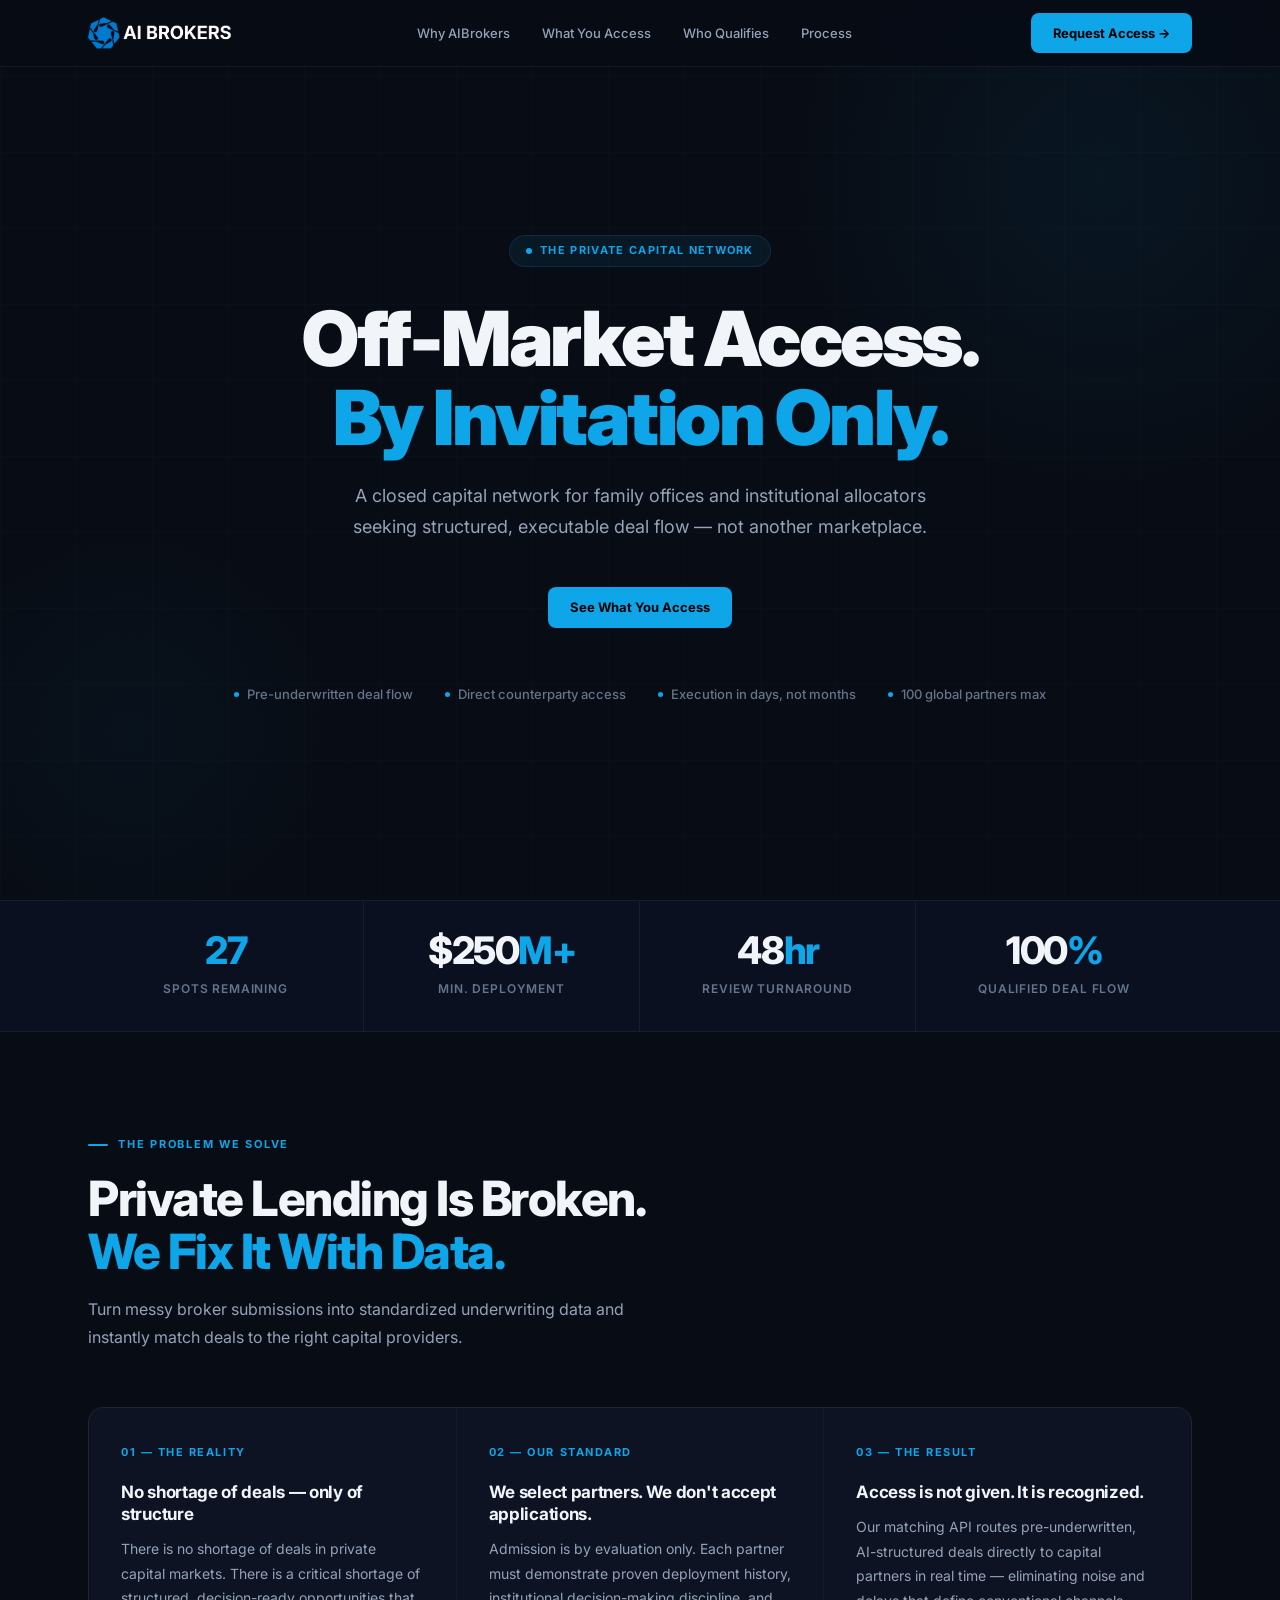
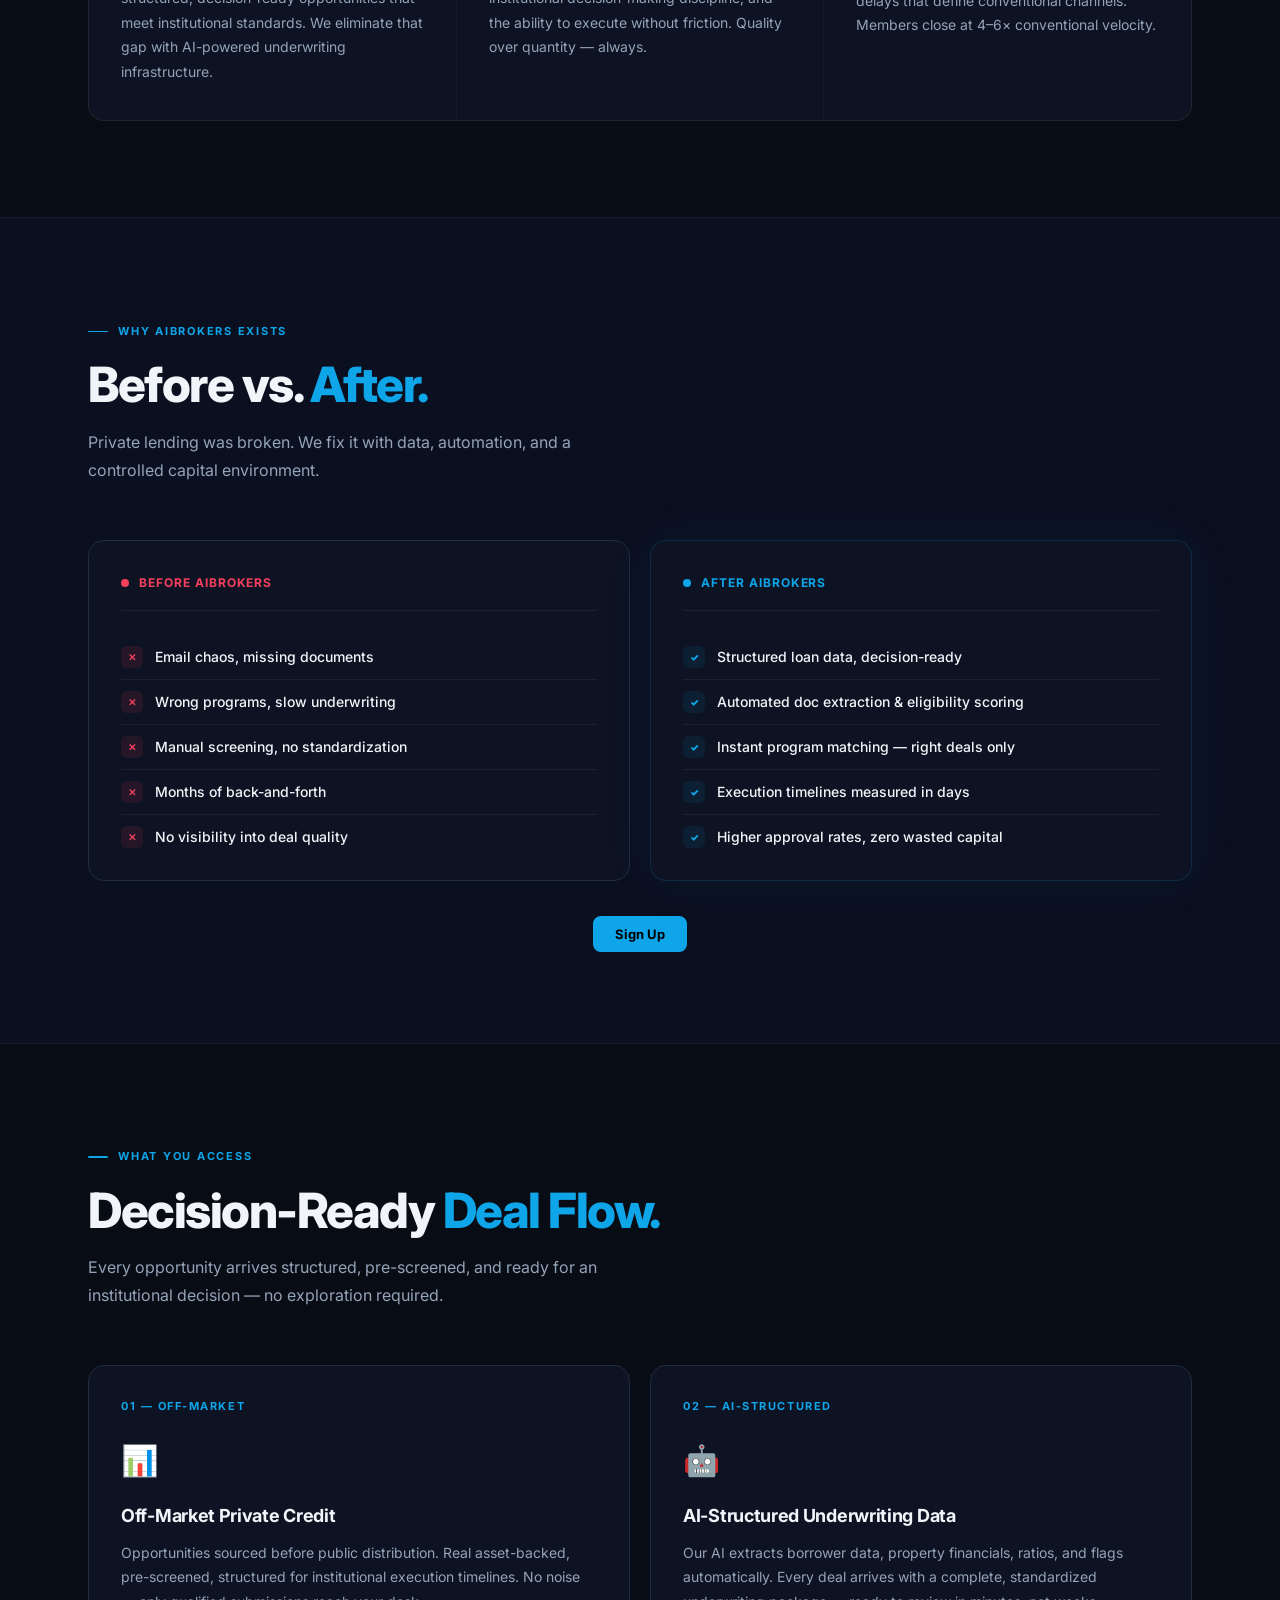
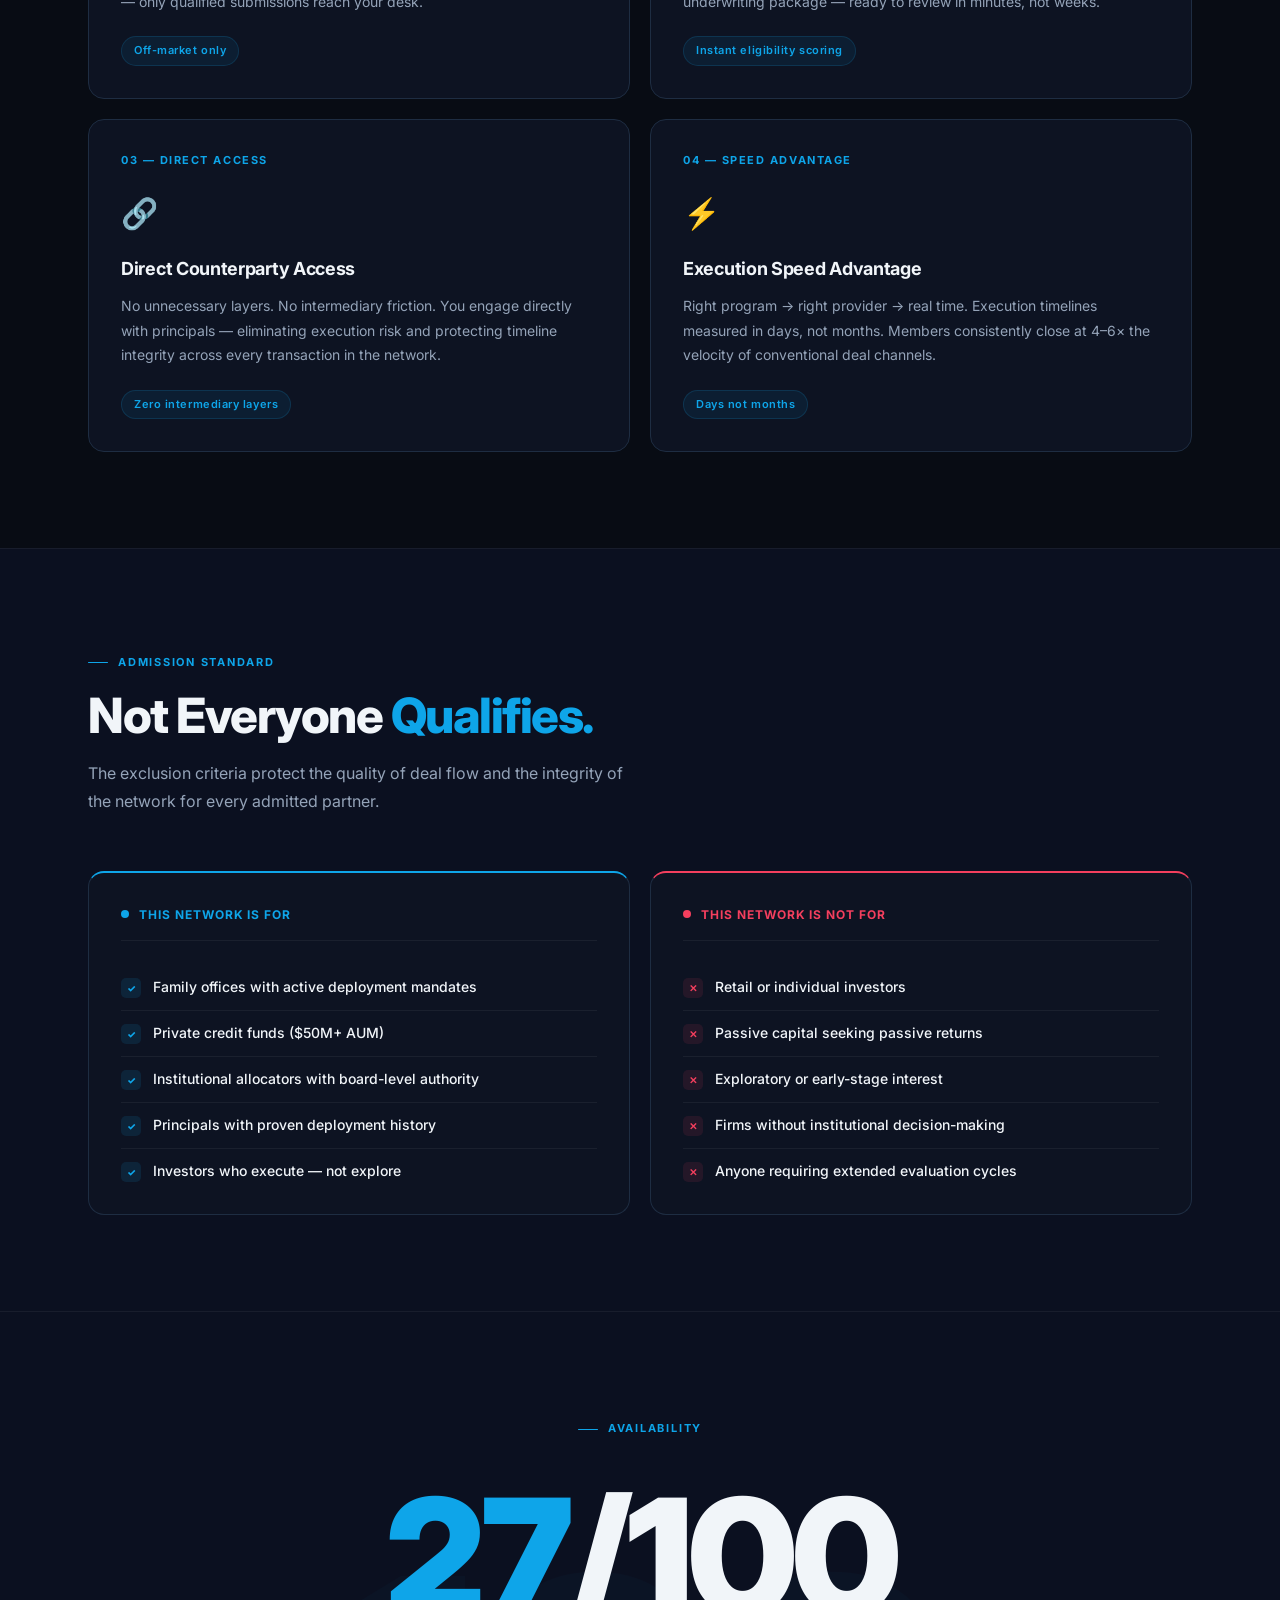
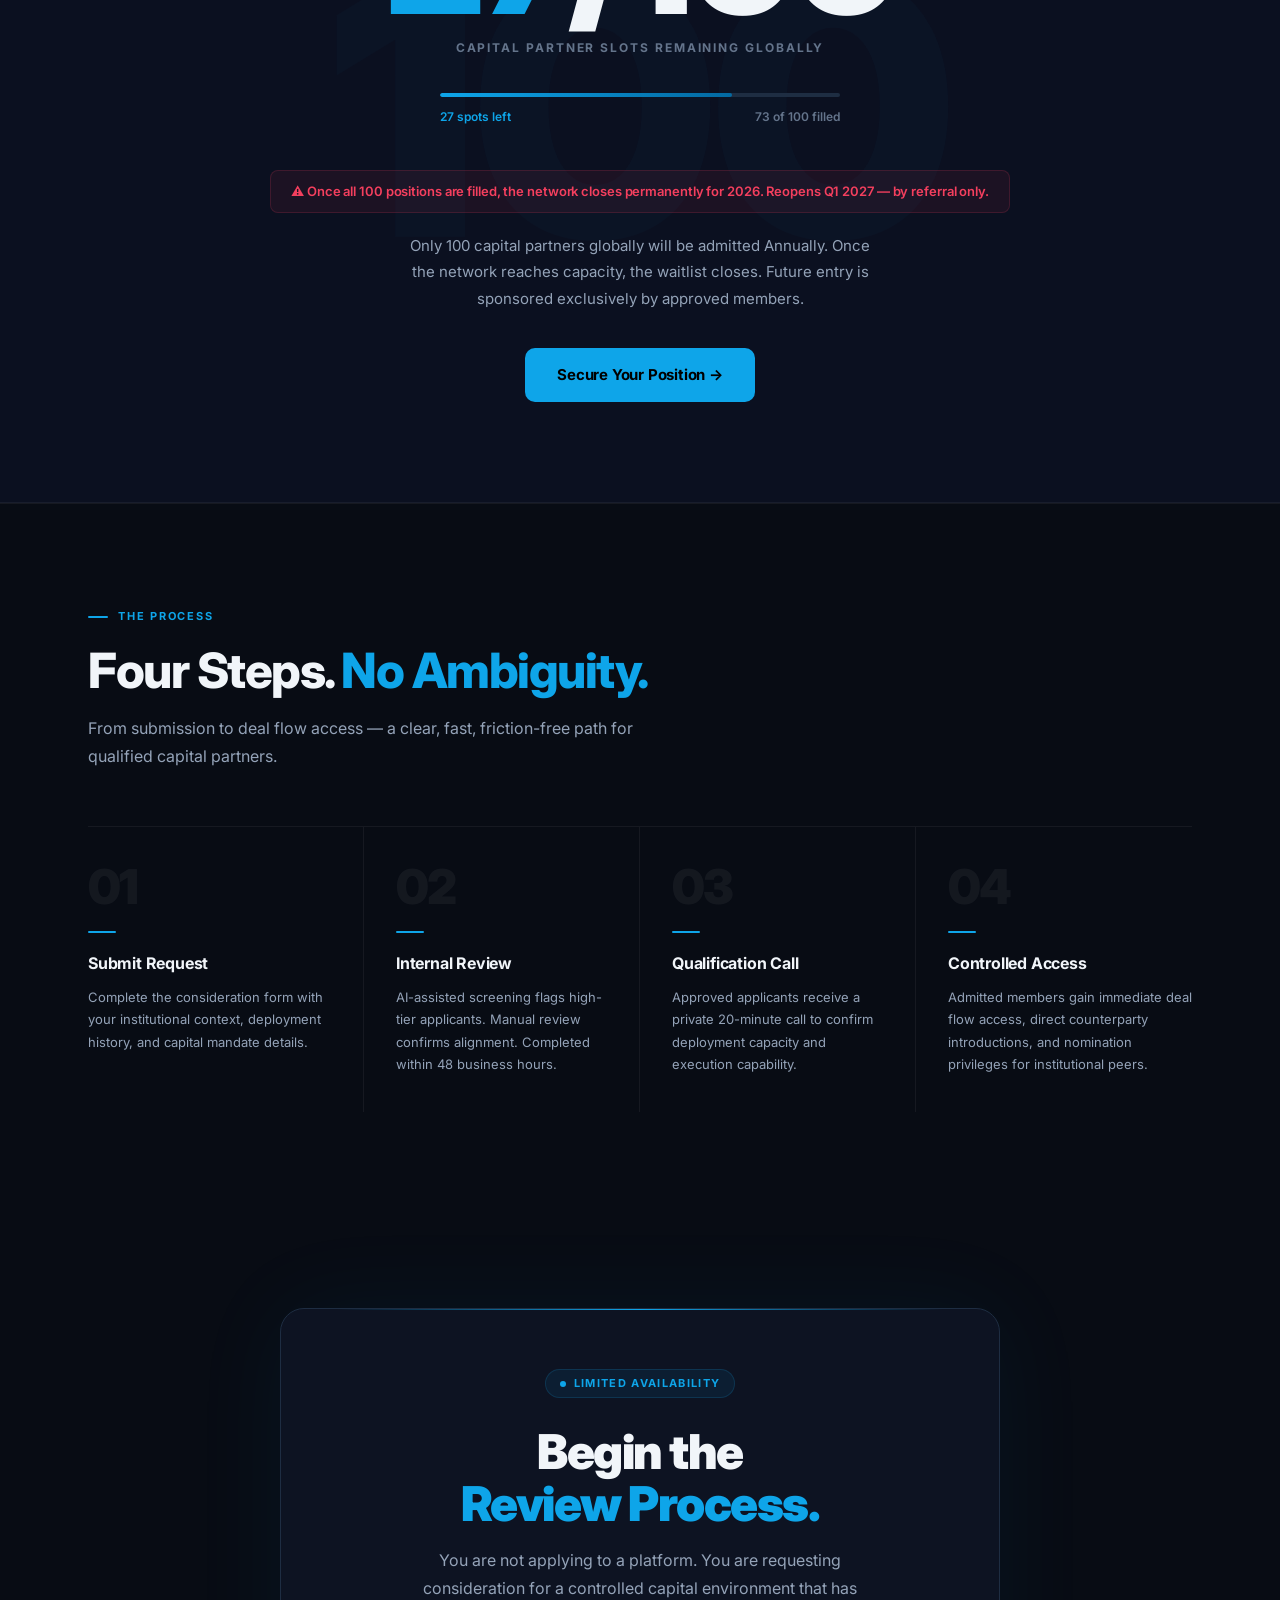
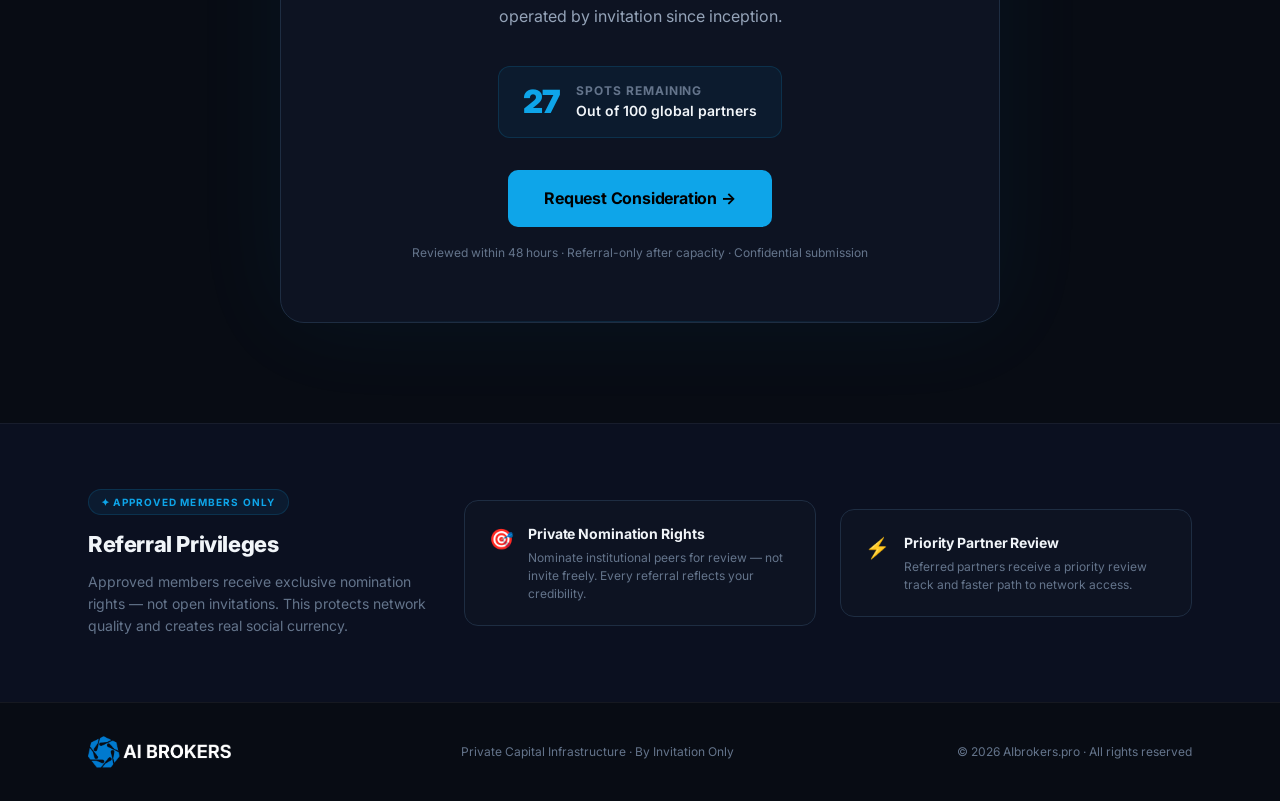
<file: index.html>
<!DOCTYPE html>
<html lang="en">
<head>
<meta charset="UTF-8">
<meta name="viewport" content="width=device-width, initial-scale=1.0">
<title>AIbrokers.pro — Private Capital Network</title>
  
<!-- ✅ Google Analytics 4 -->
<script async src="https://www.googletagmanager.com/gtag/js?id=G-C4FHCEX9BP"></script>
<script>
  window.dataLayer = window.dataLayer || [];
  function gtag(){dataLayer.push(arguments);}
  gtag('js', new Date());
  gtag('config', 'G-C4FHCEX9BP');
</script>

<link rel="preconnect" href="https://fonts.googleapis.com">
<link href="https://fonts.googleapis.com/css2?family=Inter:wght@300;400;500;600;700;800;900&display=swap" rel="stylesheet">
<style>
*, *::before, *::after { margin: 0; padding: 0; box-sizing: border-box; }
html { scroll-behavior: smooth; }

:root {
  --bg:        #080c14;
  --bg-1:      #0b1020;
  --bg-2:      #0e1528;
  --card:      #0d1322;
  --cyan:      #0ea5e9;
  --cyan-2:    #38bdf8;
  --cyan-dim:  rgba(14,165,233,0.08);
  --cyan-bdr:  rgba(14,165,233,0.16);
  --cyan-glo:  rgba(14,165,233,0.20);
  --white:     #f1f5f9;
  --g1:        #94a3b8;
  --g2:        #64748b;
  --g3:        #1e2d42;
  --line:      rgba(255,255,255,0.055);
  --red:       #f43f5e;
  --green:     #10b981;
}

body {
  background: var(--bg);
  color: var(--white);
  font-family: 'Inter', sans-serif;
  font-weight: 400;
  line-height: 1.6;
  -webkit-font-smoothing: antialiased;
  overflow-x: hidden;
}

.container { max-width: 1200px; margin: 0 auto; padding: 0 48px; }

/* ─────────────────── NAV ─────────────────── */
nav {
  position: fixed; top: 0; left: 0; right: 0; z-index: 100;
  background: rgba(8,12,20,0.82);
  backdrop-filter: blur(24px) saturate(160%);
  border-bottom: 1px solid var(--line);
}
.nav-inner {
  max-width: 1200px; margin: 0 auto; padding: 0 48px;
  height: 66px; display: flex; align-items: center; justify-content: space-between;
}
.logo { display: flex; align-items: center; gap: 10px; text-decoration: none; }
.logo-box {
  width: 32px; height: 32px; background: var(--cyan); border-radius: 7px;
  display: flex; align-items: center; justify-content: center;
  font-size: 11px; font-weight: 900; color: #000; letter-spacing: -0.5px;
}
.logo-text { font-size: 15px; font-weight: 700; color: var(--white); letter-spacing: -0.3px; }
.logo-text span { color: var(--cyan); }
.nav-links { display: flex; align-items: center; gap: 32px; }
.nav-link { font-size: 13px; font-weight: 500; color: var(--g1); text-decoration: none; transition: color .18s; }
.nav-link:hover { color: var(--white); }
.nav-cta {
  font-size: 13px; font-weight: 700; padding: 10px 22px;
  background: var(--cyan); color: #000; border: none; border-radius: 8px;
  cursor: pointer; text-decoration: none; letter-spacing: -0.1px; transition: all .2s;
}
.nav-cta:hover { background: var(--cyan-2); transform: translateY(-1px); box-shadow: 0 6px 24px var(--cyan-glo); }

/* ─────────────────── HERO ─────────────────── */
.hero {
  min-height: 100vh;
  display: flex; align-items: center;
  padding: 120px 0 80px;
  position: relative; overflow: hidden;
}
.hero-glow-r {
  position: absolute; top: -180px; right: -180px;
  width: 720px; height: 720px; border-radius: 50%;
  background: radial-gradient(circle, rgba(14,165,233,0.07) 0%, transparent 65%);
  pointer-events: none;
}
.hero-glow-l {
  position: absolute; bottom: -80px; left: -120px;
  width: 500px; height: 500px; border-radius: 50%;
  background: radial-gradient(circle, rgba(14,165,233,0.04) 0%, transparent 65%);
  pointer-events: none;
}
.hero-grid {
  position: absolute; inset: 0; pointer-events: none;
  background-image:
    linear-gradient(rgba(14,165,233,0.022) 1px, transparent 1px),
    linear-gradient(90deg, rgba(14,165,233,0.022) 1px, transparent 1px);
  background-size: 76px 76px;
}

.hero-inner { position: relative; z-index: 2; text-align: center; }

.hero-tag {
  display: inline-flex; align-items: center; gap: 8px;
  background: var(--cyan-dim); border: 1px solid var(--cyan-bdr);
  border-radius: 100px; padding: 6px 16px;
  font-size: 11px; font-weight: 700; letter-spacing: 0.12em;
  text-transform: uppercase; color: var(--cyan); margin-bottom: 32px;
}
.tag-dot {
  width: 6px; height: 6px; border-radius: 50%; background: var(--cyan);
  animation: blink 2.2s ease-in-out infinite;
}
@keyframes blink { 0%,100%{opacity:1;transform:scale(1)} 50%{opacity:0.3;transform:scale(0.7)} }

.hero h1 {
  font-size: clamp(42px, 6vw, 76px);
  font-weight: 900; line-height: 1.04; letter-spacing: -2.5px;
  color: var(--white); margin-bottom: 24px;
}
.hero h1 span { color: var(--cyan); }

.hero-sub {
  font-size: 18px; font-weight: 400; line-height: 1.72;
  color: var(--g1); max-width: 580px; margin: 0 auto 44px;
}

.hero-ctas {
  display: flex; align-items: center; justify-content: center;
  gap: 14px; margin-bottom: 56px; flex-wrap: wrap;
}

.btn-primary {
  font-family: 'Inter', sans-serif; font-size: 15px; font-weight: 700;
  padding: 15px 32px; background: var(--cyan); color: #000; border: none;
  border-radius: 10px; cursor: pointer; text-decoration: none;
  display: inline-flex; align-items: center; gap: 8px; letter-spacing: -0.2px;
  transition: all .25s;
}
.btn-primary:hover { background: var(--cyan-2); transform: translateY(-2px); box-shadow: 0 12px 40px var(--cyan-glo); }

.btn-ghost {
  font-size: 13px; font-weight: 700; padding: 10px 22px;
  background: var(--cyan); color: #000; border: none; border-radius: 8px;
  cursor: pointer; text-decoration: none; letter-spacing: -0.1px; transition: all .2s;
}
.btn-ghost:hover { border-color: var(--cyan-bdr); color:white; }

.hero-proof {
  display: flex; align-items: center; justify-content: center; gap: 32px; flex-wrap: wrap;
}
.proof-item { display: flex; align-items: center; gap: 8px; font-size: 13px; font-weight: 500; color: var(--g2); }
.proof-dot { width: 5px; height: 5px; border-radius: 50%; background: var(--cyan); }

/* ─────────────────── STATS ─────────────────── */
.stats-bar {
  border-top: 1px solid var(--line);
  border-bottom: 1px solid var(--line);
  background: var(--bg-1);
}
.stats-inner {
  max-width: 1200px; margin: 0 auto; padding: 0 48px;
  display: grid; grid-template-columns: repeat(4, 1fr);
}
.stat-cell {
  padding: 30px 0; text-align: center;
  border-right: 1px solid var(--line);
}
.stat-cell:last-child { border-right: none; }
.stat-num { font-size: 38px; font-weight: 800; color: var(--white); display: block; line-height: 1; margin-bottom: 6px; letter-spacing: -1.5px; }
.stat-num em { color: var(--cyan); font-style: normal; }
.stat-lbl { font-size: 12px; font-weight: 600; color: var(--g2); letter-spacing: 0.07em; text-transform: uppercase; }

/* ─────────────────── SECTIONS ─────────────────── */
.section { padding: 96px 0; }
.section-alt { background: var(--bg-1); }
.section-border { border-top: 1px solid var(--line); }

.eyebrow {
  display: inline-flex; align-items: center; gap: 10px;
  font-size: 11px; font-weight: 700; letter-spacing: 0.16em;
  text-transform: uppercase; color: var(--cyan); margin-bottom: 18px;
}
.eyebrow::before { content: ''; width: 20px; height: 1.5px; background: var(--cyan); border-radius: 2px; }

.sec-h {
  font-size: clamp(32px, 3.8vw, 52px); font-weight: 800;
  line-height: 1.1; letter-spacing: -1.5px; color: var(--white); margin-bottom: 16px;
}
.sec-h span { color: var(--cyan); }

.sec-p { font-size: 16px; font-weight: 400; color: var(--g1); line-height: 1.75; max-width: 560px; }

/* ─────────────────── WHY GRID ─────────────────── */
.why-grid {
  display: grid; grid-template-columns: repeat(3, 1fr);
  gap: 1px; margin-top: 56px;
  background: var(--line); border: 1px solid var(--line); border-radius: 16px; overflow: hidden;
}
.why-cell {
  background: var(--card); padding: 36px 32px;
  transition: background .2s;
  position: relative;
}
.why-cell:hover { background: rgba(14,165,233,0.04); }
.wc-num {
  font-size: 11px; font-weight: 700; letter-spacing: 0.14em;
  text-transform: uppercase; color: var(--cyan); margin-bottom: 20px;
}
.wc-h { font-size: 17px; font-weight: 700; color: var(--white); margin-bottom: 12px; letter-spacing: -0.3px; line-height: 1.3; }
.wc-p { font-size: 14px; font-weight: 400; color: var(--g1); line-height: 1.75; }

/* ─────────────────── BEFORE/AFTER ─────────────────── */
.ba-grid { display: grid; grid-template-columns: 1fr 1fr; gap: 20px; margin-top: 56px; }
.ba-card {
  background: var(--card); border: 1px solid var(--g3);
  border-radius: 16px; padding: 32px; overflow: hidden;
}
.ba-card.after { border-color: var(--cyan-bdr); box-shadow: 0 0 60px rgba(14,165,233,0.05); }
.ba-head {
  display: flex; align-items: center; gap: 10px; margin-bottom: 24px;
  padding-bottom: 18px; border-bottom: 1px solid var(--line);
}
.ba-dot { width: 8px; height: 8px; border-radius: 50%; }
.ba-dot.bad { background: var(--red); }
.ba-dot.good { background: var(--cyan); }
.ba-label { font-size: 12px; font-weight: 700; letter-spacing: 0.08em; text-transform: uppercase; }
.ba-label.bad { color: var(--red); }
.ba-label.good { color: var(--cyan); }
.ba-list { list-style: none; display: flex; flex-direction: column; gap: 0; }
.ba-list li {
  display: flex; align-items: center; gap: 12px;
  padding: 11px 0; border-bottom: 1px solid var(--line);
  font-size: 14px; font-weight: 500; color: var(--white); line-height: 1.4;
}
.ba-list li:last-child { border-bottom: none; padding-bottom: 0; }
.ba-icon {
  width: 22px; height: 22px; border-radius: 6px; flex-shrink: 0;
  display: flex; align-items: center; justify-content: center;
  font-size: 10px; font-weight: 900;
}
.ba-icon.bad  { background: rgba(244,63,94,0.10); color: var(--red); }
.ba-icon.good { background: var(--cyan-dim); color: var(--cyan); }

/* ─────────────────── ACCESS ─────────────────── */
.access-grid {
  display: grid; grid-template-columns: repeat(2, 1fr);
  gap: 20px; margin-top: 56px;
}
.ac-card {
  background: var(--card); border: 1px solid var(--g3);
  border-radius: 16px; padding: 32px;
  transition: border-color .25s, transform .22s, box-shadow .22s;
  position: relative; overflow: hidden;
}
.ac-card::before {
  content: ''; position: absolute; top: 0; left: 0; right: 0; height: 1px;
  background: linear-gradient(90deg, transparent, var(--cyan-bdr), transparent);
  opacity: 0; transition: opacity .3s;
}
.ac-card:hover { border-color: var(--cyan-bdr); transform: translateY(-4px); box-shadow: 0 20px 56px rgba(14,165,233,0.07); }
.ac-card:hover::before { opacity: 1; }
.ac-tag { font-size: 11px; font-weight: 700; letter-spacing: 0.14em; text-transform: uppercase; color: var(--cyan); margin-bottom: 20px; }
.ac-icon { font-size: 30px; margin-bottom: 18px; display: block; }
.ac-h { font-size: 18px; font-weight: 700; color: var(--white); margin-bottom: 10px; letter-spacing: -0.3px; }
.ac-p { font-size: 14px; font-weight: 400; color: var(--g1); line-height: 1.75; }
.ac-pill {
  display: inline-flex; align-items: center; gap: 6px; margin-top: 22px;
  background: var(--cyan-dim); border: 1px solid var(--cyan-bdr);
  border-radius: 100px; padding: 5px 12px;
  font-size: 11px; font-weight: 600; color: var(--cyan); letter-spacing: 0.05em;
}

/* ─────────────────── FILTER ─────────────────── */
.filter-grid { display: grid; grid-template-columns: 1fr 1fr; gap: 20px; margin-top: 56px; }
.filter-card {
  background: var(--card); border: 1px solid var(--g3);
  border-radius: 16px; padding: 32px;
}
.filter-card.yes { border-top: 2px solid var(--cyan); }
.filter-card.no  { border-top: 2px solid var(--red); }
.fcard-head {
  display: flex; align-items: center; gap: 10px;
  margin-bottom: 24px; padding-bottom: 16px; border-bottom: 1px solid var(--line);
}
.fc-dot { width: 8px; height: 8px; border-radius: 50%; }
.fc-dot.yes { background: var(--cyan); }
.fc-dot.no  { background: var(--red); }
.fc-lbl { font-size: 12px; font-weight: 700; letter-spacing: 0.08em; text-transform: uppercase; }
.fc-lbl.yes { color: var(--cyan); }
.fc-lbl.no  { color: var(--red); }
.fcard-list { list-style: none; display: flex; flex-direction: column; }
.fcard-list li {
  display: flex; align-items: flex-start; gap: 12px;
  padding: 12px 0; border-bottom: 1px solid var(--line);
  font-size: 14px; font-weight: 500; color: var(--white); line-height: 1.4;
}
.fcard-list li:last-child { border-bottom: none; padding-bottom: 0; }
.fli {
  width: 20px; height: 20px; border-radius: 5px; flex-shrink: 0;
  display: flex; align-items: center; justify-content: center;
  font-size: 10px; font-weight: 800; margin-top: 1px;
}
.fli.yes { background: rgba(14,165,233,0.12); color: var(--cyan); }
.fli.no  { background: rgba(244,63,94,0.10); color: var(--red); }

/* ─────────────────── SCARCITY ─────────────────── */
.scarcity {
  padding: 100px 0;
  background: var(--bg-1);
  border-top: 1px solid var(--line);
  border-bottom: 1px solid var(--line);
  text-align: center;
  position: relative; overflow: hidden;
}
.sc-ghost {
  position: absolute; font-size: 28vw; font-weight: 900;
  color: rgba(14,165,233,0.025); top: 50%; left: 50%;
  transform: translate(-50%,-50%); pointer-events: none;
  line-height: 1; letter-spacing: -6px; white-space: nowrap;
  font-family: 'Inter', sans-serif;
}
.sc-inner { position: relative; z-index: 2; }
.sc-big {
  font-size: clamp(80px, 16vw, 160px); font-weight: 900;
  line-height: 0.9; letter-spacing: -5px;
  color: var(--white); display: block; margin: 28px 0 10px;
}
.sc-big em { color: var(--cyan); font-style: normal; }
.sc-lbl {
  font-size: 12px; font-weight: 700; letter-spacing: 0.16em;
  text-transform: uppercase; color: var(--g2); margin-bottom: 36px; display: block;
}
.sc-track-wrap { max-width: 400px; margin: 0 auto 16px; }
.sc-track { height: 4px; background: var(--g3); border-radius: 4px; overflow: hidden; margin-bottom: 10px; }
.sc-fill { height: 100%; width: 73%; background: linear-gradient(90deg, var(--cyan), #0369a1); border-radius: 4px; }
.sc-nums { display: flex; justify-content: space-between; font-size: 12px; font-weight: 600; }
.sc-nums span:first-child { color: var(--cyan); }
.sc-nums span:last-child  { color: var(--g2); }
.sc-alert {
  display: inline-flex; align-items: center; gap: 8px;
  background: rgba(244,63,94,0.07); border: 1px solid rgba(244,63,94,0.16);
  border-radius: 8px; padding: 10px 20px;
  font-size: 13px; font-weight: 600; color: var(--red);
  margin: 28px 0 20px; letter-spacing: -0.1px;
}
.sc-note {
  font-size: 15px; color: var(--g1); line-height: 1.75;
  max-width: 460px; margin: 0 auto 36px;
}

/* ─────────────────── PROCESS ─────────────────── */
.process-grid {
  display: grid; grid-template-columns: repeat(4, 1fr);
  gap: 0; margin-top: 56px;
  border-top: 1px solid var(--line);
}
.p-col {
  padding: 36px 32px 36px 0; border-right: 1px solid var(--line);
}
.p-col:last-child { border-right: none; padding-right: 0; }
.p-col:not(:first-child) { padding-left: 32px; }
.p-num {
  font-size: 48px; font-weight: 900; color: rgba(255,255,255,0.05);
  line-height: 1; letter-spacing: -2px; display: block; margin-bottom: 20px;
}
.p-bar { width: 28px; height: 2px; background: var(--cyan); border-radius: 2px; margin-bottom: 18px; }
.p-h { font-size: 16px; font-weight: 700; color: var(--white); margin-bottom: 10px; letter-spacing: -0.2px; }
.p-t { font-size: 13px; font-weight: 400; color: var(--g1); line-height: 1.72; }

/* ─────────────────── CTA SECTION ─────────────────── */
.cta-section {
  padding: 100px 0;
  text-align: center;
  position: relative; overflow: hidden;
}
.cta-section::before {
  content: '';
  position: absolute; top: 50%; left: 50%; transform: translate(-50%,-50%);
  width: 800px; height: 400px;
  background: radial-gradient(ellipse, rgba(14,165,233,0.07) 0%, transparent 65%);
  pointer-events: none;
}
.cta-inner { position: relative; z-index: 2; }
.cta-card {
  max-width: 720px; margin: 0 auto;
  background: var(--card); border: 1px solid var(--g3);
  border-radius: 24px; padding: 60px 56px;
  position: relative; overflow: hidden;
  box-shadow: 0 0 100px rgba(14,165,233,0.06);
}
.cta-card::before {
  content: ''; position: absolute; top: 0; left: 56px; right: 56px; height: 1px;
  background: linear-gradient(90deg, transparent, var(--cyan), transparent);
}
.cta-card::after {
  content: ''; position: absolute; bottom: 0; left: 56px; right: 56px; height: 1px;
  background: linear-gradient(90deg, transparent, var(--cyan-bdr), transparent);
}
.cta-eyebrow {
  display: inline-flex; align-items: center; gap: 8px;
  background: var(--cyan-dim); border: 1px solid var(--cyan-bdr);
  border-radius: 100px; padding: 5px 14px;
  font-size: 11px; font-weight: 700; letter-spacing: 0.12em;
  text-transform: uppercase; color: var(--cyan); margin-bottom: 28px;
}
.cta-h {
  font-size: clamp(30px, 4vw, 48px); font-weight: 900;
  letter-spacing: -1.5px; color: var(--white); line-height: 1.08; margin-bottom: 16px;
}
.cta-h span { color: var(--cyan); }
.cta-p {
  font-size: 16px; color: var(--g1); line-height: 1.75;
  max-width: 480px; margin: 0 auto 36px;
}
.cta-spots {
  display: inline-flex; align-items: center; gap: 16px;
  background: rgba(14,165,233,0.06); border: 1px solid var(--cyan-bdr);
  border-radius: 12px; padding: 14px 24px; margin-bottom: 32px;
}
.spots-num { font-size: 32px; font-weight: 900; color: var(--cyan); line-height: 1; letter-spacing: -1px; }
.spots-info { text-align: left; }
.spots-top { font-size: 12px; font-weight: 700; letter-spacing: 0.08em; text-transform: uppercase; color: var(--g2); }
.spots-bot { font-size: 14px; font-weight: 600; color: var(--white); }
.cta-btns { display: flex; align-items: center; justify-content: center; gap: 14px; flex-wrap: wrap; }
.cta-note { font-size: 12px; color: var(--g2); margin-top: 16px; }

/* ─────────────────── REFERRAL ─────────────────── */
.ref-section {
  border-top: 1px solid var(--line);
  background: var(--bg-1); padding: 64px 0;
}
.ref-inner {
  max-width: 1200px; margin: 0 auto; padding: 0 48px;
  display: grid; grid-template-columns: 1fr 1fr 1fr; gap: 24px; align-items: center;
}
.ref-badge {
  display: inline-flex; align-items: center; gap: 6px;
  background: var(--cyan-dim); border: 1px solid var(--cyan-bdr);
  border-radius: 100px; padding: 4px 12px;
  font-size: 10px; font-weight: 700; letter-spacing: 0.12em;
  text-transform: uppercase; color: var(--cyan); margin-bottom: 12px;
}
.ref-h { font-size: 22px; font-weight: 800; color: var(--white); letter-spacing: -0.4px; margin-bottom: 8px; }
.ref-p { font-size: 14px; color: var(--g2); line-height: 1.6; }
.ref-card {
  background: var(--card); border: 1px solid var(--g3);
  border-radius: 14px; padding: 22px 24px;
  display: flex; align-items: flex-start; gap: 14px;
  transition: border-color .2s;
}
.ref-card:hover { border-color: var(--cyan-bdr); }
.ref-icon { font-size: 20px; flex-shrink: 0; }
.ref-ct { }
.ref-ct-h { font-size: 14px; font-weight: 700; color: var(--white); margin-bottom: 4px; letter-spacing: -0.1px; }
.ref-ct-p { font-size: 12px; font-weight: 400; color: var(--g2); line-height: 1.5; }

/* ─────────────────── FOOTER ─────────────────── */
footer {
  border-top: 1px solid var(--line);
  background: var(--bg); padding: 32px 0;
}
.foot-inner {
  max-width: 1200px; margin: 0 auto; padding: 0 48px;
  display: flex; align-items: center; justify-content: space-between;
}
.foot-logo { display: flex; align-items: center; gap: 10px; text-decoration: none; }
.foot-box { width: 26px; height: 26px; background: var(--cyan); border-radius: 6px; display: flex; align-items: center; justify-content: center; font-size: 10px; font-weight: 900; color: #000; }
.foot-name { font-size: 14px; font-weight: 700; color: var(--white); }
.foot-name span { color: var(--cyan); }
.foot-t { font-size: 12px; font-weight: 400; color: var(--g2); }

/* ─────────────────── ANIMATIONS ─────────────────── */
@keyframes fadeUp {
  from { opacity: 0; transform: translateY(24px); }
  to   { opacity: 1; transform: translateY(0); }
}
.hero-tag   { animation: fadeUp .55s .00s ease both; }
.hero h1    { animation: fadeUp .55s .08s ease both; }
.hero-sub   { animation: fadeUp .55s .16s ease both; }
.hero-ctas  { animation: fadeUp .55s .22s ease both; }
.hero-proof { animation: fadeUp .55s .28s ease both; }

.reveal {
  opacity: 0; transform: translateY(20px);
  transition: opacity .5s ease, transform .5s ease;
}
.reveal.visible { opacity: 1; transform: translateY(0); }

/* ─────────────────── RESPONSIVE ─────────────────── */
@media (max-width: 960px) {
  .container, .nav-inner, .stats-inner, .ref-inner, .foot-inner { padding: 0 24px; }
  .nav-links .nav-link { display: none; }
  .hero { padding: 100px 0 60px; }
  .hero-inner { padding: 0 24px; }
  .hero h1 { letter-spacing: -1.5px; }
  .why-grid { grid-template-columns: 1fr; }
  .ba-grid, .access-grid, .filter-grid { grid-template-columns: 1fr; }
  .process-grid { grid-template-columns: 1fr 1fr; }
  .p-col { padding: 28px 0; border-right: none; border-bottom: 1px solid var(--line); }
  .p-col:not(:first-child) { padding-left: 0; }
  .stats-inner { grid-template-columns: 1fr 1fr; }
  .ref-inner { grid-template-columns: 1fr; }
  .cta-card { padding: 40px 28px; }
  .foot-inner { flex-direction: column; gap: 12px; text-align: center; }
  .section { padding: 72px 0; }
  .hero-proof { flex-direction: column; gap: 12px; }
}
</style>
</head>
<body>

<!-- ── NAV ── -->
<nav>
  <div class="nav-inner">
    <a href="#" class="logo">
     <img style="width: 150px;" src="./Assets/LogoAIBROKERS.png" alt="AI BROKERS LOGO">
    </a>
    <div class="nav-links">
      <a href="#why" class="nav-link">Why AIBrokers</a>
      <a href="#access" class="nav-link">What You Access</a>
      <a href="#qualify" class="nav-link">Who Qualifies</a>
      <a href="#process" class="nav-link">Process</a>
    </div>
    <a href="https://link.aibrokers.pro/widget/survey/VMknv7G3g5BNWIwScLQp?notrack=true" target="_blank" class="nav-cta">Request Access →</a>
  </div>
</nav>

<!-- ── HERO ── -->
<section class="hero">
  <div class="hero-glow-r"></div>
  <div class="hero-glow-l"></div>
  <div class="hero-grid"></div>
  <div class="container">
    <div class="hero-inner">
      <div class="hero-tag"><span class="tag-dot"></span> The Private Capital Network</div>
      <h1>Off-Market Access.<br><span>By Invitation Only.</span></h1>
      <p class="hero-sub">A closed capital network for family offices and institutional allocators seeking structured, executable deal flow — not another marketplace.</p>
      <div class="hero-ctas">
        <a href="#why" class="btn-ghost">See What You Access</a>
      </div>
      <div class="hero-proof">
        <div class="proof-item"><span class="proof-dot"></span> Pre-underwritten deal flow</div>
        <div class="proof-item"><span class="proof-dot"></span> Direct counterparty access</div>
        <div class="proof-item"><span class="proof-dot"></span> Execution in days, not months</div>
        <div class="proof-item"><span class="proof-dot"></span> 100 global partners max</div>
      </div>
    </div>
  </div>
</section>

<!-- ── STATS BAR ── -->
<div class="stats-bar">
  <div class="stats-inner">
    <div class="stat-cell">
      <span class="stat-num"><em>27</em></span>
      <span class="stat-lbl">Spots Remaining</span>
    </div>
    <div class="stat-cell">
      <span class="stat-num">$250<em>M+</em></span>
      <span class="stat-lbl">Min. Deployment</span>
    </div>
    <div class="stat-cell">
      <span class="stat-num">48<em>hr</em></span>
      <span class="stat-lbl">Review Turnaround</span>
    </div>
    <div class="stat-cell">
      <span class="stat-num">100<em>%</em></span>
      <span class="stat-lbl">Qualified Deal Flow</span>
    </div>
  </div>
</div>

<!-- ── WHY ── -->
<section class="section" id="why">
  <div class="container">
    <div class="eyebrow">The Problem We Solve</div>
    <div class="sec-h">Private Lending Is Broken.<br><span>We Fix It With Data.</span></div>
    <p class="sec-p">Turn messy broker submissions into standardized underwriting data and instantly match deals to the right capital providers.</p>

    <div class="why-grid">
      <div class="why-cell reveal">
        <div class="wc-num">01 — The Reality</div>
        <div class="wc-h">No shortage of deals — only of structure</div>
        <div class="wc-p">There is no shortage of deals in private capital markets. There is a critical shortage of structured, decision-ready opportunities that meet institutional standards. We eliminate that gap with AI-powered underwriting infrastructure.</div>
      </div>
      <div class="why-cell reveal">
        <div class="wc-num">02 — Our Standard</div>
        <div class="wc-h">We select partners. We don't accept applications.</div>
        <div class="wc-p">Admission is by evaluation only. Each partner must demonstrate proven deployment history, institutional decision-making discipline, and the ability to execute without friction. Quality over quantity — always.</div>
      </div>
      <div class="why-cell reveal">
        <div class="wc-num">03 — The Result</div>
        <div class="wc-h">Access is not given. It is recognized.</div>
        <div class="wc-p">Our matching API routes pre-underwritten, AI-structured deals directly to capital partners in real time — eliminating noise and delays that define conventional channels. Members close at 4–6× conventional velocity.</div>
      </div>
    </div>
  </div>
</section>

<!-- ── BEFORE / AFTER ── -->
<section class="section section-alt section-border">
  <div class="container">
    <div class="eyebrow">Why AIBrokers Exists</div>
    <div class="sec-h">Before vs. <span>After.</span></div>
    <p class="sec-p">Private lending was broken. We fix it with data, automation, and a controlled capital environment.</p>

    <div class="ba-grid">
      <div class="ba-card reveal">
        <div class="ba-head">
          <div class="ba-dot bad"></div>
          <span class="ba-label bad">Before AIBrokers</span>
        </div>
        <ul class="ba-list">
          <li><div class="ba-icon bad">✕</div> Email chaos, missing documents</li>
          <li><div class="ba-icon bad">✕</div> Wrong programs, slow underwriting</li>
          <li><div class="ba-icon bad">✕</div> Manual screening, no standardization</li>
          <li><div class="ba-icon bad">✕</div> Months of back-and-forth</li>
          <li><div class="ba-icon bad">✕</div> No visibility into deal quality</li>
        </ul>
      </div>
      <div class="ba-card after reveal">
        <div class="ba-head">
          <div class="ba-dot good"></div>
          <span class="ba-label good">After AIBrokers</span>
        </div>
        <ul class="ba-list">
          <li><div class="ba-icon good">✓</div> Structured loan data, decision-ready</li>
          <li><div class="ba-icon good">✓</div> Automated doc extraction & eligibility scoring</li>
          <li><div class="ba-icon good">✓</div> Instant program matching — right deals only</li>
          <li><div class="ba-icon good">✓</div> Execution timelines measured in days</li>
          <li><div class="ba-icon good">✓</div> Higher approval rates, zero wasted capital</li>
        </ul>
      </div>
     
    </div>
    
  </div>
   <div style="text-align: center; margin-top: 40px;">
            <a href="https://link.aibrokers.pro/widget/survey/VMknv7G3g5BNWIwScLQp?notrack=true" target="_blank" class="nav-cta">Sign Up</a>

      </div>
</section>

<!-- ── ACCESS ── -->
<section class="section section-border" id="access">
  <div class="container">
    <div class="eyebrow">What You Access</div>
    <div class="sec-h">Decision-Ready <span>Deal Flow.</span></div>
    <p class="sec-p">Every opportunity arrives structured, pre-screened, and ready for an institutional decision — no exploration required.</p>

    <div class="access-grid">
      <div class="ac-card reveal">
        <div class="ac-tag">01 — Off-Market</div>
        <span class="ac-icon">📊</span>
        <div class="ac-h">Off-Market Private Credit</div>
        <div class="ac-p">Opportunities sourced before public distribution. Real asset-backed, pre-screened, structured for institutional execution timelines. No noise — only qualified submissions reach your desk.</div>
        <div class="ac-pill">Off-market only</div>
      </div>
      <div class="ac-card reveal">
        <div class="ac-tag">02 — AI-Structured</div>
        <span class="ac-icon">🤖</span>
        <div class="ac-h">AI-Structured Underwriting Data</div>
        <div class="ac-p">Our AI extracts borrower data, property financials, ratios, and flags automatically. Every deal arrives with a complete, standardized underwriting package — ready to review in minutes, not weeks.</div>
        <div class="ac-pill">Instant eligibility scoring</div>
      </div>
      <div class="ac-card reveal">
        <div class="ac-tag">03 — Direct Access</div>
        <span class="ac-icon">🔗</span>
        <div class="ac-h">Direct Counterparty Access</div>
        <div class="ac-p">No unnecessary layers. No intermediary friction. You engage directly with principals — eliminating execution risk and protecting timeline integrity across every transaction in the network.</div>
        <div class="ac-pill">Zero intermediary layers</div>
      </div>
      <div class="ac-card reveal">
        <div class="ac-tag">04 — Speed Advantage</div>
        <span class="ac-icon">⚡</span>
        <div class="ac-h">Execution Speed Advantage</div>
        <div class="ac-p">Right program → right provider → real time. Execution timelines measured in days, not months. Members consistently close at 4–6× the velocity of conventional deal channels.</div>
        <div class="ac-pill">Days not months</div>
      </div>
    </div>
  </div>
</section>

<!-- ── FILTER ── -->
<section class="section section-alt section-border" id="qualify">
  <div class="container">
    <div class="eyebrow">Admission Standard</div>
    <div class="sec-h">Not Everyone <span>Qualifies.</span></div>
    <p class="sec-p">The exclusion criteria protect the quality of deal flow and the integrity of the network for every admitted partner.</p>

    <div class="filter-grid">
      <div class="filter-card yes reveal">
        <div class="fcard-head">
          <div class="fc-dot yes"></div>
          <span class="fc-lbl yes">This Network Is For</span>
        </div>
        <ul class="fcard-list">
          <li><div class="fli yes">✓</div> Family offices with active deployment mandates</li>
          <li><div class="fli yes">✓</div> Private credit funds ($50M+ AUM)</li>
          <li><div class="fli yes">✓</div> Institutional allocators with board-level authority</li>
          <li><div class="fli yes">✓</div> Principals with proven deployment history</li>
          <li><div class="fli yes">✓</div> Investors who execute — not explore</li>
        </ul>
      </div>
      <div class="filter-card no reveal">
        <div class="fcard-head">
          <div class="fc-dot no"></div>
          <span class="fc-lbl no">This Network Is NOT For</span>
        </div>
        <ul class="fcard-list">
          <li><div class="fli no">✕</div> Retail or individual investors</li>
          <li><div class="fli no">✕</div> Passive capital seeking passive returns</li>
          <li><div class="fli no">✕</div> Exploratory or early-stage interest</li>
          <li><div class="fli no">✕</div> Firms without institutional decision-making</li>
          <li><div class="fli no">✕</div> Anyone requiring extended evaluation cycles</li>
        </ul>

      </div>
      
    </div>
    
  </div>

</section>

<!-- ── SCARCITY ── -->
<section class="scarcity">
  <div class="sc-ghost">100</div>
  <div class="container">
    <div class="sc-inner">
      <div class="eyebrow" style="justify-content:center">Availability</div>
      <span class="sc-big"><em>27</em>/100</span>
      <span class="sc-lbl">Capital Partner Slots Remaining Globally</span>

      <div class="sc-track-wrap">
        <div class="sc-track"><div class="sc-fill"></div></div>
        <div class="sc-nums">
          <span>27 spots left</span>
          <span>73 of 100 filled</span>
        </div>
      </div>

      <div class="sc-alert">⚠ Once all 100 positions are filled, the network closes permanently for 2026. Reopens Q1 2027 — by referral only.</div>
      <p class="sc-note">Only 100 capital partners globally will be admitted Annually. Once the network reaches capacity, the waitlist closes. Future entry is sponsored exclusively by approved members.</p>
      <a href="https://link.aibrokers.pro/widget/survey/VMknv7G3g5BNWIwScLQp?notrack=true" target="_blank" class="btn-primary">Secure Your Position →</a>
    </div>
  </div>
</section>

<!-- ── PROCESS ── -->
<section class="section section-border" id="process">
  <div class="container">
    <div class="eyebrow">The Process</div>
    <div class="sec-h">Four Steps. <span>No Ambiguity.</span></div>
    <p class="sec-p">From submission to deal flow access — a clear, fast, friction-free path for qualified capital partners.</p>

    <div class="process-grid">
      <div class="p-col reveal">
        <span class="p-num">01</span>
        <div class="p-bar"></div>
        <div class="p-h">Submit Request</div>
        <div class="p-t">Complete the consideration form with your institutional context, deployment history, and capital mandate details.</div>
      </div>
      <div class="p-col reveal">
        <span class="p-num">02</span>
        <div class="p-bar"></div>
        <div class="p-h">Internal Review</div>
        <div class="p-t">AI-assisted screening flags high-tier applicants. Manual review confirms alignment. Completed within 48 business hours.</div>
      </div>
      <div class="p-col reveal">
        <span class="p-num">03</span>
        <div class="p-bar"></div>
        <div class="p-h">Qualification Call</div>
        <div class="p-t">Approved applicants receive a private 20-minute call to confirm deployment capacity and execution capability.</div>
      </div>
      <div class="p-col reveal">
        <span class="p-num">04</span>
        <div class="p-bar"></div>
        <div class="p-h">Controlled Access</div>
        <div class="p-t">Admitted members gain immediate deal flow access, direct counterparty introductions, and nomination privileges for institutional peers.</div>
      </div>
    </div>
  </div>
</section>

<!-- ── CTA ── -->
<section class="cta-section">
  <div class="container">
    <div class="cta-inner">
      <div class="cta-card reveal">
        <div class="cta-eyebrow"><span class="tag-dot"></span> Limited Availability</div>
        <div class="cta-h">Begin the<br><span>Review Process.</span></div>
        <p class="cta-p">You are not applying to a platform. You are requesting consideration for a controlled capital environment that has operated by invitation since inception.</p>

        <div class="cta-spots">
          <div class="spots-num">27</div>
          <div class="spots-info">
            <div class="spots-top">Spots Remaining</div>
            <div class="spots-bot">Out of 100 global partners</div>
          </div>
        </div>

        <div class="cta-btns">
          <a href="https://link.aibrokers.pro/widget/survey/VMknv7G3g5BNWIwScLQp?notrack=true" target="_blank" class="btn-primary" style="font-size:16px;padding:16px 36px">Request Consideration →</a>
        </div>
        <div class="cta-note">Reviewed within 48 hours · Referral-only after capacity · Confidential submission</div>
      </div>
    </div>
  </div>
</section>

<!-- ── REFERRAL ── -->
<div class="ref-section">
  <div class="ref-inner">
    <div>
      <div class="ref-badge">✦ Approved Members Only</div>
      <div class="ref-h">Referral Privileges</div>
      <div class="ref-p">Approved members receive exclusive nomination rights — not open invitations. This protects network quality and creates real social currency.</div>
    </div>
    <div class="ref-card reveal">
      <span class="ref-icon">🎯</span>
      <div class="ref-ct">
        <div class="ref-ct-h">Private Nomination Rights</div>
        <div class="ref-ct-p">Nominate institutional peers for review — not invite freely. Every referral reflects your credibility.</div>
      </div>
    </div>
    <div class="ref-card reveal">
      <span class="ref-icon">⚡</span>
      <div class="ref-ct">
        <div class="ref-ct-h">Priority Partner Review</div>
        <div class="ref-ct-p">Referred partners receive a priority review track and faster path to network access.</div>
      </div>
    </div>
  </div>
</div>

<!-- ── FOOTER ── -->
<footer>
  <div class="foot-inner">
    <a href="#" class="foot-logo">
          <img style="width: 150px;" src="./Assets/LogoAIBROKERS.png" alt="AI BROKERS LOGO">

    </a>
    <div class="foot-t">Private Capital Infrastructure · By Invitation Only</div>
    <div class="foot-t">© 2026 AIbrokers.pro · All rights reserved</div>
  </div>
</footer>

<script>
const io = new IntersectionObserver((entries) => {
  entries.forEach((en, i) => {
    if (en.isIntersecting) {
      setTimeout(() => en.target.classList.add('visible'), 0);
      io.unobserve(en.target);
    }
  });
}, { threshold: 0.07, rootMargin: '0px 0px -32px 0px' });

document.querySelectorAll('.reveal').forEach((el, i) => {
  el.style.transitionDelay = (i % 3) * 0.09 + 's';
  io.observe(el);
});

document.querySelectorAll('a[href^="#"]').forEach(a => {
  a.addEventListener('click', e => {
    const t = document.querySelector(a.getAttribute('href'));
    if (t) { e.preventDefault(); t.scrollIntoView({ behavior: 'smooth', block: 'start' }); }
  });
});
</script>
</body>
</html>
</file>
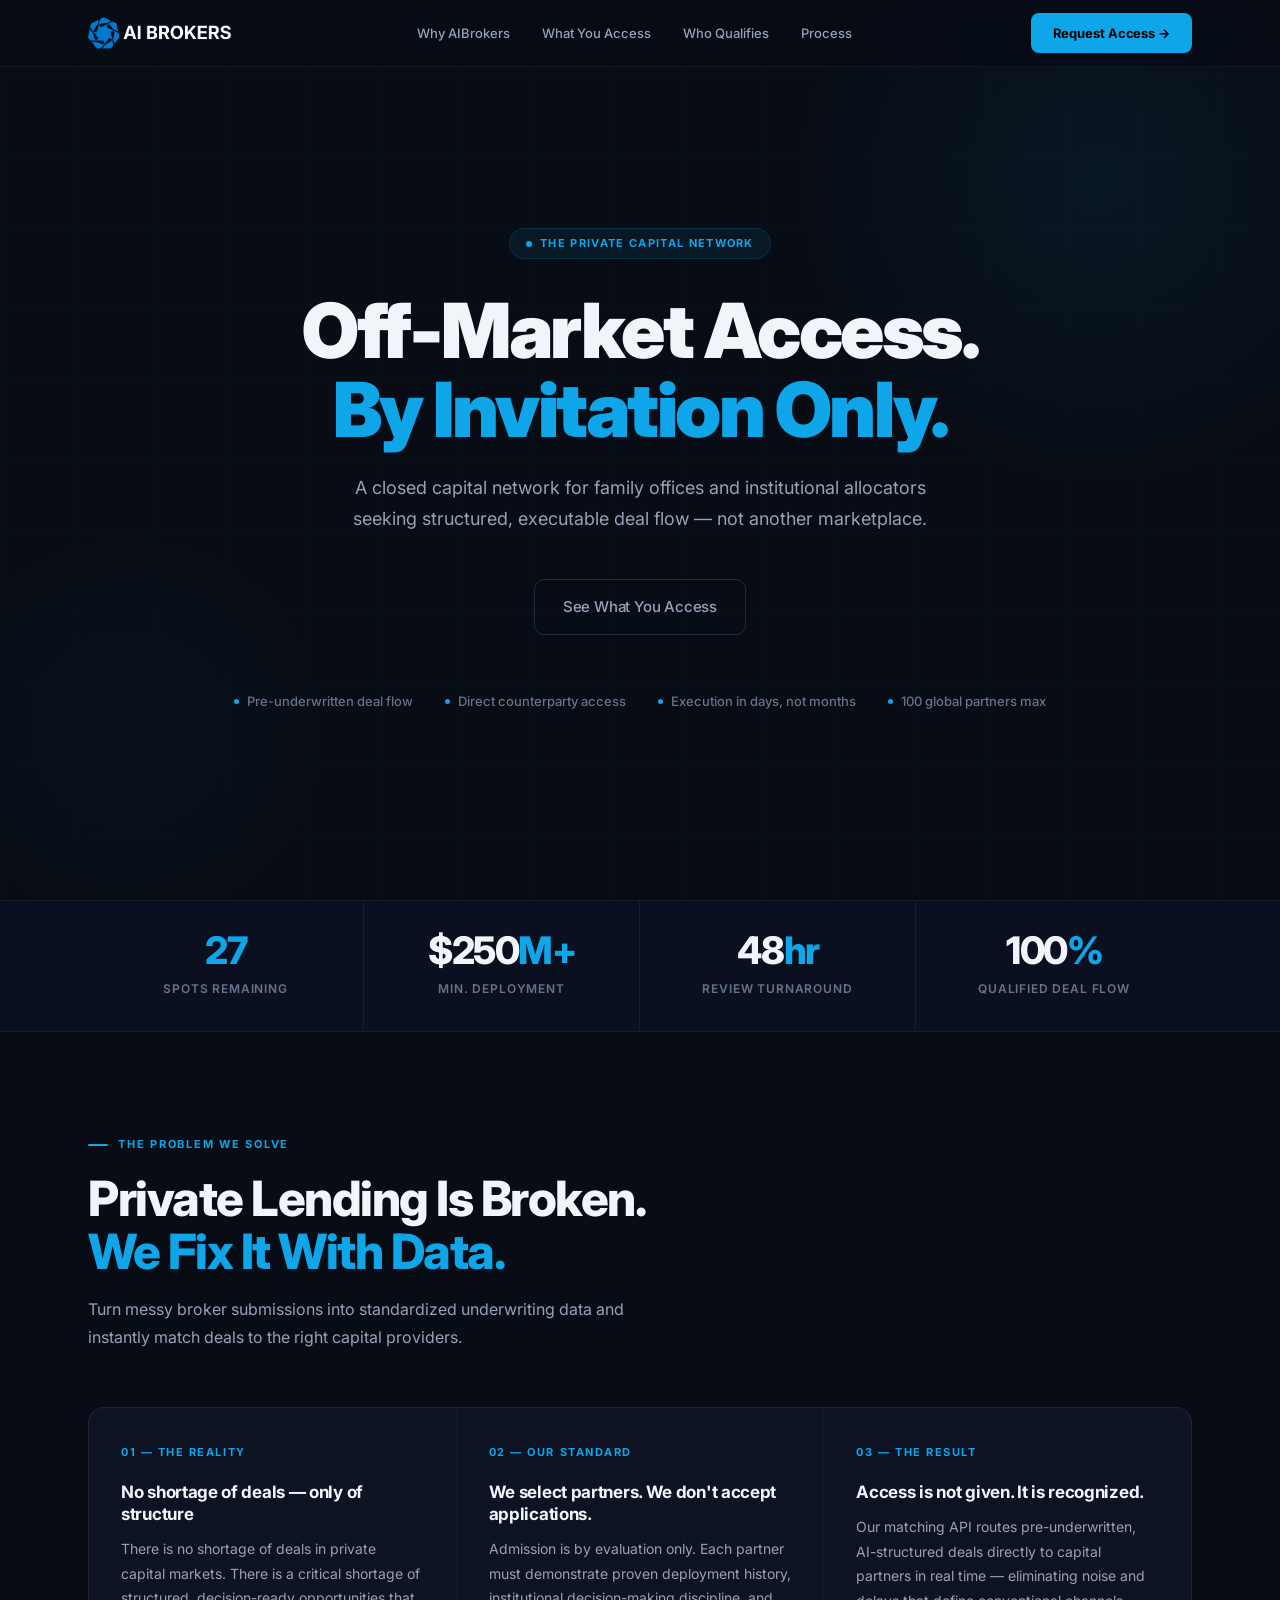
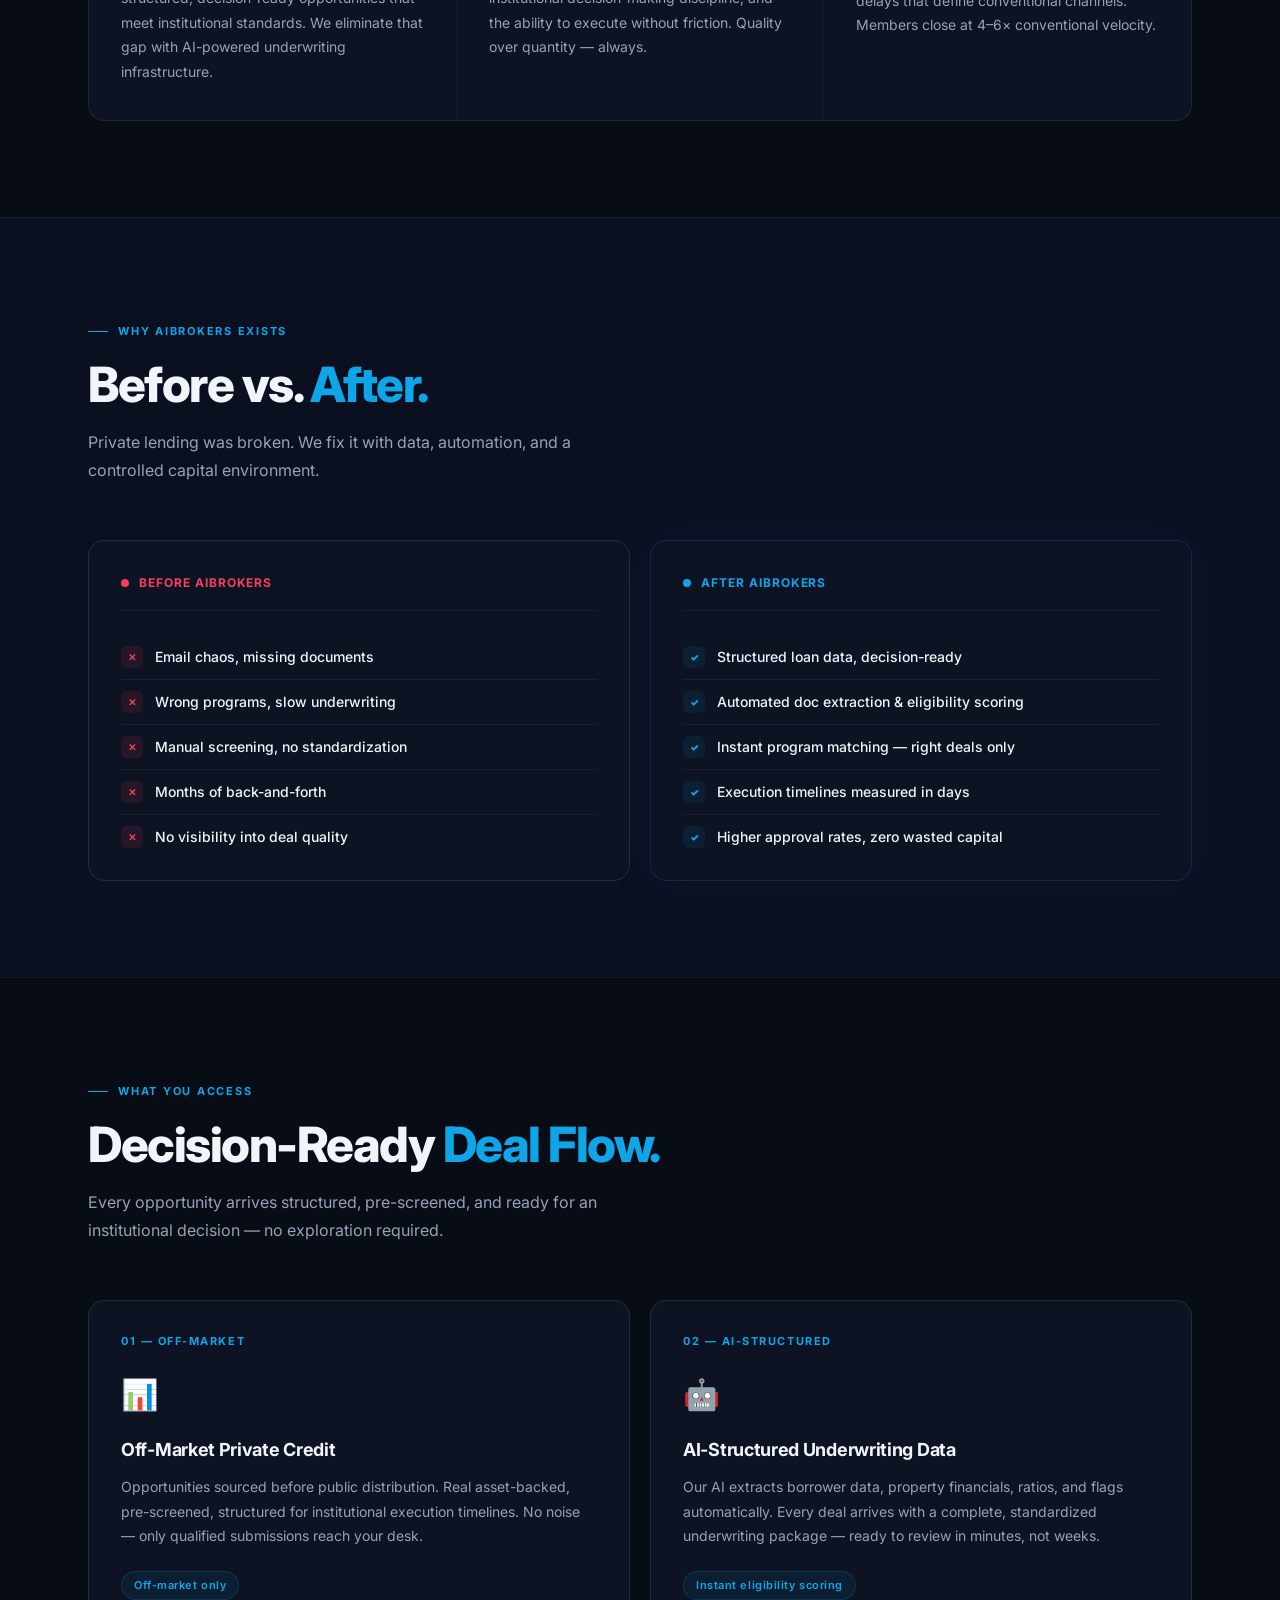
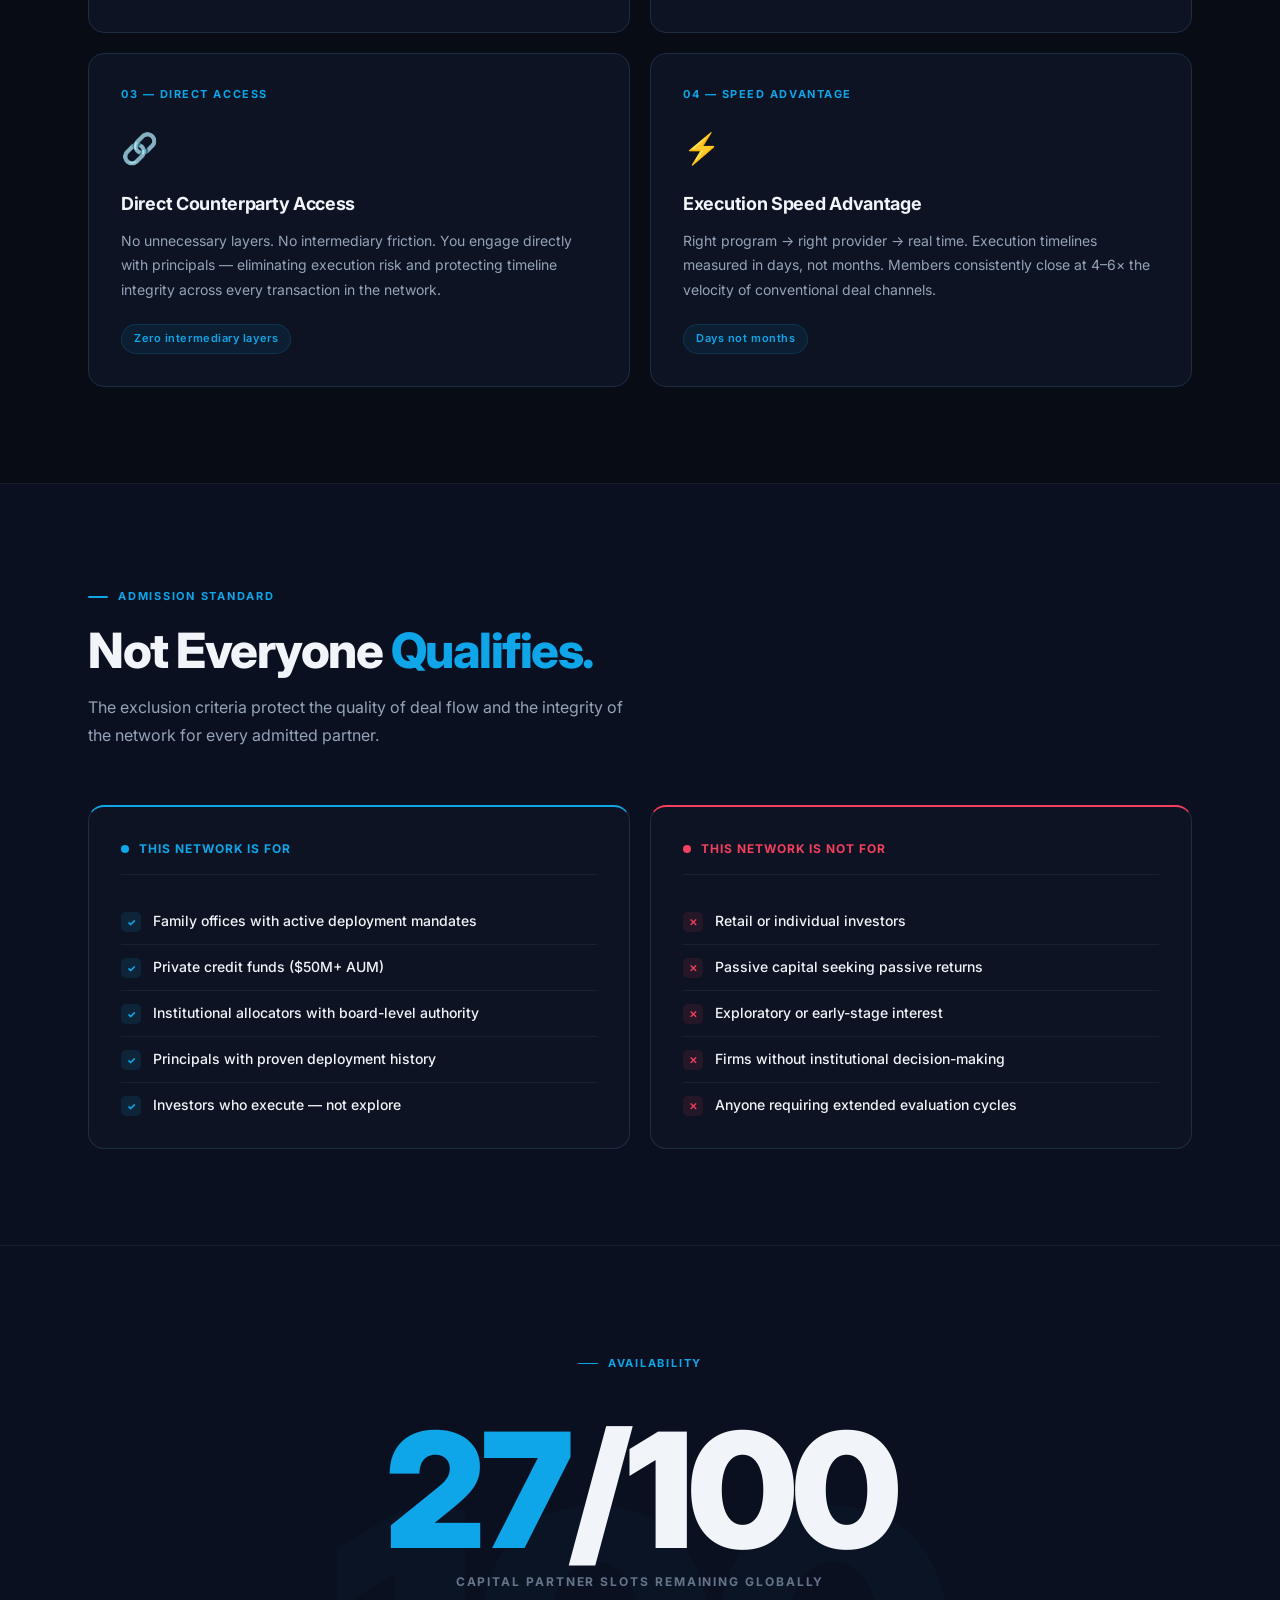
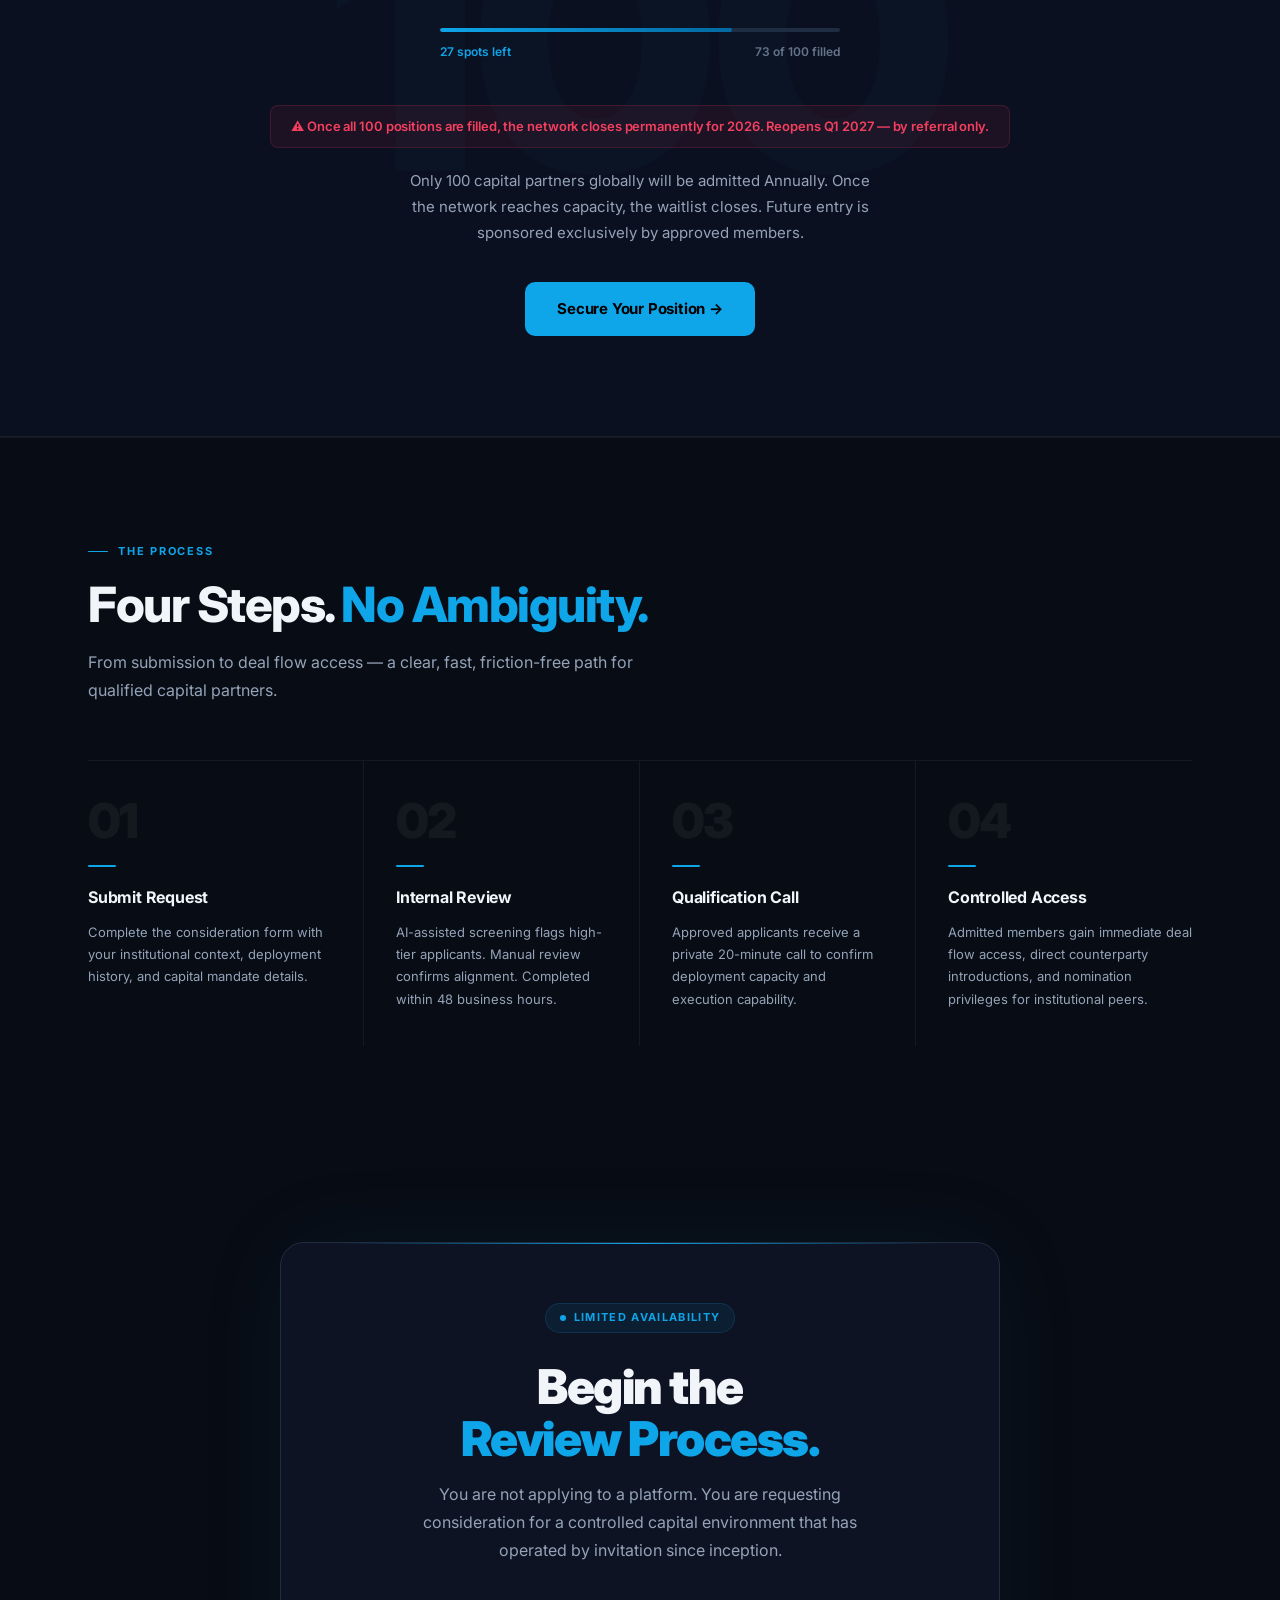
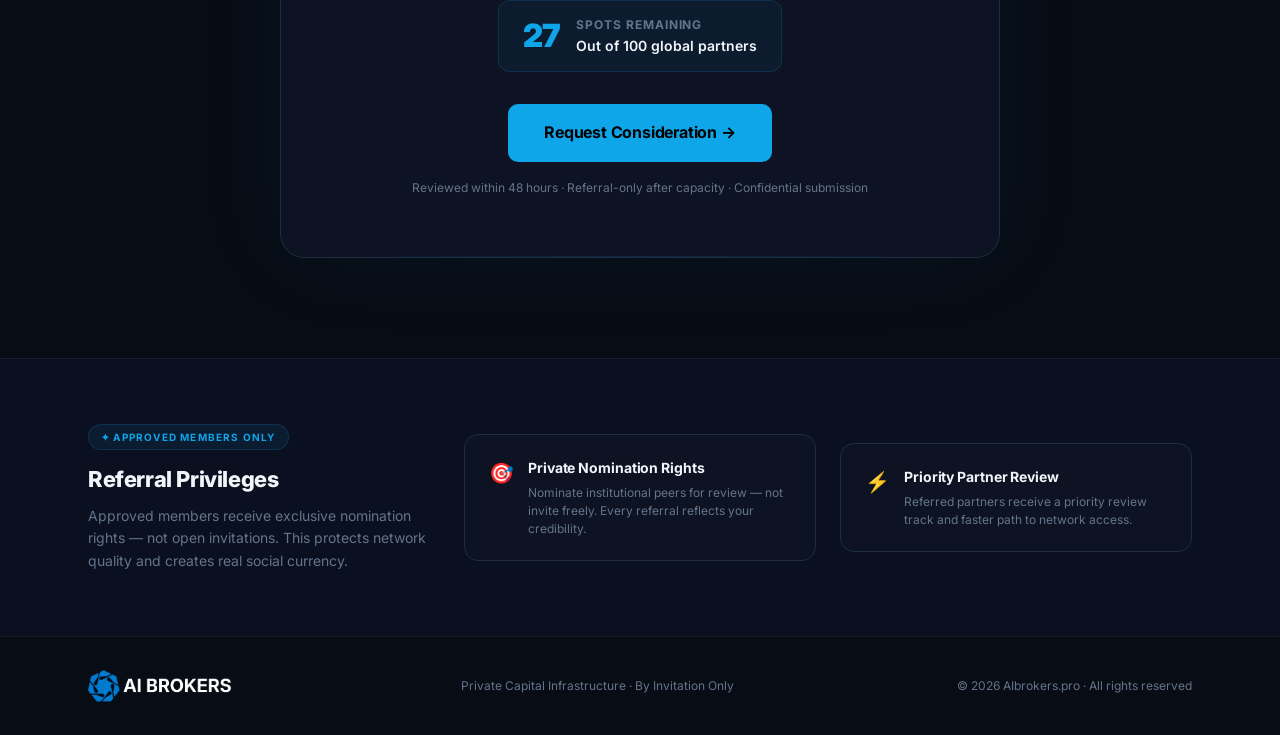
<file: aibrokers-funnel-v5.html>
<!DOCTYPE html>
<html lang="en">
<head>
<meta charset="UTF-8">
<meta name="viewport" content="width=device-width, initial-scale=1.0">
<title>AIbrokers.pro — Private Capital Network</title>
<link rel="preconnect" href="https://fonts.googleapis.com">
<link href="https://fonts.googleapis.com/css2?family=Inter:wght@300;400;500;600;700;800;900&display=swap" rel="stylesheet">
<style>
*, *::before, *::after { margin: 0; padding: 0; box-sizing: border-box; }
html { scroll-behavior: smooth; }

:root {
  --bg:        #080c14;
  --bg-1:      #0b1020;
  --bg-2:      #0e1528;
  --card:      #0d1322;
  --cyan:      #0ea5e9;
  --cyan-2:    #38bdf8;
  --cyan-dim:  rgba(14,165,233,0.08);
  --cyan-bdr:  rgba(14,165,233,0.16);
  --cyan-glo:  rgba(14,165,233,0.20);
  --white:     #f1f5f9;
  --g1:        #94a3b8;
  --g2:        #64748b;
  --g3:        #1e2d42;
  --line:      rgba(255,255,255,0.055);
  --red:       #f43f5e;
  --green:     #10b981;
}

body {
  background: var(--bg);
  color: var(--white);
  font-family: 'Inter', sans-serif;
  font-weight: 400;
  line-height: 1.6;
  -webkit-font-smoothing: antialiased;
  overflow-x: hidden;
}

.container { max-width: 1200px; margin: 0 auto; padding: 0 48px; }

/* ─────────────────── NAV ─────────────────── */
nav {
  position: fixed; top: 0; left: 0; right: 0; z-index: 100;
  background: rgba(8,12,20,0.82);
  backdrop-filter: blur(24px) saturate(160%);
  border-bottom: 1px solid var(--line);
}
.nav-inner {
  max-width: 1200px; margin: 0 auto; padding: 0 48px;
  height: 66px; display: flex; align-items: center; justify-content: space-between;
}
.logo { display: flex; align-items: center; gap: 10px; text-decoration: none; }
.logo-box {
  width: 32px; height: 32px; background: var(--cyan); border-radius: 7px;
  display: flex; align-items: center; justify-content: center;
  font-size: 11px; font-weight: 900; color: #000; letter-spacing: -0.5px;
}
.logo-text { font-size: 15px; font-weight: 700; color: var(--white); letter-spacing: -0.3px; }
.logo-text span { color: var(--cyan); }
.nav-links { display: flex; align-items: center; gap: 32px; }
.nav-link { font-size: 13px; font-weight: 500; color: var(--g1); text-decoration: none; transition: color .18s; }
.nav-link:hover { color: var(--white); }
.nav-cta {
  font-size: 13px; font-weight: 700; padding: 10px 22px;
  background: var(--cyan); color: #000; border: none; border-radius: 8px;
  cursor: pointer; text-decoration: none; letter-spacing: -0.1px; transition: all .2s;
}
.nav-cta:hover { background: var(--cyan-2); transform: translateY(-1px); box-shadow: 0 6px 24px var(--cyan-glo); }

/* ─────────────────── HERO ─────────────────── */
.hero {
  min-height: 100vh;
  display: flex; align-items: center;
  padding: 120px 0 80px;
  position: relative; overflow: hidden;
}
.hero-glow-r {
  position: absolute; top: -180px; right: -180px;
  width: 720px; height: 720px; border-radius: 50%;
  background: radial-gradient(circle, rgba(14,165,233,0.07) 0%, transparent 65%);
  pointer-events: none;
}
.hero-glow-l {
  position: absolute; bottom: -80px; left: -120px;
  width: 500px; height: 500px; border-radius: 50%;
  background: radial-gradient(circle, rgba(14,165,233,0.04) 0%, transparent 65%);
  pointer-events: none;
}
.hero-grid {
  position: absolute; inset: 0; pointer-events: none;
  background-image:
    linear-gradient(rgba(14,165,233,0.022) 1px, transparent 1px),
    linear-gradient(90deg, rgba(14,165,233,0.022) 1px, transparent 1px);
  background-size: 76px 76px;
}

.hero-inner { position: relative; z-index: 2; text-align: center; }

.hero-tag {
  display: inline-flex; align-items: center; gap: 8px;
  background: var(--cyan-dim); border: 1px solid var(--cyan-bdr);
  border-radius: 100px; padding: 6px 16px;
  font-size: 11px; font-weight: 700; letter-spacing: 0.12em;
  text-transform: uppercase; color: var(--cyan); margin-bottom: 32px;
}
.tag-dot {
  width: 6px; height: 6px; border-radius: 50%; background: var(--cyan);
  animation: blink 2.2s ease-in-out infinite;
}
@keyframes blink { 0%,100%{opacity:1;transform:scale(1)} 50%{opacity:0.3;transform:scale(0.7)} }

.hero h1 {
  font-size: clamp(42px, 6vw, 76px);
  font-weight: 900; line-height: 1.04; letter-spacing: -2.5px;
  color: var(--white); margin-bottom: 24px;
}
.hero h1 span { color: var(--cyan); }

.hero-sub {
  font-size: 18px; font-weight: 400; line-height: 1.72;
  color: var(--g1); max-width: 580px; margin: 0 auto 44px;
}

.hero-ctas {
  display: flex; align-items: center; justify-content: center;
  gap: 14px; margin-bottom: 56px; flex-wrap: wrap;
}

.btn-primary {
  font-family: 'Inter', sans-serif; font-size: 15px; font-weight: 700;
  padding: 15px 32px; background: var(--cyan); color: #000; border: none;
  border-radius: 10px; cursor: pointer; text-decoration: none;
  display: inline-flex; align-items: center; gap: 8px; letter-spacing: -0.2px;
  transition: all .25s;
}
.btn-primary:hover { background: var(--cyan-2); transform: translateY(-2px); box-shadow: 0 12px 40px var(--cyan-glo); }

.btn-ghost {
  font-family: 'Inter', sans-serif; font-size: 15px; font-weight: 500;
  padding: 15px 28px; background: transparent; color: var(--g1);
  border: 1px solid var(--g3); border-radius: 10px; cursor: pointer;
  text-decoration: none; letter-spacing: -0.2px; transition: all .2s;
}
.btn-ghost:hover { border-color: var(--cyan-bdr); color: var(--cyan); }

.hero-proof {
  display: flex; align-items: center; justify-content: center; gap: 32px; flex-wrap: wrap;
}
.proof-item { display: flex; align-items: center; gap: 8px; font-size: 13px; font-weight: 500; color: var(--g2); }
.proof-dot { width: 5px; height: 5px; border-radius: 50%; background: var(--cyan); }

/* ─────────────────── STATS ─────────────────── */
.stats-bar {
  border-top: 1px solid var(--line);
  border-bottom: 1px solid var(--line);
  background: var(--bg-1);
}
.stats-inner {
  max-width: 1200px; margin: 0 auto; padding: 0 48px;
  display: grid; grid-template-columns: repeat(4, 1fr);
}
.stat-cell {
  padding: 30px 0; text-align: center;
  border-right: 1px solid var(--line);
}
.stat-cell:last-child { border-right: none; }
.stat-num { font-size: 38px; font-weight: 800; color: var(--white); display: block; line-height: 1; margin-bottom: 6px; letter-spacing: -1.5px; }
.stat-num em { color: var(--cyan); font-style: normal; }
.stat-lbl { font-size: 12px; font-weight: 600; color: var(--g2); letter-spacing: 0.07em; text-transform: uppercase; }

/* ─────────────────── SECTIONS ─────────────────── */
.section { padding: 96px 0; }
.section-alt { background: var(--bg-1); }
.section-border { border-top: 1px solid var(--line); }

.eyebrow {
  display: inline-flex; align-items: center; gap: 10px;
  font-size: 11px; font-weight: 700; letter-spacing: 0.16em;
  text-transform: uppercase; color: var(--cyan); margin-bottom: 18px;
}
.eyebrow::before { content: ''; width: 20px; height: 1.5px; background: var(--cyan); border-radius: 2px; }

.sec-h {
  font-size: clamp(32px, 3.8vw, 52px); font-weight: 800;
  line-height: 1.1; letter-spacing: -1.5px; color: var(--white); margin-bottom: 16px;
}
.sec-h span { color: var(--cyan); }

.sec-p { font-size: 16px; font-weight: 400; color: var(--g1); line-height: 1.75; max-width: 560px; }

/* ─────────────────── WHY GRID ─────────────────── */
.why-grid {
  display: grid; grid-template-columns: repeat(3, 1fr);
  gap: 1px; margin-top: 56px;
  background: var(--line); border: 1px solid var(--line); border-radius: 16px; overflow: hidden;
}
.why-cell {
  background: var(--card); padding: 36px 32px;
  transition: background .2s;
  position: relative;
}
.why-cell:hover { background: rgba(14,165,233,0.04); }
.wc-num {
  font-size: 11px; font-weight: 700; letter-spacing: 0.14em;
  text-transform: uppercase; color: var(--cyan); margin-bottom: 20px;
}
.wc-h { font-size: 17px; font-weight: 700; color: var(--white); margin-bottom: 12px; letter-spacing: -0.3px; line-height: 1.3; }
.wc-p { font-size: 14px; font-weight: 400; color: var(--g1); line-height: 1.75; }

/* ─────────────────── BEFORE/AFTER ─────────────────── */
.ba-grid { display: grid; grid-template-columns: 1fr 1fr; gap: 20px; margin-top: 56px; }
.ba-card {
  background: var(--card); border: 1px solid var(--g3);
  border-radius: 16px; padding: 32px; overflow: hidden;
}
.ba-card.after { border-color: var(--cyan-bdr); box-shadow: 0 0 60px rgba(14,165,233,0.05); }
.ba-head {
  display: flex; align-items: center; gap: 10px; margin-bottom: 24px;
  padding-bottom: 18px; border-bottom: 1px solid var(--line);
}
.ba-dot { width: 8px; height: 8px; border-radius: 50%; }
.ba-dot.bad { background: var(--red); }
.ba-dot.good { background: var(--cyan); }
.ba-label { font-size: 12px; font-weight: 700; letter-spacing: 0.08em; text-transform: uppercase; }
.ba-label.bad { color: var(--red); }
.ba-label.good { color: var(--cyan); }
.ba-list { list-style: none; display: flex; flex-direction: column; gap: 0; }
.ba-list li {
  display: flex; align-items: center; gap: 12px;
  padding: 11px 0; border-bottom: 1px solid var(--line);
  font-size: 14px; font-weight: 500; color: var(--white); line-height: 1.4;
}
.ba-list li:last-child { border-bottom: none; padding-bottom: 0; }
.ba-icon {
  width: 22px; height: 22px; border-radius: 6px; flex-shrink: 0;
  display: flex; align-items: center; justify-content: center;
  font-size: 10px; font-weight: 900;
}
.ba-icon.bad  { background: rgba(244,63,94,0.10); color: var(--red); }
.ba-icon.good { background: var(--cyan-dim); color: var(--cyan); }

/* ─────────────────── ACCESS ─────────────────── */
.access-grid {
  display: grid; grid-template-columns: repeat(2, 1fr);
  gap: 20px; margin-top: 56px;
}
.ac-card {
  background: var(--card); border: 1px solid var(--g3);
  border-radius: 16px; padding: 32px;
  transition: border-color .25s, transform .22s, box-shadow .22s;
  position: relative; overflow: hidden;
}
.ac-card::before {
  content: ''; position: absolute; top: 0; left: 0; right: 0; height: 1px;
  background: linear-gradient(90deg, transparent, var(--cyan-bdr), transparent);
  opacity: 0; transition: opacity .3s;
}
.ac-card:hover { border-color: var(--cyan-bdr); transform: translateY(-4px); box-shadow: 0 20px 56px rgba(14,165,233,0.07); }
.ac-card:hover::before { opacity: 1; }
.ac-tag { font-size: 11px; font-weight: 700; letter-spacing: 0.14em; text-transform: uppercase; color: var(--cyan); margin-bottom: 20px; }
.ac-icon { font-size: 30px; margin-bottom: 18px; display: block; }
.ac-h { font-size: 18px; font-weight: 700; color: var(--white); margin-bottom: 10px; letter-spacing: -0.3px; }
.ac-p { font-size: 14px; font-weight: 400; color: var(--g1); line-height: 1.75; }
.ac-pill {
  display: inline-flex; align-items: center; gap: 6px; margin-top: 22px;
  background: var(--cyan-dim); border: 1px solid var(--cyan-bdr);
  border-radius: 100px; padding: 5px 12px;
  font-size: 11px; font-weight: 600; color: var(--cyan); letter-spacing: 0.05em;
}

/* ─────────────────── FILTER ─────────────────── */
.filter-grid { display: grid; grid-template-columns: 1fr 1fr; gap: 20px; margin-top: 56px; }
.filter-card {
  background: var(--card); border: 1px solid var(--g3);
  border-radius: 16px; padding: 32px;
}
.filter-card.yes { border-top: 2px solid var(--cyan); }
.filter-card.no  { border-top: 2px solid var(--red); }
.fcard-head {
  display: flex; align-items: center; gap: 10px;
  margin-bottom: 24px; padding-bottom: 16px; border-bottom: 1px solid var(--line);
}
.fc-dot { width: 8px; height: 8px; border-radius: 50%; }
.fc-dot.yes { background: var(--cyan); }
.fc-dot.no  { background: var(--red); }
.fc-lbl { font-size: 12px; font-weight: 700; letter-spacing: 0.08em; text-transform: uppercase; }
.fc-lbl.yes { color: var(--cyan); }
.fc-lbl.no  { color: var(--red); }
.fcard-list { list-style: none; display: flex; flex-direction: column; }
.fcard-list li {
  display: flex; align-items: flex-start; gap: 12px;
  padding: 12px 0; border-bottom: 1px solid var(--line);
  font-size: 14px; font-weight: 500; color: var(--white); line-height: 1.4;
}
.fcard-list li:last-child { border-bottom: none; padding-bottom: 0; }
.fli {
  width: 20px; height: 20px; border-radius: 5px; flex-shrink: 0;
  display: flex; align-items: center; justify-content: center;
  font-size: 10px; font-weight: 800; margin-top: 1px;
}
.fli.yes { background: rgba(14,165,233,0.12); color: var(--cyan); }
.fli.no  { background: rgba(244,63,94,0.10); color: var(--red); }

/* ─────────────────── SCARCITY ─────────────────── */
.scarcity {
  padding: 100px 0;
  background: var(--bg-1);
  border-top: 1px solid var(--line);
  border-bottom: 1px solid var(--line);
  text-align: center;
  position: relative; overflow: hidden;
}
.sc-ghost {
  position: absolute; font-size: 28vw; font-weight: 900;
  color: rgba(14,165,233,0.025); top: 50%; left: 50%;
  transform: translate(-50%,-50%); pointer-events: none;
  line-height: 1; letter-spacing: -6px; white-space: nowrap;
  font-family: 'Inter', sans-serif;
}
.sc-inner { position: relative; z-index: 2; }
.sc-big {
  font-size: clamp(80px, 16vw, 160px); font-weight: 900;
  line-height: 0.9; letter-spacing: -5px;
  color: var(--white); display: block; margin: 28px 0 10px;
}
.sc-big em { color: var(--cyan); font-style: normal; }
.sc-lbl {
  font-size: 12px; font-weight: 700; letter-spacing: 0.16em;
  text-transform: uppercase; color: var(--g2); margin-bottom: 36px; display: block;
}
.sc-track-wrap { max-width: 400px; margin: 0 auto 16px; }
.sc-track { height: 4px; background: var(--g3); border-radius: 4px; overflow: hidden; margin-bottom: 10px; }
.sc-fill { height: 100%; width: 73%; background: linear-gradient(90deg, var(--cyan), #0369a1); border-radius: 4px; }
.sc-nums { display: flex; justify-content: space-between; font-size: 12px; font-weight: 600; }
.sc-nums span:first-child { color: var(--cyan); }
.sc-nums span:last-child  { color: var(--g2); }
.sc-alert {
  display: inline-flex; align-items: center; gap: 8px;
  background: rgba(244,63,94,0.07); border: 1px solid rgba(244,63,94,0.16);
  border-radius: 8px; padding: 10px 20px;
  font-size: 13px; font-weight: 600; color: var(--red);
  margin: 28px 0 20px; letter-spacing: -0.1px;
}
.sc-note {
  font-size: 15px; color: var(--g1); line-height: 1.75;
  max-width: 460px; margin: 0 auto 36px;
}

/* ─────────────────── PROCESS ─────────────────── */
.process-grid {
  display: grid; grid-template-columns: repeat(4, 1fr);
  gap: 0; margin-top: 56px;
  border-top: 1px solid var(--line);
}
.p-col {
  padding: 36px 32px 36px 0; border-right: 1px solid var(--line);
}
.p-col:last-child { border-right: none; padding-right: 0; }
.p-col:not(:first-child) { padding-left: 32px; }
.p-num {
  font-size: 48px; font-weight: 900; color: rgba(255,255,255,0.05);
  line-height: 1; letter-spacing: -2px; display: block; margin-bottom: 20px;
}
.p-bar { width: 28px; height: 2px; background: var(--cyan); border-radius: 2px; margin-bottom: 18px; }
.p-h { font-size: 16px; font-weight: 700; color: var(--white); margin-bottom: 10px; letter-spacing: -0.2px; }
.p-t { font-size: 13px; font-weight: 400; color: var(--g1); line-height: 1.72; }

/* ─────────────────── CTA SECTION ─────────────────── */
.cta-section {
  padding: 100px 0;
  text-align: center;
  position: relative; overflow: hidden;
}
.cta-section::before {
  content: '';
  position: absolute; top: 50%; left: 50%; transform: translate(-50%,-50%);
  width: 800px; height: 400px;
  background: radial-gradient(ellipse, rgba(14,165,233,0.07) 0%, transparent 65%);
  pointer-events: none;
}
.cta-inner { position: relative; z-index: 2; }
.cta-card {
  max-width: 720px; margin: 0 auto;
  background: var(--card); border: 1px solid var(--g3);
  border-radius: 24px; padding: 60px 56px;
  position: relative; overflow: hidden;
  box-shadow: 0 0 100px rgba(14,165,233,0.06);
}
.cta-card::before {
  content: ''; position: absolute; top: 0; left: 56px; right: 56px; height: 1px;
  background: linear-gradient(90deg, transparent, var(--cyan), transparent);
}
.cta-card::after {
  content: ''; position: absolute; bottom: 0; left: 56px; right: 56px; height: 1px;
  background: linear-gradient(90deg, transparent, var(--cyan-bdr), transparent);
}
.cta-eyebrow {
  display: inline-flex; align-items: center; gap: 8px;
  background: var(--cyan-dim); border: 1px solid var(--cyan-bdr);
  border-radius: 100px; padding: 5px 14px;
  font-size: 11px; font-weight: 700; letter-spacing: 0.12em;
  text-transform: uppercase; color: var(--cyan); margin-bottom: 28px;
}
.cta-h {
  font-size: clamp(30px, 4vw, 48px); font-weight: 900;
  letter-spacing: -1.5px; color: var(--white); line-height: 1.08; margin-bottom: 16px;
}
.cta-h span { color: var(--cyan); }
.cta-p {
  font-size: 16px; color: var(--g1); line-height: 1.75;
  max-width: 480px; margin: 0 auto 36px;
}
.cta-spots {
  display: inline-flex; align-items: center; gap: 16px;
  background: rgba(14,165,233,0.06); border: 1px solid var(--cyan-bdr);
  border-radius: 12px; padding: 14px 24px; margin-bottom: 32px;
}
.spots-num { font-size: 32px; font-weight: 900; color: var(--cyan); line-height: 1; letter-spacing: -1px; }
.spots-info { text-align: left; }
.spots-top { font-size: 12px; font-weight: 700; letter-spacing: 0.08em; text-transform: uppercase; color: var(--g2); }
.spots-bot { font-size: 14px; font-weight: 600; color: var(--white); }
.cta-btns { display: flex; align-items: center; justify-content: center; gap: 14px; flex-wrap: wrap; }
.cta-note { font-size: 12px; color: var(--g2); margin-top: 16px; }

/* ─────────────────── REFERRAL ─────────────────── */
.ref-section {
  border-top: 1px solid var(--line);
  background: var(--bg-1); padding: 64px 0;
}
.ref-inner {
  max-width: 1200px; margin: 0 auto; padding: 0 48px;
  display: grid; grid-template-columns: 1fr 1fr 1fr; gap: 24px; align-items: center;
}
.ref-badge {
  display: inline-flex; align-items: center; gap: 6px;
  background: var(--cyan-dim); border: 1px solid var(--cyan-bdr);
  border-radius: 100px; padding: 4px 12px;
  font-size: 10px; font-weight: 700; letter-spacing: 0.12em;
  text-transform: uppercase; color: var(--cyan); margin-bottom: 12px;
}
.ref-h { font-size: 22px; font-weight: 800; color: var(--white); letter-spacing: -0.4px; margin-bottom: 8px; }
.ref-p { font-size: 14px; color: var(--g2); line-height: 1.6; }
.ref-card {
  background: var(--card); border: 1px solid var(--g3);
  border-radius: 14px; padding: 22px 24px;
  display: flex; align-items: flex-start; gap: 14px;
  transition: border-color .2s;
}
.ref-card:hover { border-color: var(--cyan-bdr); }
.ref-icon { font-size: 20px; flex-shrink: 0; }
.ref-ct { }
.ref-ct-h { font-size: 14px; font-weight: 700; color: var(--white); margin-bottom: 4px; letter-spacing: -0.1px; }
.ref-ct-p { font-size: 12px; font-weight: 400; color: var(--g2); line-height: 1.5; }

/* ─────────────────── FOOTER ─────────────────── */
footer {
  border-top: 1px solid var(--line);
  background: var(--bg); padding: 32px 0;
}
.foot-inner {
  max-width: 1200px; margin: 0 auto; padding: 0 48px;
  display: flex; align-items: center; justify-content: space-between;
}
.foot-logo { display: flex; align-items: center; gap: 10px; text-decoration: none; }
.foot-box { width: 26px; height: 26px; background: var(--cyan); border-radius: 6px; display: flex; align-items: center; justify-content: center; font-size: 10px; font-weight: 900; color: #000; }
.foot-name { font-size: 14px; font-weight: 700; color: var(--white); }
.foot-name span { color: var(--cyan); }
.foot-t { font-size: 12px; font-weight: 400; color: var(--g2); }

/* ─────────────────── ANIMATIONS ─────────────────── */
@keyframes fadeUp {
  from { opacity: 0; transform: translateY(24px); }
  to   { opacity: 1; transform: translateY(0); }
}
.hero-tag   { animation: fadeUp .55s .00s ease both; }
.hero h1    { animation: fadeUp .55s .08s ease both; }
.hero-sub   { animation: fadeUp .55s .16s ease both; }
.hero-ctas  { animation: fadeUp .55s .22s ease both; }
.hero-proof { animation: fadeUp .55s .28s ease both; }

.reveal {
  opacity: 0; transform: translateY(20px);
  transition: opacity .5s ease, transform .5s ease;
}
.reveal.visible { opacity: 1; transform: translateY(0); }

/* ─────────────────── RESPONSIVE ─────────────────── */
@media (max-width: 960px) {
  .container, .nav-inner, .stats-inner, .ref-inner, .foot-inner { padding: 0 24px; }
  .nav-links .nav-link { display: none; }
  .hero { padding: 100px 0 60px; }
  .hero-inner { padding: 0 24px; }
  .hero h1 { letter-spacing: -1.5px; }
  .why-grid { grid-template-columns: 1fr; }
  .ba-grid, .access-grid, .filter-grid { grid-template-columns: 1fr; }
  .process-grid { grid-template-columns: 1fr 1fr; }
  .p-col { padding: 28px 0; border-right: none; border-bottom: 1px solid var(--line); }
  .p-col:not(:first-child) { padding-left: 0; }
  .stats-inner { grid-template-columns: 1fr 1fr; }
  .ref-inner { grid-template-columns: 1fr; }
  .cta-card { padding: 40px 28px; }
  .foot-inner { flex-direction: column; gap: 12px; text-align: center; }
  .section { padding: 72px 0; }
  .hero-proof { flex-direction: column; gap: 12px; }
}
</style>
</head>
<body>

<!-- ── NAV ── -->
<nav>
  <div class="nav-inner">
    <a href="#" class="logo">
     <img style="width: 150px;" src="./Assets/LogoAIBROKERS.png" alt="AI BROKERS LOGO">
    </a>
    <div class="nav-links">
      <a href="#why" class="nav-link">Why AIBrokers</a>
      <a href="#access" class="nav-link">What You Access</a>
      <a href="#qualify" class="nav-link">Who Qualifies</a>
      <a href="#process" class="nav-link">Process</a>
    </div>
    <a href="https://link.aibrokers.pro/widget/survey/VMknv7G3g5BNWIwScLQp?notrack=true" target="_blank" class="nav-cta">Request Access →</a>
  </div>
</nav>

<!-- ── HERO ── -->
<section class="hero">
  <div class="hero-glow-r"></div>
  <div class="hero-glow-l"></div>
  <div class="hero-grid"></div>
  <div class="container">
    <div class="hero-inner">
      <div class="hero-tag"><span class="tag-dot"></span> The Private Capital Network</div>
      <h1>Off-Market Access.<br><span>By Invitation Only.</span></h1>
      <p class="hero-sub">A closed capital network for family offices and institutional allocators seeking structured, executable deal flow — not another marketplace.</p>
      <div class="hero-ctas">
        <a href="https://link.aibrokers.pro/widget/survey/VMknv7G3g5BNWIwScLQp?notrack=true" class="btn-ghost">See What You Access</a>
      </div>
      <div class="hero-proof">
        <div class="proof-item"><span class="proof-dot"></span> Pre-underwritten deal flow</div>
        <div class="proof-item"><span class="proof-dot"></span> Direct counterparty access</div>
        <div class="proof-item"><span class="proof-dot"></span> Execution in days, not months</div>
        <div class="proof-item"><span class="proof-dot"></span> 100 global partners max</div>
      </div>
    </div>
  </div>
</section>

<!-- ── STATS BAR ── -->
<div class="stats-bar">
  <div class="stats-inner">
    <div class="stat-cell">
      <span class="stat-num"><em>27</em></span>
      <span class="stat-lbl">Spots Remaining</span>
    </div>
    <div class="stat-cell">
      <span class="stat-num">$250<em>M+</em></span>
      <span class="stat-lbl">Min. Deployment</span>
    </div>
    <div class="stat-cell">
      <span class="stat-num">48<em>hr</em></span>
      <span class="stat-lbl">Review Turnaround</span>
    </div>
    <div class="stat-cell">
      <span class="stat-num">100<em>%</em></span>
      <span class="stat-lbl">Qualified Deal Flow</span>
    </div>
  </div>
</div>

<!-- ── WHY ── -->
<section class="section" id="why">
  <div class="container">
    <div class="eyebrow">The Problem We Solve</div>
    <div class="sec-h">Private Lending Is Broken.<br><span>We Fix It With Data.</span></div>
    <p class="sec-p">Turn messy broker submissions into standardized underwriting data and instantly match deals to the right capital providers.</p>

    <div class="why-grid">
      <div class="why-cell reveal">
        <div class="wc-num">01 — The Reality</div>
        <div class="wc-h">No shortage of deals — only of structure</div>
        <div class="wc-p">There is no shortage of deals in private capital markets. There is a critical shortage of structured, decision-ready opportunities that meet institutional standards. We eliminate that gap with AI-powered underwriting infrastructure.</div>
      </div>
      <div class="why-cell reveal">
        <div class="wc-num">02 — Our Standard</div>
        <div class="wc-h">We select partners. We don't accept applications.</div>
        <div class="wc-p">Admission is by evaluation only. Each partner must demonstrate proven deployment history, institutional decision-making discipline, and the ability to execute without friction. Quality over quantity — always.</div>
      </div>
      <div class="why-cell reveal">
        <div class="wc-num">03 — The Result</div>
        <div class="wc-h">Access is not given. It is recognized.</div>
        <div class="wc-p">Our matching API routes pre-underwritten, AI-structured deals directly to capital partners in real time — eliminating noise and delays that define conventional channels. Members close at 4–6× conventional velocity.</div>
      </div>
    </div>
  </div>
</section>

<!-- ── BEFORE / AFTER ── -->
<section class="section section-alt section-border">
  <div class="container">
    <div class="eyebrow">Why AIBrokers Exists</div>
    <div class="sec-h">Before vs. <span>After.</span></div>
    <p class="sec-p">Private lending was broken. We fix it with data, automation, and a controlled capital environment.</p>

    <div class="ba-grid">
      <div class="ba-card reveal">
        <div class="ba-head">
          <div class="ba-dot bad"></div>
          <span class="ba-label bad">Before AIBrokers</span>
        </div>
        <ul class="ba-list">
          <li><div class="ba-icon bad">✕</div> Email chaos, missing documents</li>
          <li><div class="ba-icon bad">✕</div> Wrong programs, slow underwriting</li>
          <li><div class="ba-icon bad">✕</div> Manual screening, no standardization</li>
          <li><div class="ba-icon bad">✕</div> Months of back-and-forth</li>
          <li><div class="ba-icon bad">✕</div> No visibility into deal quality</li>
        </ul>
      </div>
      <div class="ba-card after reveal">
        <div class="ba-head">
          <div class="ba-dot good"></div>
          <span class="ba-label good">After AIBrokers</span>
        </div>
        <ul class="ba-list">
          <li><div class="ba-icon good">✓</div> Structured loan data, decision-ready</li>
          <li><div class="ba-icon good">✓</div> Automated doc extraction & eligibility scoring</li>
          <li><div class="ba-icon good">✓</div> Instant program matching — right deals only</li>
          <li><div class="ba-icon good">✓</div> Execution timelines measured in days</li>
          <li><div class="ba-icon good">✓</div> Higher approval rates, zero wasted capital</li>
        </ul>
      </div>
    </div>
  </div>
</section>

<!-- ── ACCESS ── -->
<section class="section section-border" id="access">
  <div class="container">
    <div class="eyebrow">What You Access</div>
    <div class="sec-h">Decision-Ready <span>Deal Flow.</span></div>
    <p class="sec-p">Every opportunity arrives structured, pre-screened, and ready for an institutional decision — no exploration required.</p>

    <div class="access-grid">
      <div class="ac-card reveal">
        <div class="ac-tag">01 — Off-Market</div>
        <span class="ac-icon">📊</span>
        <div class="ac-h">Off-Market Private Credit</div>
        <div class="ac-p">Opportunities sourced before public distribution. Real asset-backed, pre-screened, structured for institutional execution timelines. No noise — only qualified submissions reach your desk.</div>
        <div class="ac-pill">Off-market only</div>
      </div>
      <div class="ac-card reveal">
        <div class="ac-tag">02 — AI-Structured</div>
        <span class="ac-icon">🤖</span>
        <div class="ac-h">AI-Structured Underwriting Data</div>
        <div class="ac-p">Our AI extracts borrower data, property financials, ratios, and flags automatically. Every deal arrives with a complete, standardized underwriting package — ready to review in minutes, not weeks.</div>
        <div class="ac-pill">Instant eligibility scoring</div>
      </div>
      <div class="ac-card reveal">
        <div class="ac-tag">03 — Direct Access</div>
        <span class="ac-icon">🔗</span>
        <div class="ac-h">Direct Counterparty Access</div>
        <div class="ac-p">No unnecessary layers. No intermediary friction. You engage directly with principals — eliminating execution risk and protecting timeline integrity across every transaction in the network.</div>
        <div class="ac-pill">Zero intermediary layers</div>
      </div>
      <div class="ac-card reveal">
        <div class="ac-tag">04 — Speed Advantage</div>
        <span class="ac-icon">⚡</span>
        <div class="ac-h">Execution Speed Advantage</div>
        <div class="ac-p">Right program → right provider → real time. Execution timelines measured in days, not months. Members consistently close at 4–6× the velocity of conventional deal channels.</div>
        <div class="ac-pill">Days not months</div>
      </div>
    </div>
  </div>
</section>

<!-- ── FILTER ── -->
<section class="section section-alt section-border" id="qualify">
  <div class="container">
    <div class="eyebrow">Admission Standard</div>
    <div class="sec-h">Not Everyone <span>Qualifies.</span></div>
    <p class="sec-p">The exclusion criteria protect the quality of deal flow and the integrity of the network for every admitted partner.</p>

    <div class="filter-grid">
      <div class="filter-card yes reveal">
        <div class="fcard-head">
          <div class="fc-dot yes"></div>
          <span class="fc-lbl yes">This Network Is For</span>
        </div>
        <ul class="fcard-list">
          <li><div class="fli yes">✓</div> Family offices with active deployment mandates</li>
          <li><div class="fli yes">✓</div> Private credit funds ($50M+ AUM)</li>
          <li><div class="fli yes">✓</div> Institutional allocators with board-level authority</li>
          <li><div class="fli yes">✓</div> Principals with proven deployment history</li>
          <li><div class="fli yes">✓</div> Investors who execute — not explore</li>
        </ul>
      </div>
      <div class="filter-card no reveal">
        <div class="fcard-head">
          <div class="fc-dot no"></div>
          <span class="fc-lbl no">This Network Is NOT For</span>
        </div>
        <ul class="fcard-list">
          <li><div class="fli no">✕</div> Retail or individual investors</li>
          <li><div class="fli no">✕</div> Passive capital seeking passive returns</li>
          <li><div class="fli no">✕</div> Exploratory or early-stage interest</li>
          <li><div class="fli no">✕</div> Firms without institutional decision-making</li>
          <li><div class="fli no">✕</div> Anyone requiring extended evaluation cycles</li>
        </ul>

      </div>
      
    </div>
    
  </div>

</section>

<!-- ── SCARCITY ── -->
<section class="scarcity">
  <div class="sc-ghost">100</div>
  <div class="container">
    <div class="sc-inner">
      <div class="eyebrow" style="justify-content:center">Availability</div>
      <span class="sc-big"><em>27</em>/100</span>
      <span class="sc-lbl">Capital Partner Slots Remaining Globally</span>

      <div class="sc-track-wrap">
        <div class="sc-track"><div class="sc-fill"></div></div>
        <div class="sc-nums">
          <span>27 spots left</span>
          <span>73 of 100 filled</span>
        </div>
      </div>

      <div class="sc-alert">⚠ Once all 100 positions are filled, the network closes permanently for 2026. Reopens Q1 2027 — by referral only.</div>
      <p class="sc-note">Only 100 capital partners globally will be admitted Annually. Once the network reaches capacity, the waitlist closes. Future entry is sponsored exclusively by approved members.</p>
      <a href="https://link.aibrokers.pro/widget/survey/VMknv7G3g5BNWIwScLQp?notrack=true" target="_blank" class="btn-primary">Secure Your Position →</a>
    </div>
  </div>
</section>

<!-- ── PROCESS ── -->
<section class="section section-border" id="process">
  <div class="container">
    <div class="eyebrow">The Process</div>
    <div class="sec-h">Four Steps. <span>No Ambiguity.</span></div>
    <p class="sec-p">From submission to deal flow access — a clear, fast, friction-free path for qualified capital partners.</p>

    <div class="process-grid">
      <div class="p-col reveal">
        <span class="p-num">01</span>
        <div class="p-bar"></div>
        <div class="p-h">Submit Request</div>
        <div class="p-t">Complete the consideration form with your institutional context, deployment history, and capital mandate details.</div>
      </div>
      <div class="p-col reveal">
        <span class="p-num">02</span>
        <div class="p-bar"></div>
        <div class="p-h">Internal Review</div>
        <div class="p-t">AI-assisted screening flags high-tier applicants. Manual review confirms alignment. Completed within 48 business hours.</div>
      </div>
      <div class="p-col reveal">
        <span class="p-num">03</span>
        <div class="p-bar"></div>
        <div class="p-h">Qualification Call</div>
        <div class="p-t">Approved applicants receive a private 20-minute call to confirm deployment capacity and execution capability.</div>
      </div>
      <div class="p-col reveal">
        <span class="p-num">04</span>
        <div class="p-bar"></div>
        <div class="p-h">Controlled Access</div>
        <div class="p-t">Admitted members gain immediate deal flow access, direct counterparty introductions, and nomination privileges for institutional peers.</div>
      </div>
    </div>
  </div>
</section>

<!-- ── CTA ── -->
<section class="cta-section">
  <div class="container">
    <div class="cta-inner">
      <div class="cta-card reveal">
        <div class="cta-eyebrow"><span class="tag-dot"></span> Limited Availability</div>
        <div class="cta-h">Begin the<br><span>Review Process.</span></div>
        <p class="cta-p">You are not applying to a platform. You are requesting consideration for a controlled capital environment that has operated by invitation since inception.</p>

        <div class="cta-spots">
          <div class="spots-num">27</div>
          <div class="spots-info">
            <div class="spots-top">Spots Remaining</div>
            <div class="spots-bot">Out of 100 global partners</div>
          </div>
        </div>

        <div class="cta-btns">
          <a href="https://link.aibrokers.pro/widget/survey/VMknv7G3g5BNWIwScLQp?notrack=true" target="_blank" class="btn-primary" style="font-size:16px;padding:16px 36px">Request Consideration →</a>
        </div>
        <div class="cta-note">Reviewed within 48 hours · Referral-only after capacity · Confidential submission</div>
      </div>
    </div>
  </div>
</section>

<!-- ── REFERRAL ── -->
<div class="ref-section">
  <div class="ref-inner">
    <div>
      <div class="ref-badge">✦ Approved Members Only</div>
      <div class="ref-h">Referral Privileges</div>
      <div class="ref-p">Approved members receive exclusive nomination rights — not open invitations. This protects network quality and creates real social currency.</div>
    </div>
    <div class="ref-card reveal">
      <span class="ref-icon">🎯</span>
      <div class="ref-ct">
        <div class="ref-ct-h">Private Nomination Rights</div>
        <div class="ref-ct-p">Nominate institutional peers for review — not invite freely. Every referral reflects your credibility.</div>
      </div>
    </div>
    <div class="ref-card reveal">
      <span class="ref-icon">⚡</span>
      <div class="ref-ct">
        <div class="ref-ct-h">Priority Partner Review</div>
        <div class="ref-ct-p">Referred partners receive a priority review track and faster path to network access.</div>
      </div>
    </div>
  </div>
</div>

<!-- ── FOOTER ── -->
<footer>
  <div class="foot-inner">
    <a href="#" class="foot-logo">
          <img style="width: 150px;" src="./Assets/LogoAIBROKERS.png" alt="AI BROKERS LOGO">

    </a>
    <div class="foot-t">Private Capital Infrastructure · By Invitation Only</div>
    <div class="foot-t">© 2026 AIbrokers.pro · All rights reserved</div>
  </div>
</footer>

<script>
const io = new IntersectionObserver((entries) => {
  entries.forEach((en, i) => {
    if (en.isIntersecting) {
      setTimeout(() => en.target.classList.add('visible'), 0);
      io.unobserve(en.target);
    }
  });
}, { threshold: 0.07, rootMargin: '0px 0px -32px 0px' });

document.querySelectorAll('.reveal').forEach((el, i) => {
  el.style.transitionDelay = (i % 3) * 0.09 + 's';
  io.observe(el);
});

document.querySelectorAll('a[href^="#"]').forEach(a => {
  a.addEventListener('click', e => {
    const t = document.querySelector(a.getAttribute('href'));
    if (t) { e.preventDefault(); t.scrollIntoView({ behavior: 'smooth', block: 'start' }); }
  });
});
</script>
</body>
</html>
</file>
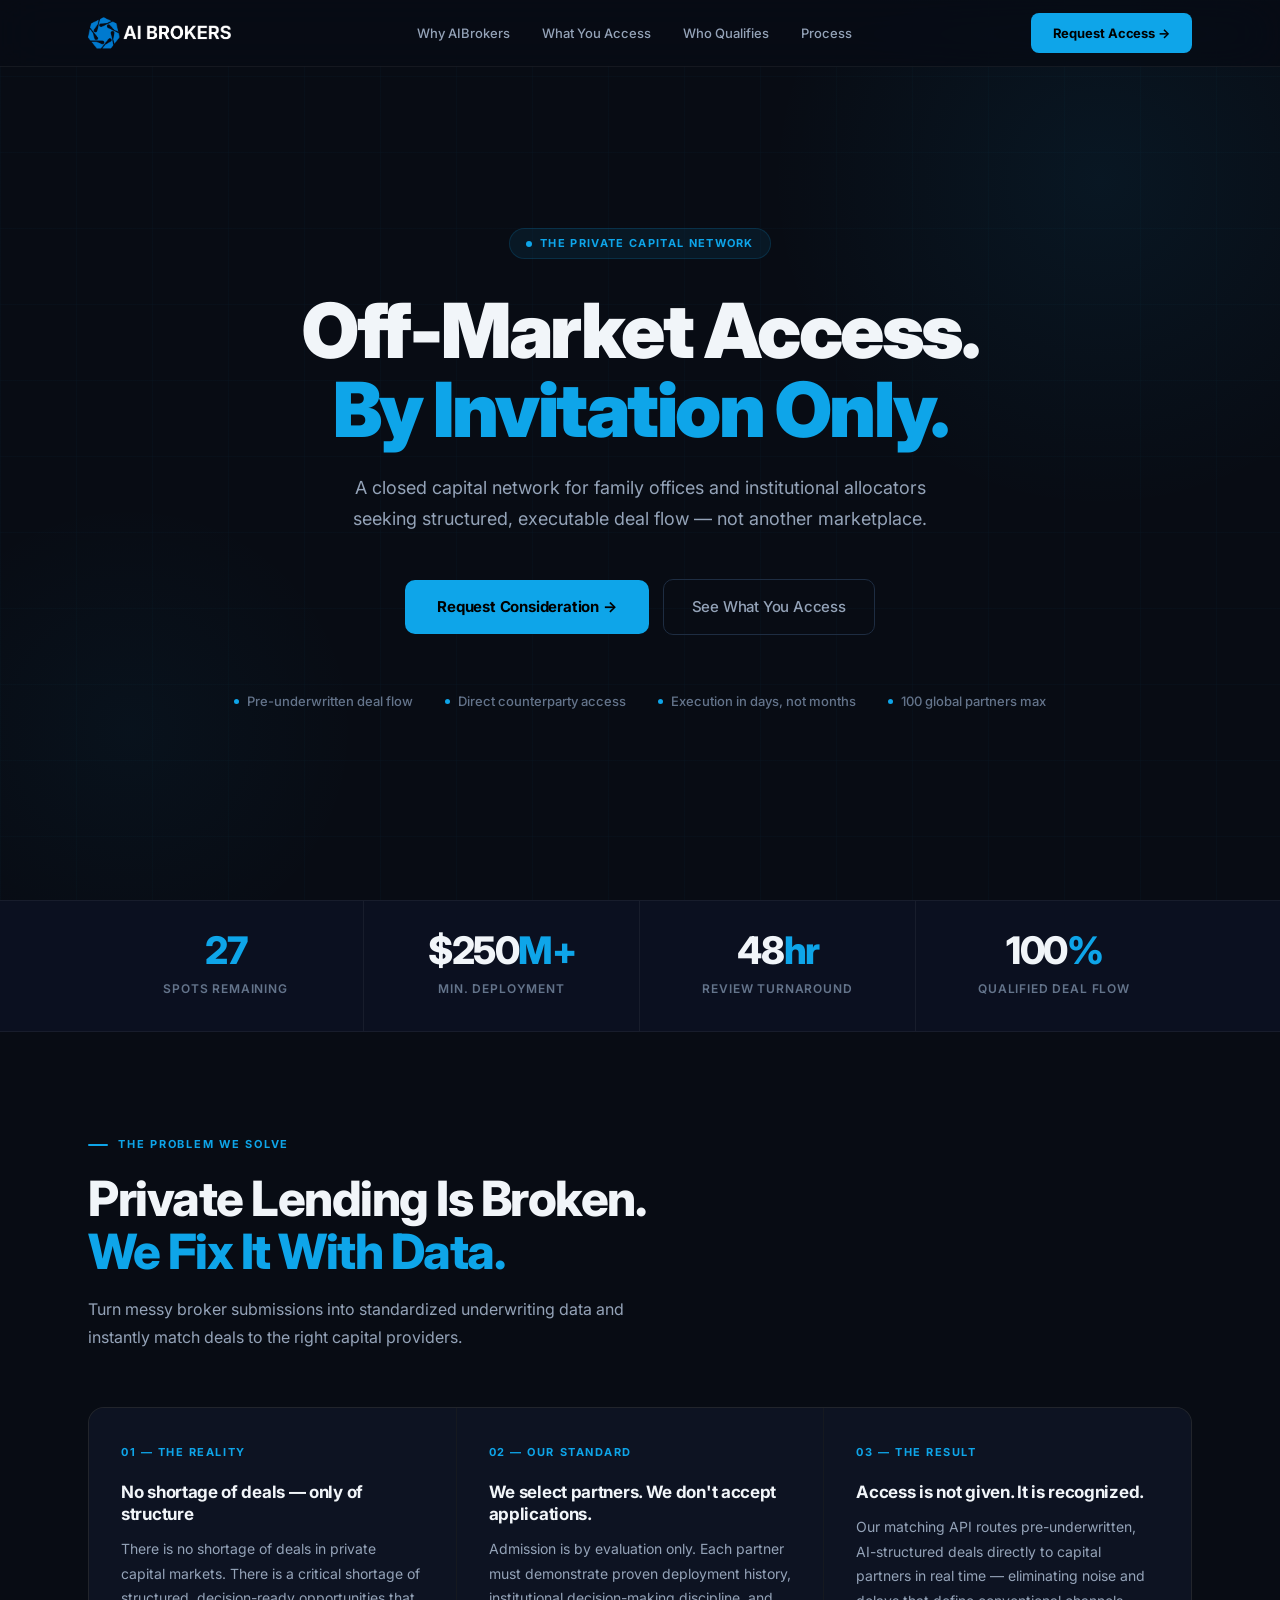
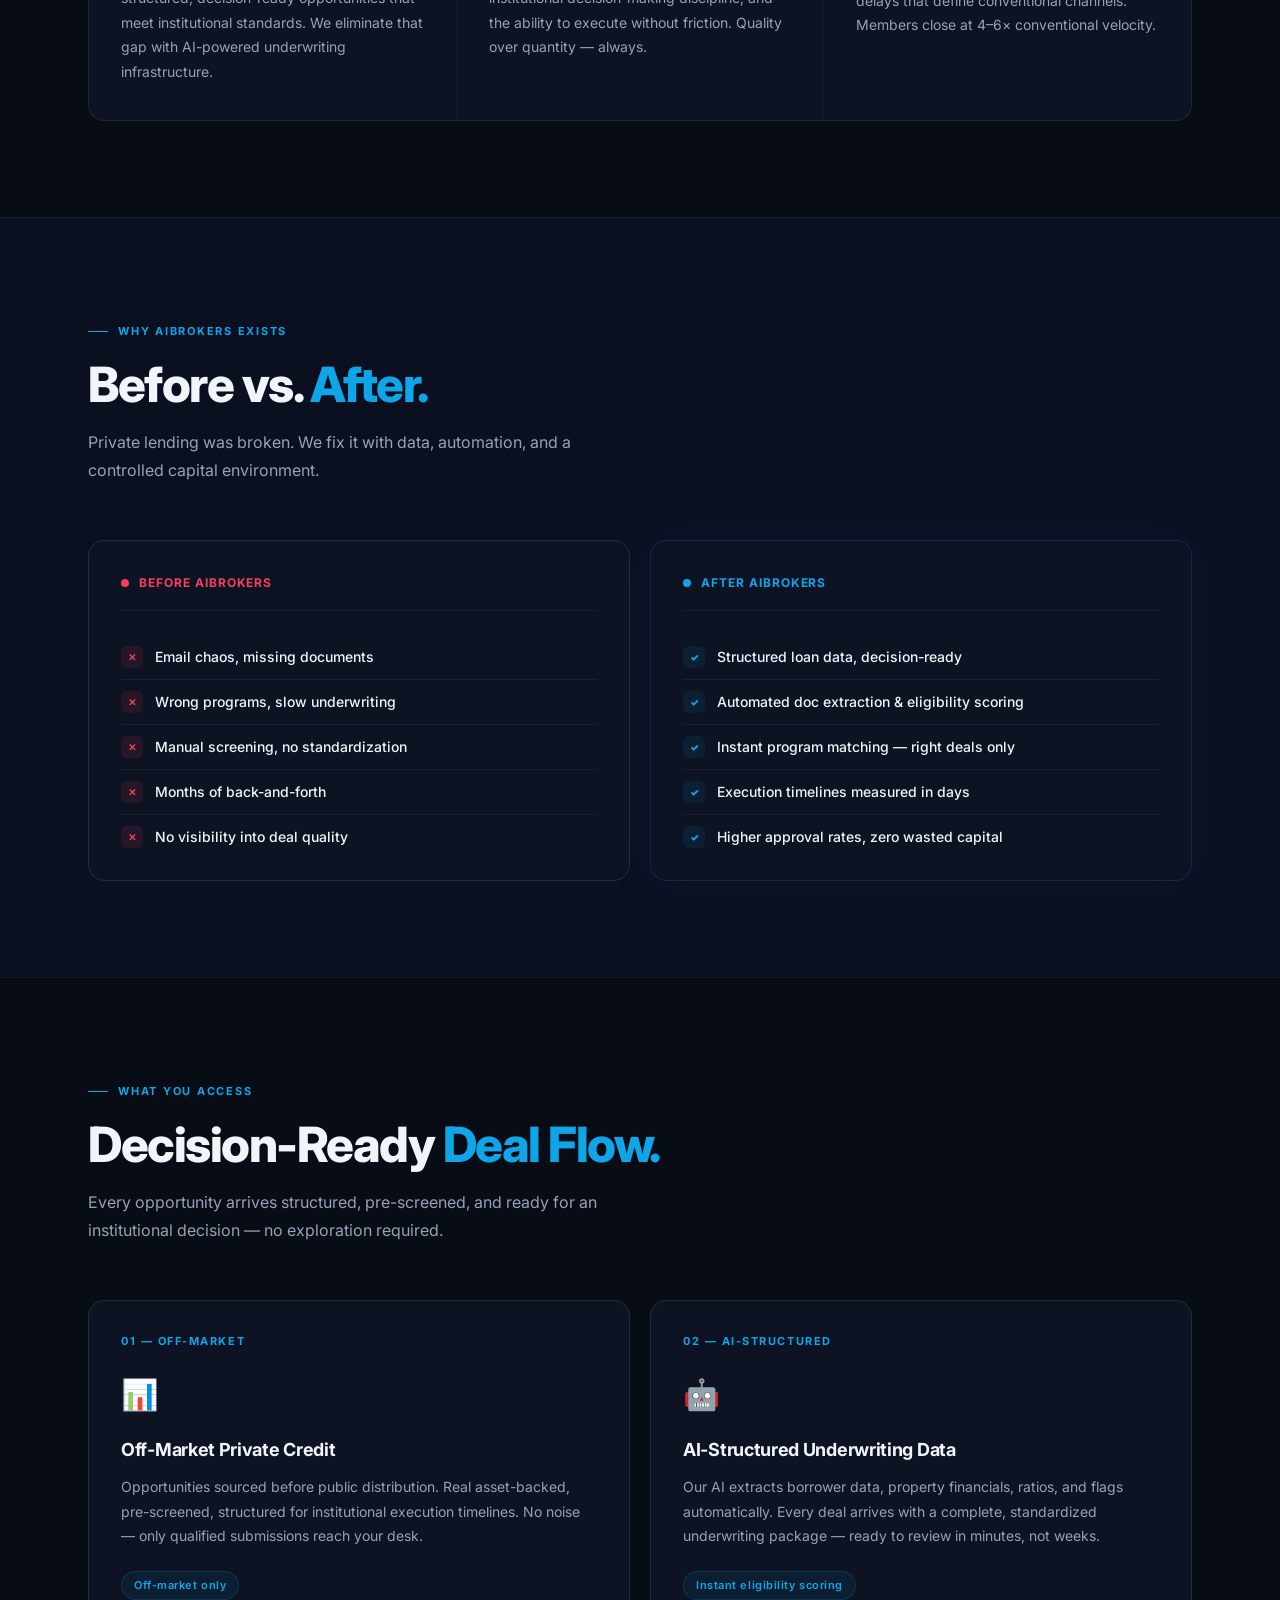
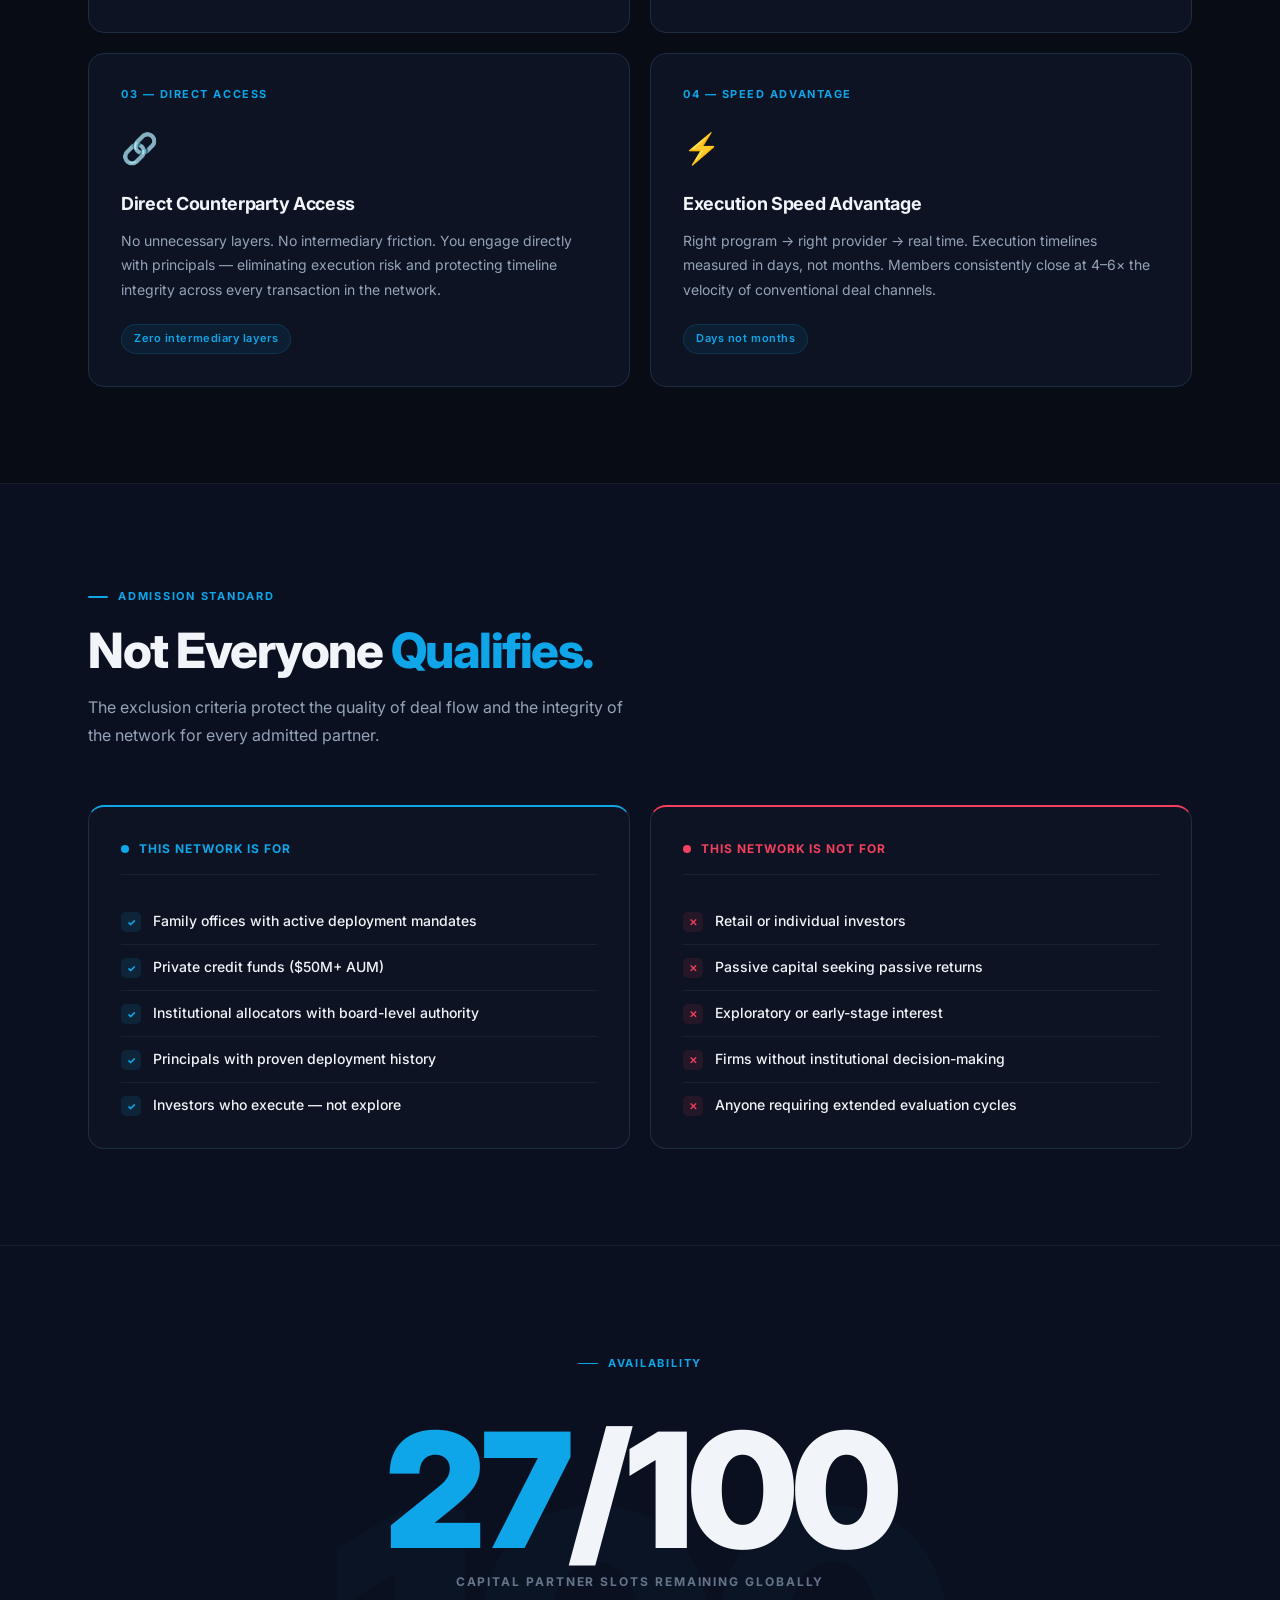
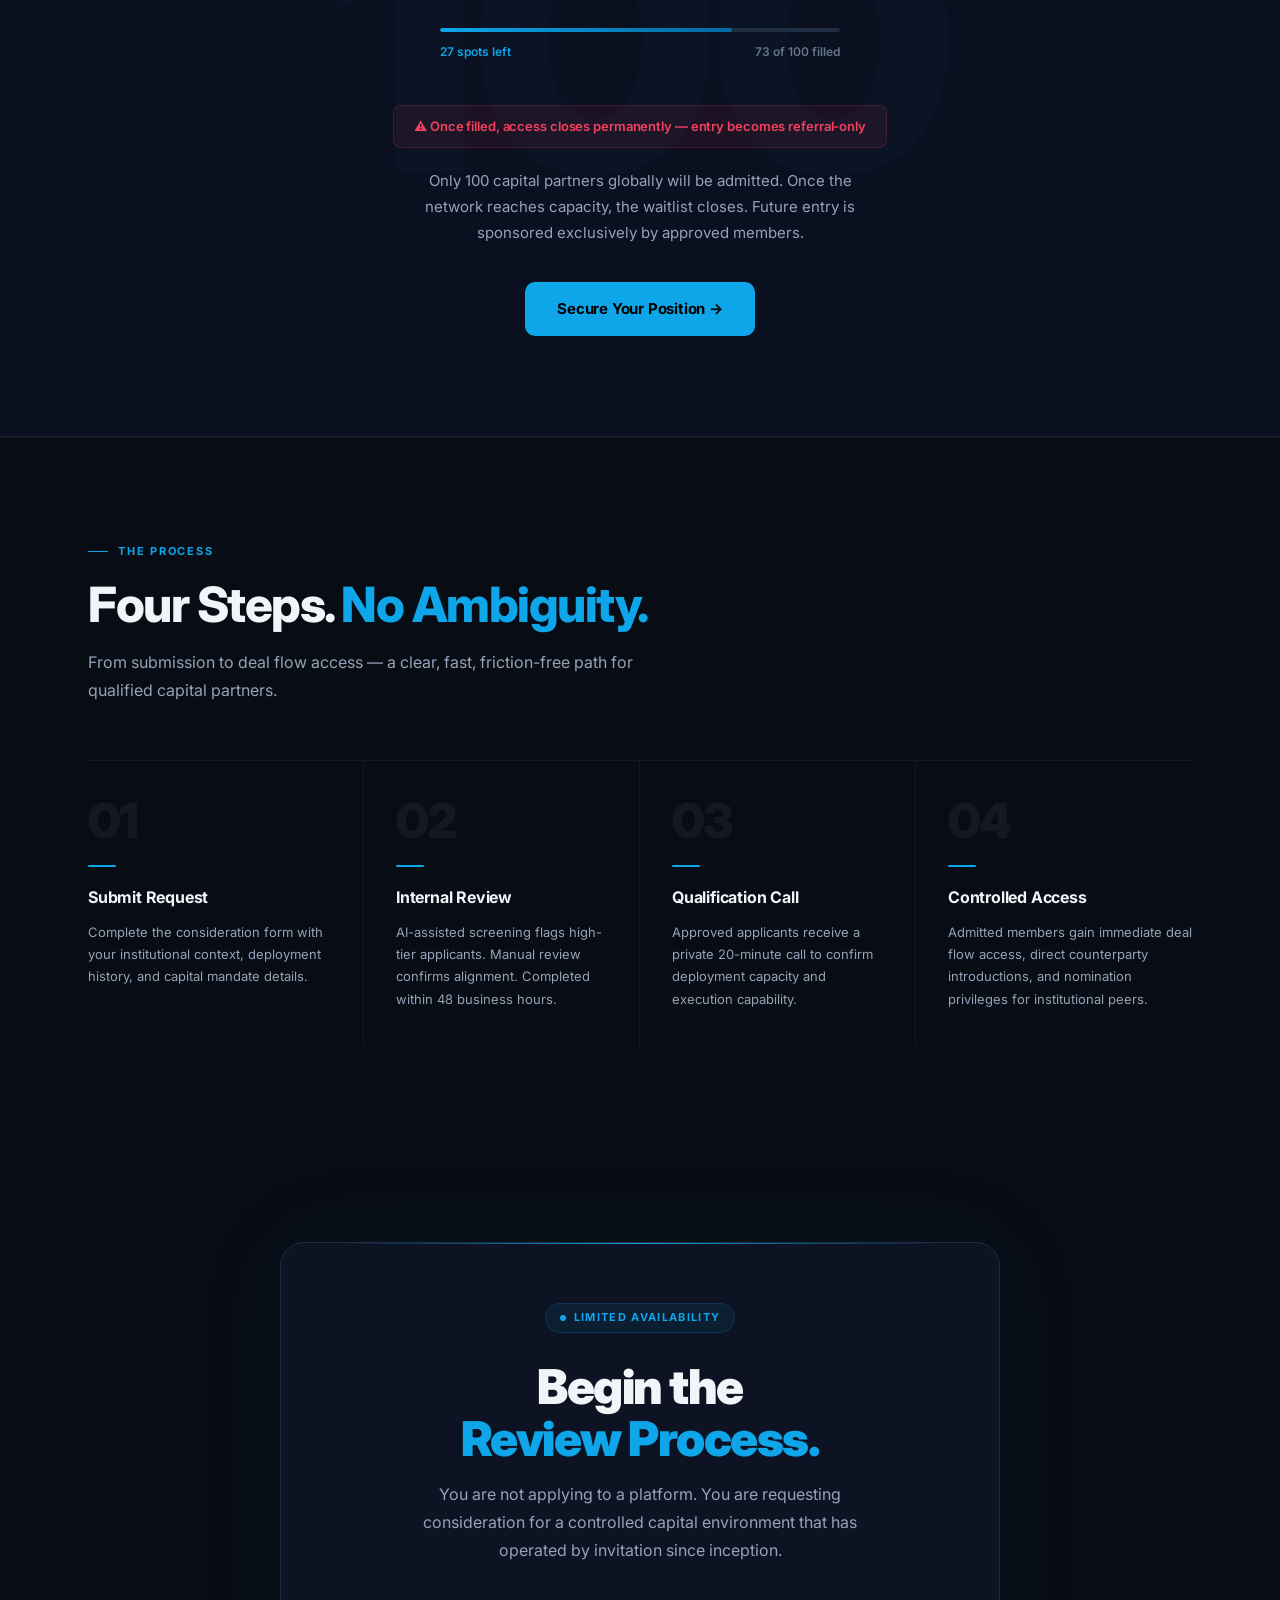
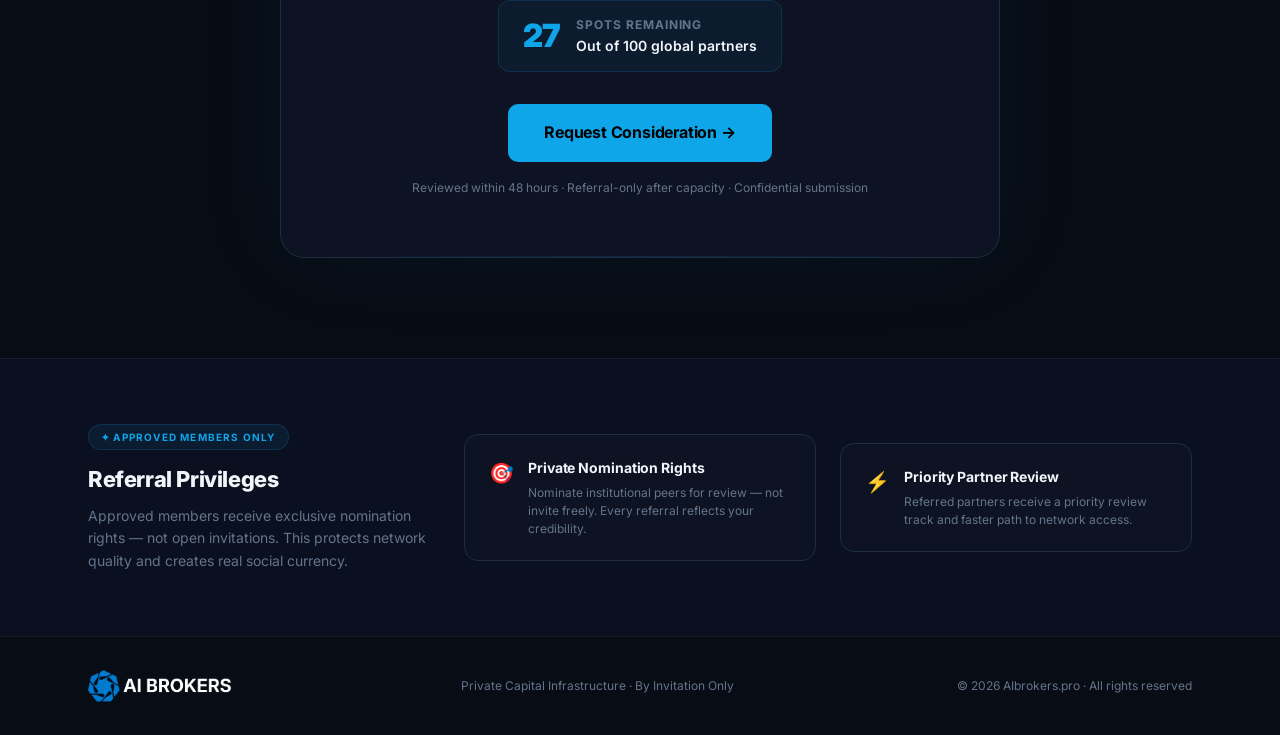
<file: index.html.html>
<!DOCTYPE html>
<html lang="en">
<head>
<meta charset="UTF-8">
<meta name="viewport" content="width=device-width, initial-scale=1.0">
<title>AIbrokers.pro — Private Capital Network</title>
<link rel="preconnect" href="https://fonts.googleapis.com">
<link href="https://fonts.googleapis.com/css2?family=Inter:wght@300;400;500;600;700;800;900&display=swap" rel="stylesheet">
<style>
*, *::before, *::after { margin: 0; padding: 0; box-sizing: border-box; }
html { scroll-behavior: smooth; }

:root {
  --bg:        #080c14;
  --bg-1:      #0b1020;
  --bg-2:      #0e1528;
  --card:      #0d1322;
  --cyan:      #0ea5e9;
  --cyan-2:    #38bdf8;
  --cyan-dim:  rgba(14,165,233,0.08);
  --cyan-bdr:  rgba(14,165,233,0.16);
  --cyan-glo:  rgba(14,165,233,0.20);
  --white:     #f1f5f9;
  --g1:        #94a3b8;
  --g2:        #64748b;
  --g3:        #1e2d42;
  --line:      rgba(255,255,255,0.055);
  --red:       #f43f5e;
  --green:     #10b981;
}

body {
  background: var(--bg);
  color: var(--white);
  font-family: 'Inter', sans-serif;
  font-weight: 400;
  line-height: 1.6;
  -webkit-font-smoothing: antialiased;
  overflow-x: hidden;
}

.container { max-width: 1200px; margin: 0 auto; padding: 0 48px; }

/* ─────────────────── NAV ─────────────────── */
nav {
  position: fixed; top: 0; left: 0; right: 0; z-index: 100;
  background: rgba(8,12,20,0.82);
  backdrop-filter: blur(24px) saturate(160%);
  border-bottom: 1px solid var(--line);
}
.nav-inner {
  max-width: 1200px; margin: 0 auto; padding: 0 48px;
  height: 66px; display: flex; align-items: center; justify-content: space-between;
}
.logo { display: flex; align-items: center; gap: 10px; text-decoration: none; }
.logo-box {
  width: 32px; height: 32px; background: var(--cyan); border-radius: 7px;
  display: flex; align-items: center; justify-content: center;
  font-size: 11px; font-weight: 900; color: #000; letter-spacing: -0.5px;
}
.logo-text { font-size: 15px; font-weight: 700; color: var(--white); letter-spacing: -0.3px; }
.logo-text span { color: var(--cyan); }
.nav-links { display: flex; align-items: center; gap: 32px; }
.nav-link { font-size: 13px; font-weight: 500; color: var(--g1); text-decoration: none; transition: color .18s; }
.nav-link:hover { color: var(--white); }
.nav-cta {
  font-size: 13px; font-weight: 700; padding: 10px 22px;
  background: var(--cyan); color: #000; border: none; border-radius: 8px;
  cursor: pointer; text-decoration: none; letter-spacing: -0.1px; transition: all .2s;
}
.nav-cta:hover { background: var(--cyan-2); transform: translateY(-1px); box-shadow: 0 6px 24px var(--cyan-glo); }

/* ─────────────────── HERO ─────────────────── */
.hero {
  min-height: 100vh;
  display: flex; align-items: center;
  padding: 120px 0 80px;
  position: relative; overflow: hidden;
}
.hero-glow-r {
  position: absolute; top: -180px; right: -180px;
  width: 720px; height: 720px; border-radius: 50%;
  background: radial-gradient(circle, rgba(14,165,233,0.07) 0%, transparent 65%);
  pointer-events: none;
}
.hero-glow-l {
  position: absolute; bottom: -80px; left: -120px;
  width: 500px; height: 500px; border-radius: 50%;
  background: radial-gradient(circle, rgba(14,165,233,0.04) 0%, transparent 65%);
  pointer-events: none;
}
.hero-grid {
  position: absolute; inset: 0; pointer-events: none;
  background-image:
    linear-gradient(rgba(14,165,233,0.022) 1px, transparent 1px),
    linear-gradient(90deg, rgba(14,165,233,0.022) 1px, transparent 1px);
  background-size: 76px 76px;
}

.hero-inner { position: relative; z-index: 2; text-align: center; }

.hero-tag {
  display: inline-flex; align-items: center; gap: 8px;
  background: var(--cyan-dim); border: 1px solid var(--cyan-bdr);
  border-radius: 100px; padding: 6px 16px;
  font-size: 11px; font-weight: 700; letter-spacing: 0.12em;
  text-transform: uppercase; color: var(--cyan); margin-bottom: 32px;
}
.tag-dot {
  width: 6px; height: 6px; border-radius: 50%; background: var(--cyan);
  animation: blink 2.2s ease-in-out infinite;
}
@keyframes blink { 0%,100%{opacity:1;transform:scale(1)} 50%{opacity:0.3;transform:scale(0.7)} }

.hero h1 {
  font-size: clamp(42px, 6vw, 76px);
  font-weight: 900; line-height: 1.04; letter-spacing: -2.5px;
  color: var(--white); margin-bottom: 24px;
}
.hero h1 span { color: var(--cyan); }

.hero-sub {
  font-size: 18px; font-weight: 400; line-height: 1.72;
  color: var(--g1); max-width: 580px; margin: 0 auto 44px;
}

.hero-ctas {
  display: flex; align-items: center; justify-content: center;
  gap: 14px; margin-bottom: 56px; flex-wrap: wrap;
}

.btn-primary {
  font-family: 'Inter', sans-serif; font-size: 15px; font-weight: 700;
  padding: 15px 32px; background: var(--cyan); color: #000; border: none;
  border-radius: 10px; cursor: pointer; text-decoration: none;
  display: inline-flex; align-items: center; gap: 8px; letter-spacing: -0.2px;
  transition: all .25s;
}
.btn-primary:hover { background: var(--cyan-2); transform: translateY(-2px); box-shadow: 0 12px 40px var(--cyan-glo); }

.btn-ghost {
  font-family: 'Inter', sans-serif; font-size: 15px; font-weight: 500;
  padding: 15px 28px; background: transparent; color: var(--g1);
  border: 1px solid var(--g3); border-radius: 10px; cursor: pointer;
  text-decoration: none; letter-spacing: -0.2px; transition: all .2s;
}
.btn-ghost:hover { border-color: var(--cyan-bdr); color: var(--cyan); }

.hero-proof {
  display: flex; align-items: center; justify-content: center; gap: 32px; flex-wrap: wrap;
}
.proof-item { display: flex; align-items: center; gap: 8px; font-size: 13px; font-weight: 500; color: var(--g2); }
.proof-dot { width: 5px; height: 5px; border-radius: 50%; background: var(--cyan); }

/* ─────────────────── STATS ─────────────────── */
.stats-bar {
  border-top: 1px solid var(--line);
  border-bottom: 1px solid var(--line);
  background: var(--bg-1);
}
.stats-inner {
  max-width: 1200px; margin: 0 auto; padding: 0 48px;
  display: grid; grid-template-columns: repeat(4, 1fr);
}
.stat-cell {
  padding: 30px 0; text-align: center;
  border-right: 1px solid var(--line);
}
.stat-cell:last-child { border-right: none; }
.stat-num { font-size: 38px; font-weight: 800; color: var(--white); display: block; line-height: 1; margin-bottom: 6px; letter-spacing: -1.5px; }
.stat-num em { color: var(--cyan); font-style: normal; }
.stat-lbl { font-size: 12px; font-weight: 600; color: var(--g2); letter-spacing: 0.07em; text-transform: uppercase; }

/* ─────────────────── SECTIONS ─────────────────── */
.section { padding: 96px 0; }
.section-alt { background: var(--bg-1); }
.section-border { border-top: 1px solid var(--line); }

.eyebrow {
  display: inline-flex; align-items: center; gap: 10px;
  font-size: 11px; font-weight: 700; letter-spacing: 0.16em;
  text-transform: uppercase; color: var(--cyan); margin-bottom: 18px;
}
.eyebrow::before { content: ''; width: 20px; height: 1.5px; background: var(--cyan); border-radius: 2px; }

.sec-h {
  font-size: clamp(32px, 3.8vw, 52px); font-weight: 800;
  line-height: 1.1; letter-spacing: -1.5px; color: var(--white); margin-bottom: 16px;
}
.sec-h span { color: var(--cyan); }

.sec-p { font-size: 16px; font-weight: 400; color: var(--g1); line-height: 1.75; max-width: 560px; }

/* ─────────────────── WHY GRID ─────────────────── */
.why-grid {
  display: grid; grid-template-columns: repeat(3, 1fr);
  gap: 1px; margin-top: 56px;
  background: var(--line); border: 1px solid var(--line); border-radius: 16px; overflow: hidden;
}
.why-cell {
  background: var(--card); padding: 36px 32px;
  transition: background .2s;
  position: relative;
}
.why-cell:hover { background: rgba(14,165,233,0.04); }
.wc-num {
  font-size: 11px; font-weight: 700; letter-spacing: 0.14em;
  text-transform: uppercase; color: var(--cyan); margin-bottom: 20px;
}
.wc-h { font-size: 17px; font-weight: 700; color: var(--white); margin-bottom: 12px; letter-spacing: -0.3px; line-height: 1.3; }
.wc-p { font-size: 14px; font-weight: 400; color: var(--g1); line-height: 1.75; }

/* ─────────────────── BEFORE/AFTER ─────────────────── */
.ba-grid { display: grid; grid-template-columns: 1fr 1fr; gap: 20px; margin-top: 56px; }
.ba-card {
  background: var(--card); border: 1px solid var(--g3);
  border-radius: 16px; padding: 32px; overflow: hidden;
}
.ba-card.after { border-color: var(--cyan-bdr); box-shadow: 0 0 60px rgba(14,165,233,0.05); }
.ba-head {
  display: flex; align-items: center; gap: 10px; margin-bottom: 24px;
  padding-bottom: 18px; border-bottom: 1px solid var(--line);
}
.ba-dot { width: 8px; height: 8px; border-radius: 50%; }
.ba-dot.bad { background: var(--red); }
.ba-dot.good { background: var(--cyan); }
.ba-label { font-size: 12px; font-weight: 700; letter-spacing: 0.08em; text-transform: uppercase; }
.ba-label.bad { color: var(--red); }
.ba-label.good { color: var(--cyan); }
.ba-list { list-style: none; display: flex; flex-direction: column; gap: 0; }
.ba-list li {
  display: flex; align-items: center; gap: 12px;
  padding: 11px 0; border-bottom: 1px solid var(--line);
  font-size: 14px; font-weight: 500; color: var(--white); line-height: 1.4;
}
.ba-list li:last-child { border-bottom: none; padding-bottom: 0; }
.ba-icon {
  width: 22px; height: 22px; border-radius: 6px; flex-shrink: 0;
  display: flex; align-items: center; justify-content: center;
  font-size: 10px; font-weight: 900;
}
.ba-icon.bad  { background: rgba(244,63,94,0.10); color: var(--red); }
.ba-icon.good { background: var(--cyan-dim); color: var(--cyan); }

/* ─────────────────── ACCESS ─────────────────── */
.access-grid {
  display: grid; grid-template-columns: repeat(2, 1fr);
  gap: 20px; margin-top: 56px;
}
.ac-card {
  background: var(--card); border: 1px solid var(--g3);
  border-radius: 16px; padding: 32px;
  transition: border-color .25s, transform .22s, box-shadow .22s;
  position: relative; overflow: hidden;
}
.ac-card::before {
  content: ''; position: absolute; top: 0; left: 0; right: 0; height: 1px;
  background: linear-gradient(90deg, transparent, var(--cyan-bdr), transparent);
  opacity: 0; transition: opacity .3s;
}
.ac-card:hover { border-color: var(--cyan-bdr); transform: translateY(-4px); box-shadow: 0 20px 56px rgba(14,165,233,0.07); }
.ac-card:hover::before { opacity: 1; }
.ac-tag { font-size: 11px; font-weight: 700; letter-spacing: 0.14em; text-transform: uppercase; color: var(--cyan); margin-bottom: 20px; }
.ac-icon { font-size: 30px; margin-bottom: 18px; display: block; }
.ac-h { font-size: 18px; font-weight: 700; color: var(--white); margin-bottom: 10px; letter-spacing: -0.3px; }
.ac-p { font-size: 14px; font-weight: 400; color: var(--g1); line-height: 1.75; }
.ac-pill {
  display: inline-flex; align-items: center; gap: 6px; margin-top: 22px;
  background: var(--cyan-dim); border: 1px solid var(--cyan-bdr);
  border-radius: 100px; padding: 5px 12px;
  font-size: 11px; font-weight: 600; color: var(--cyan); letter-spacing: 0.05em;
}

/* ─────────────────── FILTER ─────────────────── */
.filter-grid { display: grid; grid-template-columns: 1fr 1fr; gap: 20px; margin-top: 56px; }
.filter-card {
  background: var(--card); border: 1px solid var(--g3);
  border-radius: 16px; padding: 32px;
}
.filter-card.yes { border-top: 2px solid var(--cyan); }
.filter-card.no  { border-top: 2px solid var(--red); }
.fcard-head {
  display: flex; align-items: center; gap: 10px;
  margin-bottom: 24px; padding-bottom: 16px; border-bottom: 1px solid var(--line);
}
.fc-dot { width: 8px; height: 8px; border-radius: 50%; }
.fc-dot.yes { background: var(--cyan); }
.fc-dot.no  { background: var(--red); }
.fc-lbl { font-size: 12px; font-weight: 700; letter-spacing: 0.08em; text-transform: uppercase; }
.fc-lbl.yes { color: var(--cyan); }
.fc-lbl.no  { color: var(--red); }
.fcard-list { list-style: none; display: flex; flex-direction: column; }
.fcard-list li {
  display: flex; align-items: flex-start; gap: 12px;
  padding: 12px 0; border-bottom: 1px solid var(--line);
  font-size: 14px; font-weight: 500; color: var(--white); line-height: 1.4;
}
.fcard-list li:last-child { border-bottom: none; padding-bottom: 0; }
.fli {
  width: 20px; height: 20px; border-radius: 5px; flex-shrink: 0;
  display: flex; align-items: center; justify-content: center;
  font-size: 10px; font-weight: 800; margin-top: 1px;
}
.fli.yes { background: rgba(14,165,233,0.12); color: var(--cyan); }
.fli.no  { background: rgba(244,63,94,0.10); color: var(--red); }

/* ─────────────────── SCARCITY ─────────────────── */
.scarcity {
  padding: 100px 0;
  background: var(--bg-1);
  border-top: 1px solid var(--line);
  border-bottom: 1px solid var(--line);
  text-align: center;
  position: relative; overflow: hidden;
}
.sc-ghost {
  position: absolute; font-size: 28vw; font-weight: 900;
  color: rgba(14,165,233,0.025); top: 50%; left: 50%;
  transform: translate(-50%,-50%); pointer-events: none;
  line-height: 1; letter-spacing: -6px; white-space: nowrap;
  font-family: 'Inter', sans-serif;
}
.sc-inner { position: relative; z-index: 2; }
.sc-big {
  font-size: clamp(80px, 16vw, 160px); font-weight: 900;
  line-height: 0.9; letter-spacing: -5px;
  color: var(--white); display: block; margin: 28px 0 10px;
}
.sc-big em { color: var(--cyan); font-style: normal; }
.sc-lbl {
  font-size: 12px; font-weight: 700; letter-spacing: 0.16em;
  text-transform: uppercase; color: var(--g2); margin-bottom: 36px; display: block;
}
.sc-track-wrap { max-width: 400px; margin: 0 auto 16px; }
.sc-track { height: 4px; background: var(--g3); border-radius: 4px; overflow: hidden; margin-bottom: 10px; }
.sc-fill { height: 100%; width: 73%; background: linear-gradient(90deg, var(--cyan), #0369a1); border-radius: 4px; }
.sc-nums { display: flex; justify-content: space-between; font-size: 12px; font-weight: 600; }
.sc-nums span:first-child { color: var(--cyan); }
.sc-nums span:last-child  { color: var(--g2); }
.sc-alert {
  display: inline-flex; align-items: center; gap: 8px;
  background: rgba(244,63,94,0.07); border: 1px solid rgba(244,63,94,0.16);
  border-radius: 8px; padding: 10px 20px;
  font-size: 13px; font-weight: 600; color: var(--red);
  margin: 28px 0 20px; letter-spacing: -0.1px;
}
.sc-note {
  font-size: 15px; color: var(--g1); line-height: 1.75;
  max-width: 460px; margin: 0 auto 36px;
}

/* ─────────────────── PROCESS ─────────────────── */
.process-grid {
  display: grid; grid-template-columns: repeat(4, 1fr);
  gap: 0; margin-top: 56px;
  border-top: 1px solid var(--line);
}
.p-col {
  padding: 36px 32px 36px 0; border-right: 1px solid var(--line);
}
.p-col:last-child { border-right: none; padding-right: 0; }
.p-col:not(:first-child) { padding-left: 32px; }
.p-num {
  font-size: 48px; font-weight: 900; color: rgba(255,255,255,0.05);
  line-height: 1; letter-spacing: -2px; display: block; margin-bottom: 20px;
}
.p-bar { width: 28px; height: 2px; background: var(--cyan); border-radius: 2px; margin-bottom: 18px; }
.p-h { font-size: 16px; font-weight: 700; color: var(--white); margin-bottom: 10px; letter-spacing: -0.2px; }
.p-t { font-size: 13px; font-weight: 400; color: var(--g1); line-height: 1.72; }

/* ─────────────────── CTA SECTION ─────────────────── */
.cta-section {
  padding: 100px 0;
  text-align: center;
  position: relative; overflow: hidden;
}
.cta-section::before {
  content: '';
  position: absolute; top: 50%; left: 50%; transform: translate(-50%,-50%);
  width: 800px; height: 400px;
  background: radial-gradient(ellipse, rgba(14,165,233,0.07) 0%, transparent 65%);
  pointer-events: none;
}
.cta-inner { position: relative; z-index: 2; }
.cta-card {
  max-width: 720px; margin: 0 auto;
  background: var(--card); border: 1px solid var(--g3);
  border-radius: 24px; padding: 60px 56px;
  position: relative; overflow: hidden;
  box-shadow: 0 0 100px rgba(14,165,233,0.06);
}
.cta-card::before {
  content: ''; position: absolute; top: 0; left: 56px; right: 56px; height: 1px;
  background: linear-gradient(90deg, transparent, var(--cyan), transparent);
}
.cta-card::after {
  content: ''; position: absolute; bottom: 0; left: 56px; right: 56px; height: 1px;
  background: linear-gradient(90deg, transparent, var(--cyan-bdr), transparent);
}
.cta-eyebrow {
  display: inline-flex; align-items: center; gap: 8px;
  background: var(--cyan-dim); border: 1px solid var(--cyan-bdr);
  border-radius: 100px; padding: 5px 14px;
  font-size: 11px; font-weight: 700; letter-spacing: 0.12em;
  text-transform: uppercase; color: var(--cyan); margin-bottom: 28px;
}
.cta-h {
  font-size: clamp(30px, 4vw, 48px); font-weight: 900;
  letter-spacing: -1.5px; color: var(--white); line-height: 1.08; margin-bottom: 16px;
}
.cta-h span { color: var(--cyan); }
.cta-p {
  font-size: 16px; color: var(--g1); line-height: 1.75;
  max-width: 480px; margin: 0 auto 36px;
}
.cta-spots {
  display: inline-flex; align-items: center; gap: 16px;
  background: rgba(14,165,233,0.06); border: 1px solid var(--cyan-bdr);
  border-radius: 12px; padding: 14px 24px; margin-bottom: 32px;
}
.spots-num { font-size: 32px; font-weight: 900; color: var(--cyan); line-height: 1; letter-spacing: -1px; }
.spots-info { text-align: left; }
.spots-top { font-size: 12px; font-weight: 700; letter-spacing: 0.08em; text-transform: uppercase; color: var(--g2); }
.spots-bot { font-size: 14px; font-weight: 600; color: var(--white); }
.cta-btns { display: flex; align-items: center; justify-content: center; gap: 14px; flex-wrap: wrap; }
.cta-note { font-size: 12px; color: var(--g2); margin-top: 16px; }

/* ─────────────────── REFERRAL ─────────────────── */
.ref-section {
  border-top: 1px solid var(--line);
  background: var(--bg-1); padding: 64px 0;
}
.ref-inner {
  max-width: 1200px; margin: 0 auto; padding: 0 48px;
  display: grid; grid-template-columns: 1fr 1fr 1fr; gap: 24px; align-items: center;
}
.ref-badge {
  display: inline-flex; align-items: center; gap: 6px;
  background: var(--cyan-dim); border: 1px solid var(--cyan-bdr);
  border-radius: 100px; padding: 4px 12px;
  font-size: 10px; font-weight: 700; letter-spacing: 0.12em;
  text-transform: uppercase; color: var(--cyan); margin-bottom: 12px;
}
.ref-h { font-size: 22px; font-weight: 800; color: var(--white); letter-spacing: -0.4px; margin-bottom: 8px; }
.ref-p { font-size: 14px; color: var(--g2); line-height: 1.6; }
.ref-card {
  background: var(--card); border: 1px solid var(--g3);
  border-radius: 14px; padding: 22px 24px;
  display: flex; align-items: flex-start; gap: 14px;
  transition: border-color .2s;
}
.ref-card:hover { border-color: var(--cyan-bdr); }
.ref-icon { font-size: 20px; flex-shrink: 0; }
.ref-ct { }
.ref-ct-h { font-size: 14px; font-weight: 700; color: var(--white); margin-bottom: 4px; letter-spacing: -0.1px; }
.ref-ct-p { font-size: 12px; font-weight: 400; color: var(--g2); line-height: 1.5; }

/* ─────────────────── FOOTER ─────────────────── */
footer {
  border-top: 1px solid var(--line);
  background: var(--bg); padding: 32px 0;
}
.foot-inner {
  max-width: 1200px; margin: 0 auto; padding: 0 48px;
  display: flex; align-items: center; justify-content: space-between;
}
.foot-logo { display: flex; align-items: center; gap: 10px; text-decoration: none; }
.foot-box { width: 26px; height: 26px; background: var(--cyan); border-radius: 6px; display: flex; align-items: center; justify-content: center; font-size: 10px; font-weight: 900; color: #000; }
.foot-name { font-size: 14px; font-weight: 700; color: var(--white); }
.foot-name span { color: var(--cyan); }
.foot-t { font-size: 12px; font-weight: 400; color: var(--g2); }

/* ─────────────────── ANIMATIONS ─────────────────── */
@keyframes fadeUp {
  from { opacity: 0; transform: translateY(24px); }
  to   { opacity: 1; transform: translateY(0); }
}
.hero-tag   { animation: fadeUp .55s .00s ease both; }
.hero h1    { animation: fadeUp .55s .08s ease both; }
.hero-sub   { animation: fadeUp .55s .16s ease both; }
.hero-ctas  { animation: fadeUp .55s .22s ease both; }
.hero-proof { animation: fadeUp .55s .28s ease both; }

.reveal {
  opacity: 0; transform: translateY(20px);
  transition: opacity .5s ease, transform .5s ease;
}
.reveal.visible { opacity: 1; transform: translateY(0); }

/* ─────────────────── RESPONSIVE ─────────────────── */
@media (max-width: 960px) {
  .container, .nav-inner, .stats-inner, .ref-inner, .foot-inner { padding: 0 24px; }
  .nav-links .nav-link { display: none; }
  .hero { padding: 100px 0 60px; }
  .hero-inner { padding: 0 24px; }
  .hero h1 { letter-spacing: -1.5px; }
  .why-grid { grid-template-columns: 1fr; }
  .ba-grid, .access-grid, .filter-grid { grid-template-columns: 1fr; }
  .process-grid { grid-template-columns: 1fr 1fr; }
  .p-col { padding: 28px 0; border-right: none; border-bottom: 1px solid var(--line); }
  .p-col:not(:first-child) { padding-left: 0; }
  .stats-inner { grid-template-columns: 1fr 1fr; }
  .ref-inner { grid-template-columns: 1fr; }
  .cta-card { padding: 40px 28px; }
  .foot-inner { flex-direction: column; gap: 12px; text-align: center; }
  .section { padding: 72px 0; }
  .hero-proof { flex-direction: column; gap: 12px; }
}
</style>
</head>
<body>

<!-- ── NAV ── -->
<nav>
  <div class="nav-inner">
    <a href="#" class="logo">
     <img style="width: 150px;" src="./Assets/LogoAIBROKERS.png" alt="AI BROKERS LOGO">
    </a>
    <div class="nav-links">
      <a href="#why" class="nav-link">Why AIBrokers</a>
      <a href="#access" class="nav-link">What You Access</a>
      <a href="#qualify" class="nav-link">Who Qualifies</a>
      <a href="#process" class="nav-link">Process</a>
    </div>
    <a href="https://aibrokers.pro" target="_blank" class="nav-cta">Request Access →</a>
  </div>
</nav>

<!-- ── HERO ── -->
<section class="hero">
  <div class="hero-glow-r"></div>
  <div class="hero-glow-l"></div>
  <div class="hero-grid"></div>
  <div class="container">
    <div class="hero-inner">
      <div class="hero-tag"><span class="tag-dot"></span> The Private Capital Network</div>
      <h1>Off-Market Access.<br><span>By Invitation Only.</span></h1>
      <p class="hero-sub">A closed capital network for family offices and institutional allocators seeking structured, executable deal flow — not another marketplace.</p>
      <div class="hero-ctas">
        <a href="https://aibrokers.pro" target="_blank" class="btn-primary">Request Consideration →</a>
        <a href="#access" class="btn-ghost">See What You Access</a>
      </div>
      <div class="hero-proof">
        <div class="proof-item"><span class="proof-dot"></span> Pre-underwritten deal flow</div>
        <div class="proof-item"><span class="proof-dot"></span> Direct counterparty access</div>
        <div class="proof-item"><span class="proof-dot"></span> Execution in days, not months</div>
        <div class="proof-item"><span class="proof-dot"></span> 100 global partners max</div>
      </div>
    </div>
  </div>
</section>

<!-- ── STATS BAR ── -->
<div class="stats-bar">
  <div class="stats-inner">
    <div class="stat-cell">
      <span class="stat-num"><em>27</em></span>
      <span class="stat-lbl">Spots Remaining</span>
    </div>
    <div class="stat-cell">
      <span class="stat-num">$250<em>M+</em></span>
      <span class="stat-lbl">Min. Deployment</span>
    </div>
    <div class="stat-cell">
      <span class="stat-num">48<em>hr</em></span>
      <span class="stat-lbl">Review Turnaround</span>
    </div>
    <div class="stat-cell">
      <span class="stat-num">100<em>%</em></span>
      <span class="stat-lbl">Qualified Deal Flow</span>
    </div>
  </div>
</div>

<!-- ── WHY ── -->
<section class="section" id="why">
  <div class="container">
    <div class="eyebrow">The Problem We Solve</div>
    <div class="sec-h">Private Lending Is Broken.<br><span>We Fix It With Data.</span></div>
    <p class="sec-p">Turn messy broker submissions into standardized underwriting data and instantly match deals to the right capital providers.</p>

    <div class="why-grid">
      <div class="why-cell reveal">
        <div class="wc-num">01 — The Reality</div>
        <div class="wc-h">No shortage of deals — only of structure</div>
        <div class="wc-p">There is no shortage of deals in private capital markets. There is a critical shortage of structured, decision-ready opportunities that meet institutional standards. We eliminate that gap with AI-powered underwriting infrastructure.</div>
      </div>
      <div class="why-cell reveal">
        <div class="wc-num">02 — Our Standard</div>
        <div class="wc-h">We select partners. We don't accept applications.</div>
        <div class="wc-p">Admission is by evaluation only. Each partner must demonstrate proven deployment history, institutional decision-making discipline, and the ability to execute without friction. Quality over quantity — always.</div>
      </div>
      <div class="why-cell reveal">
        <div class="wc-num">03 — The Result</div>
        <div class="wc-h">Access is not given. It is recognized.</div>
        <div class="wc-p">Our matching API routes pre-underwritten, AI-structured deals directly to capital partners in real time — eliminating noise and delays that define conventional channels. Members close at 4–6× conventional velocity.</div>
      </div>
    </div>
  </div>
</section>

<!-- ── BEFORE / AFTER ── -->
<section class="section section-alt section-border">
  <div class="container">
    <div class="eyebrow">Why AIBrokers Exists</div>
    <div class="sec-h">Before vs. <span>After.</span></div>
    <p class="sec-p">Private lending was broken. We fix it with data, automation, and a controlled capital environment.</p>

    <div class="ba-grid">
      <div class="ba-card reveal">
        <div class="ba-head">
          <div class="ba-dot bad"></div>
          <span class="ba-label bad">Before AIBrokers</span>
        </div>
        <ul class="ba-list">
          <li><div class="ba-icon bad">✕</div> Email chaos, missing documents</li>
          <li><div class="ba-icon bad">✕</div> Wrong programs, slow underwriting</li>
          <li><div class="ba-icon bad">✕</div> Manual screening, no standardization</li>
          <li><div class="ba-icon bad">✕</div> Months of back-and-forth</li>
          <li><div class="ba-icon bad">✕</div> No visibility into deal quality</li>
        </ul>
      </div>
      <div class="ba-card after reveal">
        <div class="ba-head">
          <div class="ba-dot good"></div>
          <span class="ba-label good">After AIBrokers</span>
        </div>
        <ul class="ba-list">
          <li><div class="ba-icon good">✓</div> Structured loan data, decision-ready</li>
          <li><div class="ba-icon good">✓</div> Automated doc extraction & eligibility scoring</li>
          <li><div class="ba-icon good">✓</div> Instant program matching — right deals only</li>
          <li><div class="ba-icon good">✓</div> Execution timelines measured in days</li>
          <li><div class="ba-icon good">✓</div> Higher approval rates, zero wasted capital</li>
        </ul>
      </div>
    </div>
  </div>
</section>

<!-- ── ACCESS ── -->
<section class="section section-border" id="access">
  <div class="container">
    <div class="eyebrow">What You Access</div>
    <div class="sec-h">Decision-Ready <span>Deal Flow.</span></div>
    <p class="sec-p">Every opportunity arrives structured, pre-screened, and ready for an institutional decision — no exploration required.</p>

    <div class="access-grid">
      <div class="ac-card reveal">
        <div class="ac-tag">01 — Off-Market</div>
        <span class="ac-icon">📊</span>
        <div class="ac-h">Off-Market Private Credit</div>
        <div class="ac-p">Opportunities sourced before public distribution. Real asset-backed, pre-screened, structured for institutional execution timelines. No noise — only qualified submissions reach your desk.</div>
        <div class="ac-pill">Off-market only</div>
      </div>
      <div class="ac-card reveal">
        <div class="ac-tag">02 — AI-Structured</div>
        <span class="ac-icon">🤖</span>
        <div class="ac-h">AI-Structured Underwriting Data</div>
        <div class="ac-p">Our AI extracts borrower data, property financials, ratios, and flags automatically. Every deal arrives with a complete, standardized underwriting package — ready to review in minutes, not weeks.</div>
        <div class="ac-pill">Instant eligibility scoring</div>
      </div>
      <div class="ac-card reveal">
        <div class="ac-tag">03 — Direct Access</div>
        <span class="ac-icon">🔗</span>
        <div class="ac-h">Direct Counterparty Access</div>
        <div class="ac-p">No unnecessary layers. No intermediary friction. You engage directly with principals — eliminating execution risk and protecting timeline integrity across every transaction in the network.</div>
        <div class="ac-pill">Zero intermediary layers</div>
      </div>
      <div class="ac-card reveal">
        <div class="ac-tag">04 — Speed Advantage</div>
        <span class="ac-icon">⚡</span>
        <div class="ac-h">Execution Speed Advantage</div>
        <div class="ac-p">Right program → right provider → real time. Execution timelines measured in days, not months. Members consistently close at 4–6× the velocity of conventional deal channels.</div>
        <div class="ac-pill">Days not months</div>
      </div>
    </div>
  </div>
</section>

<!-- ── FILTER ── -->
<section class="section section-alt section-border" id="qualify">
  <div class="container">
    <div class="eyebrow">Admission Standard</div>
    <div class="sec-h">Not Everyone <span>Qualifies.</span></div>
    <p class="sec-p">The exclusion criteria protect the quality of deal flow and the integrity of the network for every admitted partner.</p>

    <div class="filter-grid">
      <div class="filter-card yes reveal">
        <div class="fcard-head">
          <div class="fc-dot yes"></div>
          <span class="fc-lbl yes">This Network Is For</span>
        </div>
        <ul class="fcard-list">
          <li><div class="fli yes">✓</div> Family offices with active deployment mandates</li>
          <li><div class="fli yes">✓</div> Private credit funds ($50M+ AUM)</li>
          <li><div class="fli yes">✓</div> Institutional allocators with board-level authority</li>
          <li><div class="fli yes">✓</div> Principals with proven deployment history</li>
          <li><div class="fli yes">✓</div> Investors who execute — not explore</li>
        </ul>
      </div>
      <div class="filter-card no reveal">
        <div class="fcard-head">
          <div class="fc-dot no"></div>
          <span class="fc-lbl no">This Network Is NOT For</span>
        </div>
        <ul class="fcard-list">
          <li><div class="fli no">✕</div> Retail or individual investors</li>
          <li><div class="fli no">✕</div> Passive capital seeking passive returns</li>
          <li><div class="fli no">✕</div> Exploratory or early-stage interest</li>
          <li><div class="fli no">✕</div> Firms without institutional decision-making</li>
          <li><div class="fli no">✕</div> Anyone requiring extended evaluation cycles</li>
        </ul>
      </div>
    </div>
  </div>
</section>

<!-- ── SCARCITY ── -->
<section class="scarcity">
  <div class="sc-ghost">100</div>
  <div class="container">
    <div class="sc-inner">
      <div class="eyebrow" style="justify-content:center">Availability</div>
      <span class="sc-big"><em>27</em>/100</span>
      <span class="sc-lbl">Capital Partner Slots Remaining Globally</span>

      <div class="sc-track-wrap">
        <div class="sc-track"><div class="sc-fill"></div></div>
        <div class="sc-nums">
          <span>27 spots left</span>
          <span>73 of 100 filled</span>
        </div>
      </div>

      <div class="sc-alert">⚠ Once filled, access closes permanently — entry becomes referral-only</div>
      <p class="sc-note">Only 100 capital partners globally will be admitted. Once the network reaches capacity, the waitlist closes. Future entry is sponsored exclusively by approved members.</p>
      <a href="https://aibrokers.pro" target="_blank" class="btn-primary">Secure Your Position →</a>
    </div>
  </div>
</section>

<!-- ── PROCESS ── -->
<section class="section section-border" id="process">
  <div class="container">
    <div class="eyebrow">The Process</div>
    <div class="sec-h">Four Steps. <span>No Ambiguity.</span></div>
    <p class="sec-p">From submission to deal flow access — a clear, fast, friction-free path for qualified capital partners.</p>

    <div class="process-grid">
      <div class="p-col reveal">
        <span class="p-num">01</span>
        <div class="p-bar"></div>
        <div class="p-h">Submit Request</div>
        <div class="p-t">Complete the consideration form with your institutional context, deployment history, and capital mandate details.</div>
      </div>
      <div class="p-col reveal">
        <span class="p-num">02</span>
        <div class="p-bar"></div>
        <div class="p-h">Internal Review</div>
        <div class="p-t">AI-assisted screening flags high-tier applicants. Manual review confirms alignment. Completed within 48 business hours.</div>
      </div>
      <div class="p-col reveal">
        <span class="p-num">03</span>
        <div class="p-bar"></div>
        <div class="p-h">Qualification Call</div>
        <div class="p-t">Approved applicants receive a private 20-minute call to confirm deployment capacity and execution capability.</div>
      </div>
      <div class="p-col reveal">
        <span class="p-num">04</span>
        <div class="p-bar"></div>
        <div class="p-h">Controlled Access</div>
        <div class="p-t">Admitted members gain immediate deal flow access, direct counterparty introductions, and nomination privileges for institutional peers.</div>
      </div>
    </div>
  </div>
</section>

<!-- ── CTA ── -->
<section class="cta-section">
  <div class="container">
    <div class="cta-inner">
      <div class="cta-card reveal">
        <div class="cta-eyebrow"><span class="tag-dot"></span> Limited Availability</div>
        <div class="cta-h">Begin the<br><span>Review Process.</span></div>
        <p class="cta-p">You are not applying to a platform. You are requesting consideration for a controlled capital environment that has operated by invitation since inception.</p>

        <div class="cta-spots">
          <div class="spots-num">27</div>
          <div class="spots-info">
            <div class="spots-top">Spots Remaining</div>
            <div class="spots-bot">Out of 100 global partners</div>
          </div>
        </div>

        <div class="cta-btns">
          <a href="https://aibrokers.pro" target="_blank" class="btn-primary" style="font-size:16px;padding:16px 36px">Request Consideration →</a>
        </div>
        <div class="cta-note">Reviewed within 48 hours · Referral-only after capacity · Confidential submission</div>
      </div>
    </div>
  </div>
</section>

<!-- ── REFERRAL ── -->
<div class="ref-section">
  <div class="ref-inner">
    <div>
      <div class="ref-badge">✦ Approved Members Only</div>
      <div class="ref-h">Referral Privileges</div>
      <div class="ref-p">Approved members receive exclusive nomination rights — not open invitations. This protects network quality and creates real social currency.</div>
    </div>
    <div class="ref-card reveal">
      <span class="ref-icon">🎯</span>
      <div class="ref-ct">
        <div class="ref-ct-h">Private Nomination Rights</div>
        <div class="ref-ct-p">Nominate institutional peers for review — not invite freely. Every referral reflects your credibility.</div>
      </div>
    </div>
    <div class="ref-card reveal">
      <span class="ref-icon">⚡</span>
      <div class="ref-ct">
        <div class="ref-ct-h">Priority Partner Review</div>
        <div class="ref-ct-p">Referred partners receive a priority review track and faster path to network access.</div>
      </div>
    </div>
  </div>
</div>

<!-- ── FOOTER ── -->
<footer>
  <div class="foot-inner">
    <a href="#" class="foot-logo">
          <img style="width: 150px;" src="./Assets/LogoAIBROKERS.png" alt="AI BROKERS LOGO">

    </a>
    <div class="foot-t">Private Capital Infrastructure · By Invitation Only</div>
    <div class="foot-t">© 2026 AIbrokers.pro · All rights reserved</div>
  </div>
</footer>

<script>
const io = new IntersectionObserver((entries) => {
  entries.forEach((en, i) => {
    if (en.isIntersecting) {
      setTimeout(() => en.target.classList.add('visible'), 0);
      io.unobserve(en.target);
    }
  });
}, { threshold: 0.07, rootMargin: '0px 0px -32px 0px' });

document.querySelectorAll('.reveal').forEach((el, i) => {
  el.style.transitionDelay = (i % 3) * 0.09 + 's';
  io.observe(el);
});

document.querySelectorAll('a[href^="#"]').forEach(a => {
  a.addEventListener('click', e => {
    const t = document.querySelector(a.getAttribute('href'));
    if (t) { e.preventDefault(); t.scrollIntoView({ behavior: 'smooth', block: 'start' }); }
  });
});
</script>
</body>
</html>
</file>
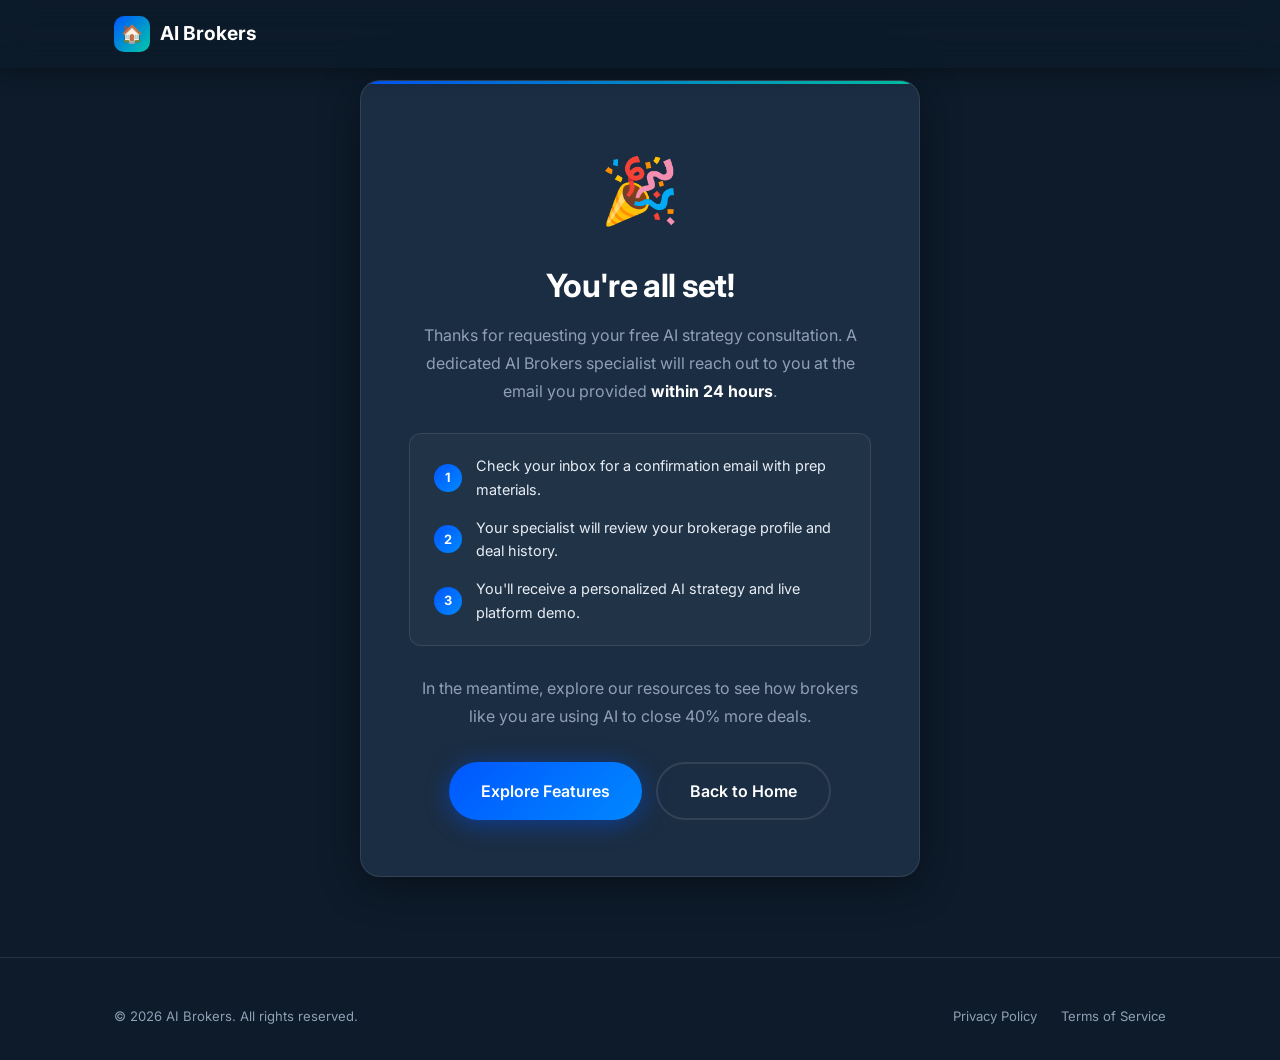
<file: thank-you.html>
<!DOCTYPE html>
<html lang="en">
<head>
  <meta charset="UTF-8" />
  <meta name="viewport" content="width=device-width, initial-scale=1.0" />
  <title>Thank You — AI Brokers</title>
  <meta name="description" content="Thanks for reaching out! An AI Brokers specialist will contact you within 24 hours." />
  <meta name="robots" content="noindex" />

  <link rel="icon" href="data:image/svg+xml,<svg xmlns='http://www.w3.org/2000/svg' viewBox='0 0 32 32'><rect width='32' height='32' rx='8' fill='%230057FF'/><text x='16' y='22' font-size='16' text-anchor='middle' fill='white'>🏠</text></svg>" />

  <link rel="preconnect" href="https://fonts.googleapis.com" />
  <link rel="preconnect" href="https://fonts.gstatic.com" crossorigin />
  <link href="https://fonts.googleapis.com/css2?family=Inter:wght@400;500;600;700;800&display=swap" rel="stylesheet" />

  <link rel="stylesheet" href="styles.css" />

  <style>
    /* Page-specific overrides */
    body { display: flex; flex-direction: column; min-height: 100vh; }
    main { flex: 1; display: flex; align-items: center; justify-content: center; padding: 80px 24px; }
    .ty-card {
      background: var(--dark-mid);
      border: 1px solid var(--border);
      border-radius: 20px;
      padding: 56px 48px;
      max-width: 560px;
      width: 100%;
      text-align: center;
      box-shadow: var(--shadow);
      position: relative;
      overflow: hidden;
    }
    .ty-card::before {
      content: '';
      position: absolute;
      top: 0; left: 0; right: 0;
      height: 3px;
      background: linear-gradient(90deg, var(--primary), var(--accent));
    }
    .ty-icon {
      font-size: 4rem;
      margin-bottom: 24px;
      display: block;
      animation: pop 0.5s cubic-bezier(0.34,1.56,0.64,1) forwards;
    }
    @keyframes pop {
      from { transform: scale(0); opacity: 0; }
      to   { transform: scale(1); opacity: 1; }
    }
    .ty-card h1 {
      font-size: 2rem;
      color: var(--white);
      margin-bottom: 16px;
    }
    .ty-card p {
      color: var(--text-muted);
      font-size: 1rem;
      line-height: 1.75;
      margin-bottom: 12px;
    }
    .ty-steps {
      text-align: left;
      background: rgba(255,255,255,0.03);
      border: 1px solid var(--border);
      border-radius: 12px;
      padding: 20px 24px;
      margin: 28px 0;
      display: flex;
      flex-direction: column;
      gap: 14px;
    }
    .ty-step {
      display: flex;
      align-items: center;
      gap: 14px;
      font-size: 0.9rem;
      color: var(--text);
    }
    .ty-step .step-dot {
      width: 28px; height: 28px;
      flex-shrink: 0;
      background: linear-gradient(135deg, var(--primary), #0088FF);
      border-radius: 50%;
      display: flex; align-items: center; justify-content: center;
      font-size: 0.8rem;
      font-weight: 700;
      color: var(--white);
    }
    .ty-actions { display: flex; gap: 14px; justify-content: center; flex-wrap: wrap; margin-top: 32px; }
    @media (max-width: 520px) {
      .ty-card { padding: 40px 24px; }
    }
  </style>
</head>
<body>

  <!-- Minimal navbar -->
  <nav class="navbar scrolled" role="navigation" aria-label="Main navigation">
    <div class="container">
      <a href="index.html" class="nav-logo" aria-label="AI Brokers Home">
        <div class="logo-icon" aria-hidden="true">🏠</div>
        <span>AI Brokers</span>
      </a>
    </div>
  </nav>

  <main>
    <div class="ty-card" role="main">
      <span class="ty-icon" aria-hidden="true">🎉</span>

      <h1>You're all set!</h1>

      <p>
        Thanks for requesting your free AI strategy consultation.
        A dedicated AI Brokers specialist will reach out to you
        at the email you provided <strong style="color:var(--white)">within 24 hours</strong>.
      </p>

      <div class="ty-steps" aria-label="What happens next">
        <div class="ty-step">
          <div class="step-dot" aria-hidden="true">1</div>
          <span>Check your inbox for a confirmation email with prep materials.</span>
        </div>
        <div class="ty-step">
          <div class="step-dot" aria-hidden="true">2</div>
          <span>Your specialist will review your brokerage profile and deal history.</span>
        </div>
        <div class="ty-step">
          <div class="step-dot" aria-hidden="true">3</div>
          <span>You'll receive a personalized AI strategy and live platform demo.</span>
        </div>
      </div>

      <p>
        In the meantime, explore our resources to see how brokers like you
        are using AI to close 40% more deals.
      </p>

      <div class="ty-actions">
        <a href="index.html#features" class="btn btn-primary">Explore Features</a>
        <a href="index.html" class="btn btn-outline">Back to Home</a>
      </div>
    </div>
  </main>

  <!-- Footer -->
  <footer class="footer" role="contentinfo">
    <div class="container">
      <div class="footer-bottom" style="border-top:none; padding-top:0;">
        <p>© 2026 AI Brokers. All rights reserved.</p>
        <div class="footer-links" role="list">
          <a href="index.html#privacy" role="listitem">Privacy Policy</a>
          <a href="index.html" role="listitem">Terms of Service</a>
        </div>
      </div>
    </div>
  </footer>

</body>
</html>
</file>
<file: styles.css>
/* =========================================
   AI BROKERS FUNNEL — Global Styles
   ========================================= */

*, *::before, *::after {
  box-sizing: border-box;
  margin: 0;
  padding: 0;
}

:root {
  --primary:      #0057FF;
  --primary-dark: #0040CC;
  --accent:       #00C9A7;
  --dark:         #0D1B2A;
  --dark-mid:     #1A2D42;
  --text:         #E8EDF4;
  --text-muted:   #8FA0B5;
  --white:        #FFFFFF;
  --border:       rgba(255,255,255,0.10);
  --card-bg:      rgba(255,255,255,0.04);
  --shadow:       0 8px 40px rgba(0,0,0,0.40);
  --radius:       14px;
  --font:         'Inter', system-ui, -apple-system, sans-serif;
}

html { scroll-behavior: smooth; }

body {
  font-family: var(--font);
  background: var(--dark);
  color: var(--text);
  line-height: 1.65;
  overflow-x: hidden;
}

a { color: inherit; text-decoration: none; }
img { display: block; max-width: 100%; }

/* ── Layout helpers ─────────────────────── */
.container {
  width: 100%;
  max-width: 1100px;
  margin-inline: auto;
  padding-inline: 24px;
}

.section { padding-block: 96px; }
.section-sm { padding-block: 64px; }

.text-center { text-align: center; }

/* ── Typography ─────────────────────────── */
h1, h2, h3, h4 {
  line-height: 1.2;
  font-weight: 700;
  letter-spacing: -0.02em;
}

.eyebrow {
  display: inline-block;
  font-size: 0.78rem;
  font-weight: 600;
  letter-spacing: 0.12em;
  text-transform: uppercase;
  color: var(--accent);
  margin-bottom: 14px;
}

.headline {
  font-size: clamp(2rem, 5vw, 3.25rem);
  color: var(--white);
}

.headline span {
  background: linear-gradient(90deg, var(--primary) 0%, var(--accent) 100%);
  -webkit-background-clip: text;
  -webkit-text-fill-color: transparent;
  background-clip: text;
}

.subheadline {
  font-size: clamp(1rem, 2vw, 1.2rem);
  color: var(--text-muted);
  max-width: 640px;
  margin-inline: auto;
  margin-top: 18px;
}

/* ── Buttons ────────────────────────────── */
.btn {
  display: inline-flex;
  align-items: center;
  gap: 8px;
  padding: 14px 32px;
  border-radius: 50px;
  font-size: 1rem;
  font-weight: 600;
  cursor: pointer;
  transition: transform 0.15s ease, box-shadow 0.15s ease, opacity 0.15s ease;
  border: none;
}

.btn:hover  { transform: translateY(-2px); }
.btn:active { transform: translateY(0); }

.btn-primary {
  background: linear-gradient(135deg, var(--primary) 0%, #0088FF 100%);
  color: var(--white);
  box-shadow: 0 4px 24px rgba(0,87,255,0.45);
}
.btn-primary:hover { box-shadow: 0 8px 32px rgba(0,87,255,0.60); }

.btn-outline {
  background: transparent;
  color: var(--white);
  border: 2px solid var(--border);
}
.btn-outline:hover { border-color: var(--primary); color: var(--primary); }

.btn-accent {
  background: linear-gradient(135deg, var(--accent) 0%, #00E5C0 100%);
  color: var(--dark);
  box-shadow: 0 4px 24px rgba(0,201,167,0.40);
}
.btn-accent:hover { box-shadow: 0 8px 32px rgba(0,201,167,0.55); }

.btn-lg { padding: 18px 44px; font-size: 1.1rem; }

/* ── Navbar ─────────────────────────────── */
.navbar {
  position: fixed;
  top: 0; left: 0; right: 0;
  z-index: 100;
  padding: 16px 0;
  transition: background 0.3s ease, box-shadow 0.3s ease;
}

.navbar.scrolled {
  background: rgba(13,27,42,0.92);
  backdrop-filter: blur(16px);
  box-shadow: 0 2px 24px rgba(0,0,0,0.40);
}

.navbar .container {
  display: flex;
  align-items: center;
  justify-content: space-between;
}

.nav-logo {
  display: flex;
  align-items: center;
  gap: 10px;
  font-size: 1.2rem;
  font-weight: 700;
  color: var(--white);
}

.nav-logo .logo-icon {
  width: 36px; height: 36px;
  background: linear-gradient(135deg, var(--primary), var(--accent));
  border-radius: 10px;
  display: flex; align-items: center; justify-content: center;
  font-size: 1.1rem;
}

.nav-links {
  display: flex;
  align-items: center;
  gap: 32px;
  list-style: none;
}

.nav-links a {
  font-size: 0.9rem;
  font-weight: 500;
  color: var(--text-muted);
  transition: color 0.2s;
}
.nav-links a:hover { color: var(--white); }

.nav-cta { margin-left: 16px; }

.nav-toggle {
  display: none;
  flex-direction: column;
  gap: 5px;
  cursor: pointer;
  background: none;
  border: none;
  padding: 4px;
}
.nav-toggle span {
  display: block;
  width: 24px; height: 2px;
  background: var(--text);
  border-radius: 2px;
  transition: all 0.3s ease;
}

/* ── Hero ───────────────────────────────── */
.hero {
  min-height: 100vh;
  display: flex;
  align-items: center;
  position: relative;
  padding-top: 80px;
  overflow: hidden;
}

.hero-bg {
  position: absolute;
  inset: 0;
  background:
    radial-gradient(ellipse 80% 60% at 50% -10%, rgba(0,87,255,0.18) 0%, transparent 70%),
    radial-gradient(ellipse 40% 50% at 90% 80%, rgba(0,201,167,0.10) 0%, transparent 60%);
  pointer-events: none;
}

.hero-grid {
  display: grid;
  grid-template-columns: 1fr 1fr;
  gap: 64px;
  align-items: center;
}

.hero-badge {
  display: inline-flex;
  align-items: center;
  gap: 8px;
  background: rgba(0,87,255,0.12);
  border: 1px solid rgba(0,87,255,0.30);
  border-radius: 50px;
  padding: 6px 16px;
  font-size: 0.82rem;
  font-weight: 600;
  color: #6BA8FF;
  margin-bottom: 24px;
}

.hero-badge .dot {
  width: 6px; height: 6px;
  border-radius: 50%;
  background: var(--accent);
  animation: pulse 2s infinite;
}

@keyframes pulse {
  0%, 100% { opacity: 1; transform: scale(1); }
  50% { opacity: 0.5; transform: scale(1.4); }
}

.hero-title {
  font-size: clamp(2.4rem, 5vw, 3.8rem);
  color: var(--white);
  margin-bottom: 20px;
}

.hero-title span {
  background: linear-gradient(90deg, var(--primary) 0%, var(--accent) 100%);
  -webkit-background-clip: text;
  -webkit-text-fill-color: transparent;
  background-clip: text;
}

.hero-desc {
  font-size: 1.1rem;
  color: var(--text-muted);
  margin-bottom: 36px;
  max-width: 500px;
}

.hero-actions {
  display: flex;
  gap: 16px;
  flex-wrap: wrap;
  margin-bottom: 48px;
}

.hero-stats {
  display: flex;
  gap: 32px;
  flex-wrap: wrap;
}

.stat { display: flex; flex-direction: column; }
.stat-number {
  font-size: 1.6rem;
  font-weight: 700;
  color: var(--white);
}
.stat-label { font-size: 0.82rem; color: var(--text-muted); }

/* Hero visual card */
.hero-visual {
  position: relative;
  display: flex;
  justify-content: center;
  align-items: center;
}

.dashboard-card {
  background: var(--dark-mid);
  border: 1px solid var(--border);
  border-radius: var(--radius);
  padding: 28px;
  width: 100%;
  max-width: 400px;
  box-shadow: var(--shadow);
  position: relative;
  overflow: hidden;
}

.dashboard-card::before {
  content: '';
  position: absolute;
  top: 0; left: 0; right: 0;
  height: 3px;
  background: linear-gradient(90deg, var(--primary), var(--accent));
}

.card-header {
  display: flex;
  align-items: center;
  gap: 10px;
  margin-bottom: 24px;
  color: var(--text-muted);
  font-size: 0.85rem;
  font-weight: 500;
}

.card-header .icon { font-size: 1.2rem; }

.metric-row {
  display: flex;
  justify-content: space-between;
  align-items: center;
  padding: 12px 0;
  border-bottom: 1px solid var(--border);
}
.metric-row:last-child { border-bottom: none; }

.metric-label { font-size: 0.85rem; color: var(--text-muted); }
.metric-value { font-size: 1rem; font-weight: 600; color: var(--white); }
.metric-change {
  font-size: 0.75rem;
  font-weight: 600;
  padding: 2px 8px;
  border-radius: 50px;
}
.metric-change.up { background: rgba(0,201,167,0.12); color: var(--accent); }
.metric-change.down { background: rgba(255,80,80,0.12); color: #FF6060; }

.progress-bar-wrap {
  margin-top: 20px;
}
.progress-label {
  display: flex;
  justify-content: space-between;
  font-size: 0.8rem;
  color: var(--text-muted);
  margin-bottom: 8px;
}
.progress-bar {
  height: 8px;
  background: var(--border);
  border-radius: 50px;
  overflow: hidden;
}
.progress-fill {
  height: 100%;
  border-radius: 50px;
  background: linear-gradient(90deg, var(--primary), var(--accent));
  transition: width 1.5s ease;
}

/* Floating badges on hero */
.float-badge {
  position: absolute;
  background: var(--dark-mid);
  border: 1px solid var(--border);
  border-radius: 12px;
  padding: 10px 16px;
  font-size: 0.8rem;
  font-weight: 600;
  display: flex;
  align-items: center;
  gap: 8px;
  white-space: nowrap;
  animation: float 3s ease-in-out infinite;
  box-shadow: var(--shadow);
}
.float-badge .emoji { font-size: 1.1rem; }

.float-badge-1 {
  top: 20px; right: -20px;
  animation-delay: 0s;
}
.float-badge-2 {
  bottom: 40px; left: -20px;
  animation-delay: 1.5s;
}

@keyframes float {
  0%, 100% { transform: translateY(0); }
  50% { transform: translateY(-8px); }
}

/* ── Trust bar ──────────────────────────── */
.trust-bar {
  border-top: 1px solid var(--border);
  border-bottom: 1px solid var(--border);
  padding-block: 20px;
}

.trust-inner {
  display: flex;
  align-items: center;
  gap: 16px;
  justify-content: center;
  flex-wrap: wrap;
}

.trust-label {
  font-size: 0.8rem;
  color: var(--text-muted);
  font-weight: 500;
  white-space: nowrap;
}

.trust-logos {
  display: flex;
  align-items: center;
  gap: 32px;
  flex-wrap: wrap;
  justify-content: center;
}

.trust-logo {
  font-size: 0.85rem;
  font-weight: 600;
  color: var(--text-muted);
  opacity: 0.7;
  letter-spacing: 0.05em;
  transition: opacity 0.2s;
}
.trust-logo:hover { opacity: 1; color: var(--white); }

/* ── Features ───────────────────────────── */
.features-grid {
  display: grid;
  grid-template-columns: repeat(auto-fit, minmax(280px, 1fr));
  gap: 24px;
  margin-top: 56px;
}

.feature-card {
  background: var(--card-bg);
  border: 1px solid var(--border);
  border-radius: var(--radius);
  padding: 32px;
  transition: border-color 0.2s, transform 0.2s, box-shadow 0.2s;
  position: relative;
  overflow: hidden;
}

.feature-card::before {
  content: '';
  position: absolute;
  inset: 0;
  background: linear-gradient(135deg, rgba(0,87,255,0.05) 0%, transparent 60%);
  opacity: 0;
  transition: opacity 0.3s;
}

.feature-card:hover {
  border-color: rgba(0,87,255,0.40);
  transform: translateY(-4px);
  box-shadow: 0 16px 48px rgba(0,0,0,0.30);
}
.feature-card:hover::before { opacity: 1; }

.feature-icon {
  width: 52px; height: 52px;
  background: rgba(0,87,255,0.12);
  border-radius: 14px;
  display: flex;
  align-items: center;
  justify-content: center;
  font-size: 1.5rem;
  margin-bottom: 20px;
  position: relative;
  z-index: 1;
}

.feature-card h3 {
  font-size: 1.1rem;
  margin-bottom: 10px;
  color: var(--white);
  position: relative;
  z-index: 1;
}

.feature-card p {
  font-size: 0.9rem;
  color: var(--text-muted);
  position: relative;
  z-index: 1;
}

/* ── How it works ───────────────────────── */
.how-bg {
  background: var(--dark-mid);
  border-radius: 24px;
  padding: 72px 48px;
  position: relative;
  overflow: hidden;
}

.how-bg::before {
  content: '';
  position: absolute;
  top: -50%; right: -20%;
  width: 600px; height: 600px;
  border-radius: 50%;
  background: radial-gradient(circle, rgba(0,87,255,0.08) 0%, transparent 70%);
  pointer-events: none;
}

.steps-grid {
  display: grid;
  grid-template-columns: repeat(auto-fit, minmax(200px, 1fr));
  gap: 40px;
  margin-top: 56px;
  position: relative;
}

.steps-grid::before {
  content: '';
  position: absolute;
  top: 28px;
  left: 14%;
  right: 14%;
  height: 2px;
  background: linear-gradient(90deg, var(--primary), var(--accent));
  opacity: 0.25;
}

.step {
  display: flex;
  flex-direction: column;
  align-items: center;
  text-align: center;
  position: relative;
}

.step-number {
  width: 56px; height: 56px;
  border-radius: 50%;
  background: linear-gradient(135deg, var(--primary), #0088FF);
  display: flex;
  align-items: center;
  justify-content: center;
  font-size: 1.1rem;
  font-weight: 700;
  color: var(--white);
  margin-bottom: 20px;
  box-shadow: 0 0 0 8px rgba(0,87,255,0.12);
  position: relative;
  z-index: 1;
}

.step h3 {
  font-size: 1rem;
  margin-bottom: 8px;
  color: var(--white);
}

.step p {
  font-size: 0.875rem;
  color: var(--text-muted);
}

/* ── Testimonials ───────────────────────── */
.testimonials-grid {
  display: grid;
  grid-template-columns: repeat(auto-fit, minmax(280px, 1fr));
  gap: 24px;
  margin-top: 56px;
}

.testimonial-card {
  background: var(--card-bg);
  border: 1px solid var(--border);
  border-radius: var(--radius);
  padding: 28px;
  transition: border-color 0.2s;
}
.testimonial-card:hover { border-color: rgba(0,87,255,0.35); }

.stars {
  color: #FFC654;
  font-size: 0.9rem;
  letter-spacing: 2px;
  margin-bottom: 16px;
}

.testimonial-card blockquote {
  font-size: 0.95rem;
  color: var(--text);
  margin-bottom: 20px;
  line-height: 1.7;
}

.testimonial-author {
  display: flex;
  align-items: center;
  gap: 12px;
}

.avatar {
  width: 40px; height: 40px;
  border-radius: 50%;
  display: flex;
  align-items: center;
  justify-content: center;
  font-size: 1.2rem;
  font-weight: 700;
  color: var(--white);
  flex-shrink: 0;
}

.author-info .name {
  font-size: 0.9rem;
  font-weight: 600;
  color: var(--white);
}
.author-info .title {
  font-size: 0.78rem;
  color: var(--text-muted);
}

/* ── Lead form section ──────────────────── */
.lead-section {
  position: relative;
  overflow: hidden;
}

.lead-section::before {
  content: '';
  position: absolute;
  inset: 0;
  background: radial-gradient(ellipse 70% 60% at 50% 50%, rgba(0,87,255,0.10) 0%, transparent 70%);
  pointer-events: none;
}

.lead-box {
  max-width: 640px;
  margin-inline: auto;
  background: var(--dark-mid);
  border: 1px solid var(--border);
  border-radius: 20px;
  padding: 48px 40px;
  box-shadow: var(--shadow);
  position: relative;
}

.lead-box::before {
  content: '';
  position: absolute;
  top: 0; left: 0; right: 0;
  height: 3px;
  background: linear-gradient(90deg, var(--primary), var(--accent));
  border-radius: 20px 20px 0 0;
}

.form-grid {
  display: grid;
  grid-template-columns: 1fr 1fr;
  gap: 16px;
  margin-top: 32px;
}

.form-group {
  display: flex;
  flex-direction: column;
  gap: 6px;
}

.form-group.full { grid-column: 1 / -1; }

.form-group label {
  font-size: 0.82rem;
  font-weight: 600;
  color: var(--text-muted);
  text-transform: uppercase;
  letter-spacing: 0.06em;
}

.form-group input,
.form-group select,
.form-group textarea {
  background: rgba(255,255,255,0.04);
  border: 1px solid var(--border);
  border-radius: 10px;
  padding: 12px 16px;
  color: var(--white);
  font-size: 0.95rem;
  font-family: var(--font);
  outline: none;
  transition: border-color 0.2s, box-shadow 0.2s;
  width: 100%;
}

.form-group input::placeholder,
.form-group textarea::placeholder { color: var(--text-muted); }

.form-group input:focus,
.form-group select:focus,
.form-group textarea:focus {
  border-color: var(--primary);
  box-shadow: 0 0 0 3px rgba(0,87,255,0.18);
}

.form-group select option { background: var(--dark-mid); }

.form-group textarea { min-height: 100px; resize: vertical; }

.form-group.error input,
.form-group.error select,
.form-group.error textarea {
  border-color: #FF6060;
  box-shadow: 0 0 0 3px rgba(255,96,96,0.15);
}

.form-error-msg {
  font-size: 0.78rem;
  color: #FF8080;
  display: none;
}
.form-group.error .form-error-msg { display: block; }

.form-submit {
  grid-column: 1 / -1;
  margin-top: 8px;
}

.form-submit .btn {
  width: 100%;
  justify-content: center;
  padding-block: 16px;
  font-size: 1rem;
}

.form-disclaimer {
  text-align: center;
  font-size: 0.78rem;
  color: var(--text-muted);
  margin-top: 16px;
}

/* ── Privacy notices & checkbox ─────────── */
.checkbox-group {
  display: flex;
  align-items: flex-start;
  gap: 10px;
  grid-column: 1 / -1;
}

.checkbox-group input[type="checkbox"] {
  width: 18px; height: 18px;
  flex-shrink: 0;
  accent-color: var(--primary);
  cursor: pointer;
  margin-top: 2px;
}

.checkbox-group label {
  font-size: 0.82rem;
  color: var(--text-muted);
  text-transform: none;
  letter-spacing: normal;
  font-weight: 400;
  cursor: pointer;
}

.checkbox-group label a { color: var(--primary); }
.checkbox-group label a:hover { text-decoration: underline; }

/* ── Success state ──────────────────────── */
.form-success {
  display: none;
  text-align: center;
  padding: 32px;
}

.form-success .checkmark {
  width: 72px; height: 72px;
  background: rgba(0,201,167,0.12);
  border-radius: 50%;
  display: flex;
  align-items: center;
  justify-content: center;
  font-size: 2rem;
  margin: 0 auto 24px;
  animation: pop 0.4s cubic-bezier(0.34,1.56,0.64,1) forwards;
}

@keyframes pop {
  from { transform: scale(0); opacity: 0; }
  to   { transform: scale(1); opacity: 1; }
}

.form-success h3 { font-size: 1.4rem; color: var(--white); margin-bottom: 12px; }
.form-success p  { color: var(--text-muted); font-size: 0.95rem; }

/* ── FAQ ────────────────────────────────── */
.faq-list { margin-top: 48px; max-width: 720px; margin-inline: auto; }

.faq-item {
  border-bottom: 1px solid var(--border);
}

.faq-question {
  width: 100%;
  background: none;
  border: none;
  color: var(--white);
  font-family: var(--font);
  font-size: 0.95rem;
  font-weight: 600;
  text-align: left;
  padding: 20px 0;
  cursor: pointer;
  display: flex;
  justify-content: space-between;
  align-items: center;
  gap: 16px;
}

.faq-question .faq-icon {
  flex-shrink: 0;
  width: 24px; height: 24px;
  border-radius: 50%;
  border: 1px solid var(--border);
  display: flex;
  align-items: center;
  justify-content: center;
  font-size: 0.9rem;
  color: var(--text-muted);
  transition: all 0.2s;
}

.faq-question.open .faq-icon {
  background: var(--primary);
  border-color: var(--primary);
  color: var(--white);
  transform: rotate(45deg);
}

.faq-answer {
  max-height: 0;
  overflow: hidden;
  transition: max-height 0.35s ease, padding 0.35s ease;
  font-size: 0.9rem;
  color: var(--text-muted);
}

.faq-answer.open {
  max-height: 300px;
  padding-bottom: 20px;
}

/* ── CTA Banner ─────────────────────────── */
.cta-banner {
  background: linear-gradient(135deg, var(--primary-dark) 0%, #003DB8 100%);
  border-radius: 20px;
  padding: 64px 48px;
  text-align: center;
  position: relative;
  overflow: hidden;
}

.cta-banner::before {
  content: '';
  position: absolute;
  top: -60%; left: -20%;
  width: 500px; height: 500px;
  border-radius: 50%;
  background: rgba(255,255,255,0.04);
  pointer-events: none;
}

.cta-banner h2 {
  font-size: clamp(1.8rem, 4vw, 2.8rem);
  color: var(--white);
  margin-bottom: 16px;
}

.cta-banner p {
  color: rgba(255,255,255,0.7);
  font-size: 1.05rem;
  margin-bottom: 32px;
  max-width: 520px;
  margin-inline: auto;
}

.cta-actions { display: flex; gap: 16px; justify-content: center; flex-wrap: wrap; }

/* ── Footer ─────────────────────────────── */
.footer {
  border-top: 1px solid var(--border);
  padding-block: 48px 32px;
}

.footer-grid {
  display: grid;
  grid-template-columns: 2fr 1fr 1fr 1fr;
  gap: 48px;
  margin-bottom: 48px;
}

.footer-brand p {
  font-size: 0.875rem;
  color: var(--text-muted);
  margin-top: 12px;
  max-width: 260px;
  line-height: 1.7;
}

.footer-col h4 {
  font-size: 0.82rem;
  font-weight: 600;
  text-transform: uppercase;
  letter-spacing: 0.1em;
  color: var(--text-muted);
  margin-bottom: 16px;
}

.footer-col ul { list-style: none; display: flex; flex-direction: column; gap: 10px; }

.footer-col a {
  font-size: 0.875rem;
  color: var(--text-muted);
  transition: color 0.2s;
}
.footer-col a:hover { color: var(--white); }

.footer-bottom {
  border-top: 1px solid var(--border);
  padding-top: 24px;
  display: flex;
  justify-content: space-between;
  align-items: center;
  flex-wrap: wrap;
  gap: 12px;
}

.footer-bottom p { font-size: 0.82rem; color: var(--text-muted); }

.footer-links {
  display: flex;
  gap: 24px;
}
.footer-links a { font-size: 0.82rem; color: var(--text-muted); }
.footer-links a:hover { color: var(--white); }

/* ── Scroll-reveal animations ───────────── */
.reveal {
  opacity: 0;
  transform: translateY(28px);
  transition: opacity 0.6s ease, transform 0.6s ease;
}
.reveal.visible {
  opacity: 1;
  transform: translateY(0);
}

/* ── Notification toast ─────────────────── */
.toast {
  position: fixed;
  bottom: 24px;
  right: 24px;
  background: var(--dark-mid);
  border: 1px solid var(--border);
  border-radius: 12px;
  padding: 14px 20px;
  display: flex;
  align-items: center;
  gap: 12px;
  box-shadow: var(--shadow);
  z-index: 200;
  transform: translateY(80px);
  opacity: 0;
  transition: transform 0.4s cubic-bezier(0.34,1.56,0.64,1), opacity 0.4s ease;
  pointer-events: none;
  max-width: 320px;
}
.toast.show { transform: translateY(0); opacity: 1; pointer-events: auto; }
.toast-icon { font-size: 1.3rem; }
.toast-text { font-size: 0.88rem; color: var(--text); }
.toast-text strong { display: block; font-size: 0.85rem; color: var(--white); margin-bottom: 2px; }

/* ── Responsive ─────────────────────────── */
@media (max-width: 900px) {
  .hero-grid { grid-template-columns: 1fr; gap: 48px; }
  .hero-visual { display: none; }
  .footer-grid { grid-template-columns: 1fr 1fr; }
}

@media (max-width: 680px) {
  .section { padding-block: 64px; }

  .nav-links { display: none; }
  .nav-links.mobile-open {
    display: flex;
    flex-direction: column;
    position: fixed;
    top: 64px; left: 0; right: 0;
    background: rgba(13,27,42,0.97);
    backdrop-filter: blur(16px);
    padding: 24px;
    border-bottom: 1px solid var(--border);
    gap: 24px;
    align-items: flex-start;
  }
  .nav-cta { display: none; }
  .nav-toggle { display: flex; }

  .hero-actions { flex-direction: column; }

  .form-grid { grid-template-columns: 1fr; }
  .form-group.full { grid-column: 1; }
  .form-submit { grid-column: 1; }
  .checkbox-group { grid-column: 1; }

  .footer-grid { grid-template-columns: 1fr; }

  .how-bg { padding: 48px 24px; }
  .steps-grid::before { display: none; }

  .lead-box { padding: 32px 24px; }

  .cta-banner { padding: 40px 24px; }
}
</file>
